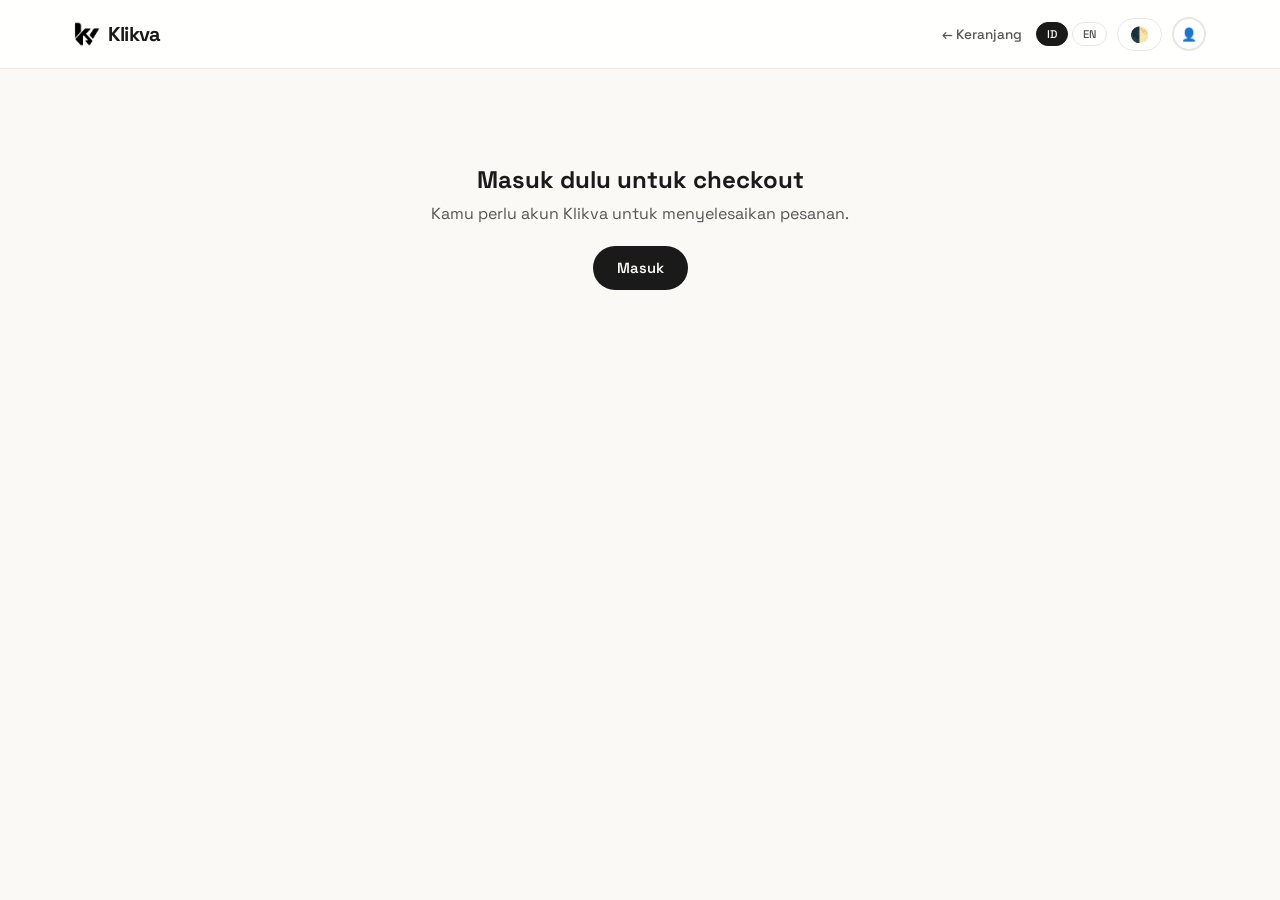
<file: cart.html>
<!DOCTYPE html>
<html lang="id">
<head>
<meta charset="UTF-8">
<meta name="viewport" content="width=device-width, initial-scale=1.0">
<title>Checkout — Klikva</title>
<link rel="icon" type="image/png" href="favicon-klikva.png">
<link href="https://fonts.googleapis.com/css2?family=Space+Grotesk:wght@300;400;500;600;700&display=swap" rel="stylesheet">
<style>
*{margin:0;padding:0;box-sizing:border-box}
:root{--bg:#FAF9F6;--bg-card:#fff;--text:#1A1A1A;--text-secondary:#555;--muted:#6B6B6B;--border:#E8E6E1;--shadow-hover:0 12px 40px rgba(0,0,0,.08);--radius:20px;--font:'Space Grotesk',sans-serif;--nav-bg:rgba(255,255,255,.88);--ok:#059669;--warn:#B45309;--bad:#DC2626}
[data-theme="dark"]{--bg:#121212;--bg-card:#1E1E1E;--text:#EDEDED;--text-secondary:#AAA;--muted:#A0A0A0;--border:#2A2A2A;--shadow-hover:0 12px 40px rgba(0,0,0,.3);--nav-bg:rgba(18,18,18,.92);--ok:#34D399;--warn:#FBBF24;--bad:#F87171}
body{font-family:var(--font);background:var(--bg);color:var(--text);transition:background .3s,color .3s;-webkit-font-smoothing:antialiased;min-height:100vh}
a{text-decoration:none;color:inherit}
button{font-family:inherit;cursor:pointer;border:none;background:none;color:inherit}
input,textarea,select{font-family:inherit}
:focus-visible{outline:2px solid var(--text);outline-offset:2px}
[hidden]{display:none!important}
.sr-only{position:absolute;width:1px;height:1px;overflow:hidden;clip:rect(0 0 0 0);white-space:nowrap}

/* NAV */
.nav{position:sticky;top:0;z-index:50;background:var(--nav-bg);backdrop-filter:blur(20px);-webkit-backdrop-filter:blur(20px);box-shadow:0 1px 0 var(--border)}
.nav-inner{max-width:1180px;margin:0 auto;padding:0 24px;height:68px;display:flex;align-items:center;justify-content:space-between;gap:12px}
.nav-logo{display:flex;align-items:center;gap:8px;font-size:1.25rem;font-weight:800;letter-spacing:-.04em}
.nav-logo-img{width:26px;height:26px;object-fit:contain;filter:invert(1);transition:filter .3s}
[data-theme="dark"] .nav-logo-img{filter:none}
.nav-right{display:flex;align-items:center;gap:10px}
.back-link{font-size:.85rem;font-weight:500;color:var(--text-secondary);padding:8px 4px}
.back-link:hover{color:var(--text)}
.lang-switcher{display:flex;gap:4px}
.lang-btn{border:1px solid var(--border);border-radius:20px;padding:4px 10px;font-size:.7rem;font-weight:500;color:var(--text-secondary)}
.lang-btn.active{background:var(--text);border-color:var(--text);color:var(--bg)}
.theme-btn{border:1.5px solid var(--border);border-radius:50px;padding:6px 12px;font-size:.95rem}
.theme-btn:hover{border-color:var(--text)}
.avatar{width:34px;height:34px;border-radius:50%;border:2px solid var(--border);display:grid;place-items:center;font-size:.8rem;font-weight:700;background:var(--bg-card)}

/* LAYOUT */
.wrap{max-width:1180px;margin:0 auto;padding:36px 24px 72px}
.page-head{margin-bottom:24px}
.page-head h1{font-size:clamp(1.6rem,3vw,2.1rem);font-weight:700;letter-spacing:-.02em}
.page-head p{color:var(--text-secondary);margin-top:6px;font-size:.95rem}
.grid{display:grid;grid-template-columns:minmax(0,1fr) 400px;gap:28px;align-items:start}
.stack{display:flex;flex-direction:column;gap:20px}
.card{background:var(--bg-card);border:1px solid var(--border);border-radius:var(--radius);padding:28px}
.card-head{display:flex;align-items:center;gap:12px;margin-bottom:20px}
.step-n{width:28px;height:28px;border-radius:50%;border:1.5px solid var(--text);display:grid;place-items:center;font-size:.75rem;font-weight:700;flex-shrink:0}
.card-head h2{font-size:1.05rem;font-weight:700;letter-spacing:-.01em}

/* FORM */
.row{display:grid;grid-template-columns:1fr 1fr;gap:14px}
.field{margin-bottom:14px}
.field:last-child{margin-bottom:0}
.field label{display:block;font-size:.78rem;font-weight:600;color:var(--text-secondary);margin-bottom:6px}
.field input,.field textarea{width:100%;padding:12px 14px;background:var(--bg-card);color:var(--text);border:1.5px solid var(--border);border-radius:14px;font-size:.92rem;transition:border-color .2s,box-shadow .2s}
.field textarea{resize:vertical;min-height:84px}
.field input::placeholder,.field textarea::placeholder{color:var(--muted);opacity:.7}
.field input:focus,.field textarea:focus{outline:none;border-color:var(--text);box-shadow:0 0 0 3px color-mix(in srgb,var(--text) 12%,transparent)}
.field input[aria-invalid="true"],.field textarea[aria-invalid="true"]{border-color:var(--bad)}
.err{color:var(--bad);font-size:.75rem;margin-top:5px;font-weight:500}

/* OPTION CARDS */
fieldset{border:0;min-width:0}
.opts{display:flex;flex-direction:column;gap:10px}
.opt{display:flex;align-items:center;gap:14px;padding:14px 16px;border:1.5px solid var(--border);border-radius:16px;cursor:pointer;transition:border-color .2s,background .2s}
.opt:hover{border-color:var(--text)}
.opt.selected{border-color:var(--text);background:var(--bg)}
.opt input{width:18px;height:18px;accent-color:var(--text);flex-shrink:0}
.opt-main{flex:1;min-width:0}
.opt-main b{display:block;font-size:.92rem}
.opt-main small{display:block;font-size:.76rem;color:var(--muted);margin-top:2px}
.opt-price{font-weight:700;font-size:.9rem;white-space:nowrap}
.seg{display:inline-flex;padding:4px;border:1.5px solid var(--border);border-radius:999px;margin-bottom:14px;gap:2px}
.seg label{position:relative;cursor:pointer}
.seg input{position:absolute;opacity:0;inset:0;cursor:pointer}
.seg span{display:block;padding:7px 16px;border-radius:999px;font-size:.82rem;font-weight:600;color:var(--text-secondary);transition:background .2s,color .2s}
.seg input:checked+span{background:var(--text);color:var(--bg)}
.seg input:focus-visible+span{outline:2px solid var(--text);outline-offset:2px}
.sub-label{font-size:.78rem;font-weight:600;color:var(--text-secondary);margin-bottom:8px;display:block}

/* PAYMENT PANEL */
.pay-panel{margin-top:14px;padding:16px;border-radius:16px;background:var(--bg);border:1px solid var(--border);font-size:.88rem}
.pay-panel p{color:var(--text-secondary);line-height:1.55}
.acct{display:flex;align-items:center;justify-content:space-between;gap:12px;padding:10px 0;border-bottom:1px solid var(--border)}
.acct:last-of-type{border-bottom:0}
.acct b{font-size:.85rem}
.acct .num{font-size:1.05rem;font-weight:700;letter-spacing:.06em;font-variant-numeric:tabular-nums}
.acct small{display:block;color:var(--muted);font-size:.74rem}
.copy-btn{border:1.5px solid var(--border);border-radius:999px;padding:5px 12px;font-size:.74rem;font-weight:600;flex-shrink:0}
.copy-btn:hover{border-color:var(--text)}
.qris-img{display:block;width:200px;max-width:100%;border-radius:14px;margin:0 auto 10px;border:1px solid var(--border);background:#fff}

/* SUMMARY */
.summary{position:sticky;top:92px}
.summary h2{font-size:1.05rem;font-weight:700;margin-bottom:16px}
.items{max-height:320px;overflow-y:auto;margin:0 -6px 14px;padding:0 6px}
.line{display:grid;grid-template-columns:56px 1fr auto;gap:12px;padding:12px 0;border-bottom:1px solid var(--border);align-items:start}
.line:last-child{border-bottom:0}
.thumb{width:56px;height:56px;border-radius:14px;background:var(--bg);display:grid;place-items:center;font-size:1.7rem;overflow:hidden}
.thumb img{width:100%;height:100%;object-fit:contain}
.line-name{font-size:.86rem;font-weight:600;line-height:1.3;display:-webkit-box;-webkit-line-clamp:2;-webkit-box-orient:vertical;overflow:hidden}
.line-meta{font-size:.76rem;color:var(--muted);margin-top:3px}
.line-price{font-size:.86rem;font-weight:700;white-space:nowrap}
.tag{display:inline-block;margin-top:5px;font-size:.7rem;font-weight:700;padding:2px 8px;border-radius:999px}
.tag.bad{color:var(--bad);background:color-mix(in srgb,var(--bad) 12%,transparent)}
.tag.warn{color:var(--warn);background:color-mix(in srgb,var(--warn) 14%,transparent)}
.tag-btn{margin-left:6px;font-size:.72rem;font-weight:600;text-decoration:underline;color:var(--text-secondary)}
.line.is-bad .thumb{opacity:.55}
.promo{display:flex;gap:8px;margin-bottom:6px}
.promo input{flex:1;min-width:0;padding:10px 14px;border:1.5px solid var(--border);border-radius:999px;background:var(--bg-card);color:var(--text);font-size:.85rem;text-transform:uppercase}
.promo input::placeholder{text-transform:none;color:var(--muted);opacity:.7}
.promo input:focus{outline:none;border-color:var(--text)}
.promo-msg{font-size:.76rem;min-height:1.1rem;margin:2px 0 12px 4px;font-weight:500}
.promo-msg.ok{color:var(--ok)}.promo-msg.bad{color:var(--bad)}
.totals{border-top:1px solid var(--border);padding-top:14px}
.t-row{display:flex;justify-content:space-between;font-size:.88rem;margin-bottom:10px;color:var(--text-secondary)}
.t-row.disc span:last-child{color:var(--ok);font-weight:600}
.t-row.total{font-size:1.15rem;font-weight:700;color:var(--text);border-top:1px solid var(--border);padding-top:14px;margin:14px 0 0}
.hint{font-size:.78rem;color:var(--bad);text-align:center;margin-top:10px;min-height:1.1rem;font-weight:500}
.edit-cart{display:block;text-align:center;margin-top:10px;font-size:.82rem;color:var(--text-secondary);text-decoration:underline}

/* BUTTONS */
.btn-solid{display:inline-flex;align-items:center;justify-content:center;gap:8px;font-size:.92rem;font-weight:600;color:var(--bg);padding:13px 24px;border-radius:50px;background:var(--text);transition:opacity .2s,transform .2s}
.btn-solid:hover:not(:disabled){opacity:.85;transform:scale(1.02)}
.btn-solid:disabled{opacity:.4;cursor:not-allowed}
.btn-solid.block{width:100%}
.btn-ghost{display:inline-flex;align-items:center;justify-content:center;font-size:.9rem;font-weight:500;padding:12px 22px;border-radius:50px;border:1.5px solid var(--border);transition:border-color .2s}
.btn-ghost:hover{border-color:var(--text)}
.spin{width:14px;height:14px;border:2px solid color-mix(in srgb,var(--bg) 35%,transparent);border-top-color:var(--bg);border-radius:50%;animation:spin .7s linear infinite}
@keyframes spin{to{transform:rotate(360deg)}}

/* BANNERS */
.banner{display:flex;gap:12px;padding:14px 16px;border-radius:16px;border:1px solid;margin-bottom:20px;font-size:.86rem;line-height:1.5}
.banner.bad{border-color:color-mix(in srgb,var(--bad) 40%,transparent);background:color-mix(in srgb,var(--bad) 8%,var(--bg-card))}
.banner.warn{border-color:color-mix(in srgb,var(--warn) 40%,transparent);background:color-mix(in srgb,var(--warn) 8%,var(--bg-card))}
.banner b{display:block;margin-bottom:4px}
.banner.bad b{color:var(--bad)}.banner.warn b{color:var(--warn)}
.banner ul{padding-left:18px}
.banner a{display:inline-block;margin-top:8px;font-weight:600;text-decoration:underline}

/* STATES */
.state{max-width:520px;margin:60px auto;text-align:center}
.state h2{font-size:1.5rem;font-weight:700;margin-bottom:8px}
.state p{color:var(--text-secondary);margin-bottom:22px}
.sk{display:block;height:14px;border-radius:8px;background:linear-gradient(90deg,var(--border),color-mix(in srgb,var(--border) 45%,transparent),var(--border));background-size:200% 100%;animation:sk 1.2s linear infinite}
@keyframes sk{to{background-position:-200% 0}}
.sk-line{display:grid;grid-template-columns:56px 1fr;gap:12px;padding:12px 0}
.sk-line .sk:first-child{height:56px;border-radius:14px}

/* SUCCESS */
.ok-wrap{max-width:680px;margin:0 auto}
.ok-head{text-align:center;margin-bottom:26px}
.ok-icon{width:64px;height:64px;border-radius:50%;background:color-mix(in srgb,var(--ok) 14%,transparent);color:var(--ok);display:grid;place-items:center;margin:0 auto 16px}
.ok-head h1{font-size:1.7rem;font-weight:700;letter-spacing:-.02em}
.ok-head p{color:var(--text-secondary);margin-top:8px;font-size:.95rem}
.kv{display:flex;justify-content:space-between;gap:16px;padding:11px 0;border-bottom:1px solid var(--border);font-size:.9rem}
.kv:last-child{border-bottom:0}
.kv span:first-child{color:var(--text-secondary)}
.kv b{font-weight:700;text-align:right}
.chip{display:inline-block;padding:3px 12px;border-radius:999px;font-size:.76rem;font-weight:700;color:var(--warn);background:color-mix(in srgb,var(--warn) 14%,transparent)}
.chip.ok{color:var(--ok);background:color-mix(in srgb,var(--ok) 14%,transparent)}
.upload{border:2px dashed var(--border);border-radius:16px;padding:18px;text-align:center;margin-top:12px}
.upload img{max-width:100%;max-height:200px;border-radius:12px;margin:10px auto 0;display:block}
.actions{display:flex;gap:10px;flex-wrap:wrap;justify-content:center;margin-top:22px}
.wa{background:#25D366;color:#fff}
.wa:hover{opacity:.9}

/* MOBILE BAR + TOAST */
.mbar{display:none;position:fixed;left:0;right:0;bottom:0;z-index:60;background:var(--nav-bg);backdrop-filter:blur(20px);-webkit-backdrop-filter:blur(20px);border-top:1px solid var(--border);padding:12px 16px;align-items:center;justify-content:space-between;gap:14px}
.mbar small{display:block;font-size:.72rem;color:var(--muted)}
.mbar b{font-size:1.05rem}
.toast{position:fixed;bottom:30px;left:50%;transform:translateX(-50%) translateY(100px);background:#111;color:#fff;padding:13px 24px;border-radius:50px;font-size:.88rem;font-weight:500;z-index:9999;opacity:0;transition:all .45s cubic-bezier(.68,-.55,.265,1.55);pointer-events:none;box-shadow:0 8px 32px rgba(0,0,0,.2);max-width:calc(100vw - 32px);text-align:center}
.toast.show{opacity:1;transform:translateX(-50%)}
.toast.ok{background:#059669}.toast.warn{background:#B45309}.toast.bad{background:#DC2626}

@media(max-width:960px){
  .grid{grid-template-columns:1fr}
  .summary{position:static}
  .mbar{display:flex}
  .wrap{padding-bottom:110px}
  .btn-desktop{display:none}
  .toast{bottom:92px}
}
@media(max-width:560px){
  .row{grid-template-columns:1fr}
  .card{padding:22px 18px}
  .back-link{display:none}
  .nav-inner{padding:0 16px}
  .wrap{padding-left:16px;padding-right:16px}
}
@media(prefers-reduced-motion:reduce){*{animation-duration:.01ms!important;transition-duration:.01ms!important}}
</style>
</head>
<body>

<nav class="nav"><div class="nav-inner">
  <a href="index.html" class="nav-logo"><img src="logo-klikva.png" alt="" class="nav-logo-img">Klikva</a>
  <div class="nav-right">
    <a href="cart.html" class="back-link" data-i18n="back_cart">← Keranjang</a>
    <div class="lang-switcher"><button type="button" class="lang-btn active" data-lang="id">ID</button><button type="button" class="lang-btn" data-lang="en">EN</button></div>
    <button type="button" class="theme-btn" id="themeBtn" data-i18n-aria="theme" aria-label="Ganti tema">🌓</button>
    <div class="avatar" id="avatar" aria-hidden="true">👤</div>
  </div>
</div></nav>

<main class="wrap" id="app">

  <!-- STATE: belum login -->
  <section class="state" id="viewAuth" hidden>
    <h2 data-i18n="auth_title">Masuk dulu untuk checkout</h2>
    <p data-i18n="auth_sub">Kamu perlu akun Klikva untuk menyelesaikan pesanan.</p>
    <a class="btn-solid" href="login.html" data-i18n="auth_btn">Masuk</a>
  </section>

  <!-- STATE: keranjang kosong -->
  <section class="state" id="viewEmpty" hidden>
    <h2 data-i18n="empty_title">Keranjang kamu kosong</h2>
    <p data-i18n="empty_sub">Tambahkan produk dulu sebelum checkout.</p>
    <a class="btn-solid" href="shop.html" data-i18n="empty_btn">Belanja sekarang</a>
  </section>

  <!-- CHECKOUT -->
  <section id="viewCheckout" hidden>
    <div class="page-head">
      <h1 data-i18n="title">Checkout</h1>
      <p data-i18n="sub">Lengkapi data pengiriman dan pilih cara pembayaran.</p>
    </div>
    <div id="alerts"></div>

    <div class="grid">
      <form id="orderForm" class="stack" novalidate autocomplete="on">

        <div class="card">
          <div class="card-head"><span class="step-n">1</span><h2 data-i18n="s1">Pengiriman</h2></div>
          <div class="row">
            <div class="field"><label for="fName" data-i18n="f_name">Nama lengkap</label><input id="fName" type="text" autocomplete="name"><div class="err" id="err-fName" role="alert" hidden></div></div>
            <div class="field"><label for="fEmail" data-i18n="f_email">Email</label><input id="fEmail" type="email" autocomplete="email" inputmode="email"><div class="err" id="err-fEmail" role="alert" hidden></div></div>
          </div>
          <div class="field"><label for="fPhone" data-i18n="f_phone">No. WhatsApp</label><input id="fPhone" type="tel" autocomplete="tel" inputmode="tel" data-i18n-ph="ph_phone" placeholder="0812xxxxxxxx"><div class="err" id="err-fPhone" role="alert" hidden></div></div>
          <div class="field"><label for="fAddress" data-i18n="f_address">Alamat lengkap</label><textarea id="fAddress" autocomplete="street-address" data-i18n-ph="ph_address" placeholder="Nama jalan, nomor rumah, RT/RW..."></textarea><div class="err" id="err-fAddress" role="alert" hidden></div></div>
          <div class="row">
            <div class="field"><label for="fDistrict" data-i18n="f_district">Kecamatan</label><input id="fDistrict" type="text"><div class="err" id="err-fDistrict" role="alert" hidden></div></div>
            <div class="field"><label for="fCity" data-i18n="f_city">Kota</label><input id="fCity" type="text" autocomplete="address-level2"><div class="err" id="err-fCity" role="alert" hidden></div></div>
          </div>
          <div class="field" style="max-width:220px"><label for="fPostal" data-i18n="f_postal">Kode pos</label><input id="fPostal" type="text" inputmode="numeric" maxlength="5" autocomplete="postal-code"><div class="err" id="err-fPostal" role="alert" hidden></div></div>
        </div>

        <div class="card">
          <div class="card-head"><span class="step-n">2</span><h2 data-i18n="s2">Kurir</h2></div>
          <span class="sub-label" data-i18n="c_service">Layanan</span>
          <div class="seg" role="radiogroup" aria-label="Layanan">
            <label><input type="radio" name="ctype" value="reguler" checked><span data-i18n="c_reg">Reguler</span></label>
            <label><input type="radio" name="ctype" value="express"><span data-i18n="c_exp">Express</span></label>
          </div>
          <fieldset><legend class="sr-only" data-i18n="s2">Kurir</legend><div class="opts" id="courierList"></div></fieldset>
        </div>

        <div class="card">
          <div class="card-head"><span class="step-n">3</span><h2 data-i18n="s3">Pembayaran</h2></div>
          <fieldset><legend class="sr-only" data-i18n="s3">Pembayaran</legend><div class="opts" id="payList"></div></fieldset>
          <div class="pay-panel" id="payPanel"></div>
        </div>

        <div class="card">
          <div class="card-head"><span class="step-n">4</span><h2 data-i18n="s4">Catatan (opsional)</h2></div>
          <div class="field"><label for="fNotes" class="sr-only" data-i18n="s4">Catatan</label><textarea id="fNotes" maxlength="300" data-i18n-ph="ph_notes" placeholder="Catatan untuk penjual"></textarea></div>
        </div>
      </form>

      <aside class="card summary" aria-labelledby="sumTitle">
        <h2 id="sumTitle" data-i18n="sum_title">Ringkasan pesanan</h2>
        <div class="items" id="items"></div>

        <div class="promo">
          <input id="promoInput" type="text" autocomplete="off" aria-label="Kode promo" data-i18n-ph="promo_ph" placeholder="WELCOME10 / FREESHIP">
          <button type="button" class="btn-ghost" id="promoBtn" style="padding:9px 18px" data-i18n="promo_apply">Pakai</button>
        </div>
        <div class="promo-msg" id="promoMsg" aria-live="polite"></div>

        <div class="totals" id="totals"></div>
        <button type="button" class="btn-solid block btn-desktop" id="placeBtn" style="margin-top:18px"></button>
        <div class="hint" id="hint" aria-live="polite"></div>
        <a href="cart.html" class="edit-cart" data-i18n="edit_cart">Ubah keranjang</a>
      </aside>
    </div>

    <div class="mbar" id="mbar">
      <div><small data-i18n="sum_total">Total</small><b id="mbTotal">Rp 0</b></div>
      <button type="button" class="btn-solid" id="mbBtn"></button>
    </div>
  </section>

  <!-- SUKSES -->
  <section id="viewSuccess" hidden></section>
</main>

<div class="toast" id="toast" role="status" aria-live="polite"></div>

<script>
/* =====================================================================
   KONFIGURASI  — sesuaikan bagian ini
===================================================================== */
const CONFIG = {
  // Apps Script yang sama dengan shop.html (getProducts) + orders-api.gs
  API_URL: 'https://script.google.com/macros/s/AKfycbxmwYJCnVjqFKD_dMhYsEkxKP4kR4gWyHXUcYXwpMwo990-L2bzgKzGQa5BCBCbd0Tk2w/exec',
  ADMIN_WHATSAPP: '6285335627469',

  // GANTI dengan rekening asli sebelum dipakai pelanggan
  BANK_ACCOUNTS: [
    { bank: 'BCA',     number: '123 456 7890', holder: 'Klikva Indonesia' },
    { bank: 'Mandiri', number: '987 654 3210', holder: 'Klikva Indonesia' },
    { bank: 'BNI',     number: '456 789 0123', holder: 'Klikva Indonesia' }
  ],

  // URL gambar QRIS asli milik toko. Kosong = opsi QRIS disembunyikan.
  QRIS_IMAGE_URL: '',

  // Harus sama dengan OC.COURIERS & OC.PROMOS di orders-api.gs (server yang menentukan total akhir)
  COURIERS: {
    jne:     { name: 'JNE',         regular: 15000, express: 25000, estDays: '2-3' },
    jnt:     { name: 'J&T Express', regular: 12000, express: 22000, estDays: '2-3' },
    sicepat: { name: 'SiCepat',     regular: 10000, express: 20000, estDays: '1-2' }
  },
  PROMOS: {
    WELCOME10: { type: 'percent', value: 10 },
    FREESHIP:  { type: 'free_shipping' }
  }
};

/* =====================================================================
   TERJEMAHAN
===================================================================== */
const I18N = {
  id: {
    theme:'Ganti tema', back_cart:'← Keranjang',
    auth_title:'Masuk dulu untuk checkout', auth_sub:'Kamu perlu akun Klikva untuk menyelesaikan pesanan.', auth_btn:'Masuk',
    empty_title:'Keranjang kamu kosong', empty_sub:'Tambahkan produk dulu sebelum checkout.', empty_btn:'Belanja sekarang',
    title:'Checkout', sub:'Lengkapi data pengiriman dan pilih cara pembayaran.',
    s1:'Pengiriman', s2:'Kurir', s3:'Pembayaran', s4:'Catatan (opsional)',
    f_name:'Nama lengkap', f_email:'Email', f_phone:'No. WhatsApp', f_address:'Alamat lengkap', f_district:'Kecamatan', f_city:'Kota', f_postal:'Kode pos',
    ph_phone:'0812xxxxxxxx', ph_address:'Nama jalan, nomor rumah, RT/RW...', ph_notes:'Catatan untuk penjual, misalnya jam pengiriman',
    e_required:'Wajib diisi', e_email:'Format email tidak valid', e_phone:'Gunakan format 08xxxxxxxxxx', e_postal:'Kode pos terdiri dari 5 angka',
    c_service:'Layanan', c_reg:'Reguler', c_exp:'Express', c_est:'Estimasi {d} hari', c_faster:'Lebih cepat dari reguler',
    p_bank:'Transfer bank', p_bank_sub:'Bukti transfer diunggah setelah pesanan dibuat', p_qris:'QRIS', p_qris_sub:'Scan dengan aplikasi bank atau e-wallet', p_cod:'Bayar di tempat (COD)', p_cod_sub:'Bayar tunai saat paket tiba',
    pay_bank_note:'Transfer ke salah satu rekening di bawah setelah pesanan dibuat.', pay_qris_note:'Kode QRIS ditampilkan setelah pesanan dibuat.', pay_cod_note:'Tidak perlu membayar sekarang. Siapkan uang tunai saat paket tiba.',
    sum_title:'Ringkasan pesanan', sum_subtotal:'Subtotal', sum_shipping:'Ongkir ({c})', sum_discount:'Diskon', sum_total:'Total', qty:'Jml {n}',
    promo_ph:'WELCOME10 / FREESHIP', promo_apply:'Pakai', promo_remove:'Hapus kode', promo_ok:'Kode {code} dipakai', promo_bad:'Kode tidak valid',
    edit_cart:'Ubah keranjang', btn_place:'Buat pesanan', btn_placing:'Memproses...', btn_loading:'Memuat produk...', btn_error:'Produk belum termuat',
    h_blocked:'Perbaiki produk bermasalah untuk melanjutkan',
    st_out:'Stok habis', st_insufficient:'Stok tidak cukup (sisa {n})', st_low:'Stok menipis, sisa {n}', st_missing:'Produk tidak tersedia lagi', rm:'Hapus',
    a_block:'Ada produk yang tidak bisa dipesan', a_low:'Stok hampir habis, segera selesaikan pesanan', a_cart:'Kembali ke keranjang',
    err_products:'Gagal memuat data produk', retry:'Coba lagi',
    t_copied:'Disalin', t_net:'Koneksi bermasalah. Coba lagi.', t_fail:'Gagal membuat pesanan', t_fix:'Lengkapi data yang ditandai', t_proof_ok:'Bukti transfer terkirim', t_proof_big:'Gambar terlalu besar (maks 8 MB)', t_proof_type:'Pilih file gambar', t_stock:'Stok berubah, periksa keranjang',
    ok_title:'Pesanan berhasil dibuat', ok_sub:'Terima kasih sudah berbelanja di Klikva. Konfirmasi dikirim ke {email}.',
    ok_id:'Nomor pesanan', ok_status:'Status', ok_method:'Pembayaran', ok_total:'Total', ok_to_pay:'Total yang harus dibayar',
    ok_bank_hint:'Transfer sesuai total, lalu unggah bukti di bawah.', ok_qris_hint:'Scan QRIS, lalu unggah bukti pembayaran di bawah.', ok_qris_missing:'Kode QRIS belum tersedia. Hubungi kami lewat WhatsApp untuk cara pembayaran.', ok_cod:'Siapkan uang tunai saat paket tiba.',
    ok_proof_title:'Unggah bukti pembayaran', ok_proof_choose:'Pilih gambar', ok_proof_send:'Kirim bukti', ok_proof_sent:'Bukti pembayaran sudah terkirim',
    ok_wa:'Hubungi via WhatsApp', ok_continue:'Lanjut belanja', ok_account:'Lihat akun', copy:'Salin',
    m_bank_transfer:'Transfer bank', m_qris:'QRIS', m_cod:'COD',
    status_waiting_payment:'Menunggu pembayaran', status_waiting_confirm:'Menunggu konfirmasi', status_waiting_verify:'Menunggu verifikasi',
    wa_pay:'Halo Klikva, saya sudah membayar pesanan {id}.\nNama: {name}\nTotal: {total}\nMohon dikonfirmasi.', wa_cod:'Halo Klikva, saya baru membuat pesanan COD {id}.\nNama: {name}\nTotal: {total}'
  },
  en: {
    theme:'Toggle theme', back_cart:'← Cart',
    auth_title:'Sign in to check out', auth_sub:'You need a Klikva account to complete your order.', auth_btn:'Sign in',
    empty_title:'Your cart is empty', empty_sub:'Add some products before checking out.', empty_btn:'Shop now',
    title:'Checkout', sub:'Complete your shipping details and choose how to pay.',
    s1:'Shipping', s2:'Courier', s3:'Payment', s4:'Notes (optional)',
    f_name:'Full name', f_email:'Email', f_phone:'WhatsApp number', f_address:'Full address', f_district:'District', f_city:'City', f_postal:'Postal code',
    ph_phone:'0812xxxxxxxx', ph_address:'Street, house number, neighborhood...', ph_notes:'Note for the seller, e.g. preferred delivery time',
    e_required:'Required', e_email:'Invalid email format', e_phone:'Use the format 08xxxxxxxxxx', e_postal:'Postal code has 5 digits',
    c_service:'Service', c_reg:'Regular', c_exp:'Express', c_est:'Estimated {d} days', c_faster:'Faster than regular',
    p_bank:'Bank transfer', p_bank_sub:'Upload proof after placing the order', p_qris:'QRIS', p_qris_sub:'Scan with your bank or e-wallet app', p_cod:'Cash on delivery (COD)', p_cod_sub:'Pay in cash when the parcel arrives',
    pay_bank_note:'Transfer to one of the accounts below after placing the order.', pay_qris_note:'The QRIS code is shown after you place the order.', pay_cod_note:'No payment needed now. Have cash ready when the parcel arrives.',
    sum_title:'Order summary', sum_subtotal:'Subtotal', sum_shipping:'Shipping ({c})', sum_discount:'Discount', sum_total:'Total', qty:'Qty {n}',
    promo_ph:'WELCOME10 / FREESHIP', promo_apply:'Apply', promo_remove:'Remove code', promo_ok:'Code {code} applied', promo_bad:'Invalid code',
    edit_cart:'Edit cart', btn_place:'Place order', btn_placing:'Processing...', btn_loading:'Loading products...', btn_error:'Products not loaded',
    h_blocked:'Fix the problem items to continue',
    st_out:'Out of stock', st_insufficient:'Not enough stock ({n} left)', st_low:'Low stock, {n} left', st_missing:'No longer available', rm:'Remove',
    a_block:"Some items can't be ordered", a_low:'Stock is running low, complete your order soon', a_cart:'Back to cart',
    err_products:"Couldn't load product data", retry:'Try again',
    t_copied:'Copied', t_net:'Connection problem. Please try again.', t_fail:"Couldn't place the order", t_fix:'Please fix the highlighted fields', t_proof_ok:'Proof of payment sent', t_proof_big:'Image too large (max 8 MB)', t_proof_type:'Choose an image file', t_stock:'Stock changed, please check your cart',
    ok_title:'Order placed', ok_sub:'Thanks for shopping at Klikva. A confirmation was sent to {email}.',
    ok_id:'Order number', ok_status:'Status', ok_method:'Payment', ok_total:'Total', ok_to_pay:'Amount to pay',
    ok_bank_hint:'Transfer the exact total, then upload proof below.', ok_qris_hint:'Scan the QRIS code, then upload proof of payment below.', ok_qris_missing:'The QRIS code is not available yet. Contact us on WhatsApp for payment instructions.', ok_cod:'Have cash ready when the parcel arrives.',
    ok_proof_title:'Upload proof of payment', ok_proof_choose:'Choose image', ok_proof_send:'Send proof', ok_proof_sent:'Proof of payment sent',
    ok_wa:'Contact via WhatsApp', ok_continue:'Continue shopping', ok_account:'My account', copy:'Copy',
    m_bank_transfer:'Bank transfer', m_qris:'QRIS', m_cod:'COD',
    status_waiting_payment:'Awaiting payment', status_waiting_confirm:'Awaiting confirmation', status_waiting_verify:'Awaiting verification',
    wa_pay:'Hello Klikva, I have paid for order {id}.\nName: {name}\nTotal: {total}\nPlease confirm.', wa_cod:'Hello Klikva, I just placed a COD order {id}.\nName: {name}\nTotal: {total}'
  }
};
const STATUS_KEYS = { 'Menunggu Pembayaran':'status_waiting_payment', 'Menunggu Konfirmasi':'status_waiting_confirm', 'Menunggu Verifikasi':'status_waiting_verify' };

/* =====================================================================
   STATE & HELPERS
===================================================================== */
const S = { lang: localStorage.getItem('klikva_lang') === 'en' ? 'en' : 'id', cart: [], products: [], loading: true, productsError: false,
  courier: 'jne', ctype: 'reguler', payment: 'bank_transfer', promo: null, submitting: false, requestId: '', lastOrder: null };

const $  = (s, r = document) => r.querySelector(s);
const $$ = (s, r = document) => Array.from(r.querySelectorAll(s));
const esc = s => String(s == null ? '' : s).replace(/[&<>"']/g, c => ({ '&':'&amp;', '<':'&lt;', '>':'&gt;', '"':'&quot;', "'":'&#39;' }[c]));
const rp  = n => 'Rp ' + (Number(n) || 0).toLocaleString('id-ID');
const t   = (k, v = {}) => { let s = (I18N[S.lang][k] ?? I18N.id[k] ?? k); Object.keys(v).forEach(x => { s = s.split('{' + x + '}').join(v[x]); }); return s; };
const readJSON = (k, fb) => { try { const v = JSON.parse(localStorage.getItem(k)); return v == null ? fb : v; } catch (e) { return fb; } };
const newId = () => (window.crypto && crypto.randomUUID) ? crypto.randomUUID() : 'r' + Date.now() + Math.random().toString(36).slice(2, 10);

let toastTimer;
function toast(msg, type = '') {
  const el = $('#toast'); el.textContent = msg; el.className = 'toast show ' + type;
  clearTimeout(toastTimer); toastTimer = setTimeout(() => { el.className = 'toast'; }, 3200);
}

function applyStaticI18n() {
  document.documentElement.lang = S.lang;
  $$('[data-i18n]').forEach(el => { el.textContent = t(el.dataset.i18n); });
  $$('[data-i18n-ph]').forEach(el => { el.placeholder = t(el.dataset.i18nPh); });
  $$('[data-i18n-aria]').forEach(el => { el.setAttribute('aria-label', t(el.dataset.i18nAria)); });
  $$('.lang-btn').forEach(b => b.classList.toggle('active', b.dataset.lang === S.lang));
}

/* ---------- Produk, keranjang, stok ---------- */
const saveCart = () => localStorage.setItem('klikva_cart', JSON.stringify(S.cart));
const findProduct = id => S.products.find(p => String(p.id) === String(id));

function stockStatus(p, qty) {
  const raw = p.stock;
  if (raw === null || raw === undefined || raw === '') return { status: 'ok' };
  const n = Number(raw);
  if (isNaN(n)) return { status: 'ok' };
  if (n <= 0) return { status: 'out', left: 0 };
  if (qty > n) return { status: 'insufficient', left: n };
  if (n <= 3) return { status: 'low', left: n };
  return { status: 'ok', left: n };
}
function lines() {
  return S.cart.map(it => {
    const p = findProduct(it.id);
    return { it, p, st: p ? stockStatus(p, it.quantity) : { status: 'missing' } };
  });
}
const BAD = ['missing', 'out', 'insufficient'];
const blocking = () => S.loading && !S.products.length ? [] : lines().filter(l => BAD.includes(l.st.status));

function totals() {
  let sub = 0;
  lines().forEach(l => { if (l.p) sub += (Number(l.p.price) || 0) * l.it.quantity; });
  const c = CONFIG.COURIERS[S.courier];
  const ship = sub > 0 ? (S.ctype === 'express' ? c.express : c.regular) : 0;
  let disc = 0;
  if (S.promo) {
    const r = CONFIG.PROMOS[S.promo];
    if (r.type === 'percent') disc = Math.floor(sub * r.value / 100);
    else if (r.type === 'free_shipping') disc = ship;
  }
  disc = Math.min(disc, sub + ship);
  return { sub, ship, disc, total: sub + ship - disc };
}

function reasonText(l) {
  if (l.st.status === 'missing') return t('st_missing');
  if (l.st.status === 'out') return t('st_out');
  if (l.st.status === 'insufficient') return t('st_insufficient', { n: l.st.left });
  return t('st_low', { n: l.st.left });
}
function thumb(p) {
  const img = String((p && p.image) || '');
  return /^(data:|https?:)/.test(img) ? `<img src="${esc(img)}" alt="">` : `<span aria-hidden="true">${esc(img || '📦')}</span>`;
}

/* =====================================================================
   RENDER
===================================================================== */
function renderAlerts() {
  const bad = blocking();
  const low = lines().filter(l => l.st.status === 'low');
  let html = '';
  if (bad.length) {
    html += `<div class="banner bad" role="alert"><div><b>${t('a_block')}</b><ul>${bad.map(l => `<li>${esc(l.p ? l.p.name : '#' + l.it.id)} — ${reasonText(l)}</li>`).join('')}</ul><a href="cart.html">${t('a_cart')}</a></div></div>`;
  } else if (low.length) {
    html += `<div class="banner warn"><div><b>${t('a_low')}</b><ul>${low.map(l => `<li>${esc(l.p.name)} — ${reasonText(l)}</li>`).join('')}</ul></div></div>`;
  }
  $('#alerts').innerHTML = html;
}

function renderCourierList() {
  $('#courierList').innerHTML = Object.entries(CONFIG.COURIERS).map(([k, c]) => {
    const price = S.ctype === 'express' ? c.express : c.regular;
    const sub = S.ctype === 'express' ? t('c_faster') : t('c_est', { d: c.estDays });
    return `<label class="opt${S.courier === k ? ' selected' : ''}"><input type="radio" name="courier" value="${k}"${S.courier === k ? ' checked' : ''}><span class="opt-main"><b>${esc(c.name)}</b><small>${sub}</small></span><span class="opt-price">${rp(price)}</span></label>`;
  }).join('');
}

function paymentOptions() {
  const o = [{ k: 'bank_transfer', n: t('p_bank'), s: t('p_bank_sub') }];
  if (CONFIG.QRIS_IMAGE_URL) o.push({ k: 'qris', n: t('p_qris'), s: t('p_qris_sub') });
  o.push({ k: 'cod', n: t('p_cod'), s: t('p_cod_sub') });
  return o;
}
function renderPayList() {
  const opts = paymentOptions();
  if (!opts.some(o => o.k === S.payment)) S.payment = 'bank_transfer';
  $('#payList').innerHTML = opts.map(o => `<label class="opt${S.payment === o.k ? ' selected' : ''}"><input type="radio" name="payment" value="${o.k}"${S.payment === o.k ? ' checked' : ''}><span class="opt-main"><b>${o.n}</b><small>${o.s}</small></span></label>`).join('');
}

function accountsHtml() {
  return CONFIG.BANK_ACCOUNTS.map(a => `<div class="acct"><div><b>${esc(a.bank)}</b><span class="num">${esc(a.number)}</span><small>a.n. ${esc(a.holder)}</small></div><button type="button" class="copy-btn" data-copy="${esc(a.number.replace(/\s/g, ''))}">${t('copy')}</button></div>`).join('');
}
function renderPayPanel() {
  const el = $('#payPanel');
  if (S.payment === 'bank_transfer') el.innerHTML = `<p>${t('pay_bank_note')}</p>${accountsHtml()}`;
  else if (S.payment === 'qris') el.innerHTML = `<p>${t('pay_qris_note')}</p>`;
  else el.innerHTML = `<p>${t('pay_cod_note')}</p>`;
}

function renderItems() {
  const box = $('#items');
  if (S.productsError) { box.innerHTML = `<div style="text-align:center;padding:18px 0"><p style="color:var(--bad);font-size:.88rem;margin-bottom:12px">${t('err_products')}</p><button type="button" class="btn-ghost" data-act="retry">${t('retry')}</button></div>`; return; }
  if (S.loading && !S.products.length) { box.innerHTML = [1, 2].map(() => `<div class="sk-line"><span class="sk"></span><span><span class="sk" style="width:80%;margin-bottom:10px"></span><span class="sk" style="width:45%"></span></span></div>`).join(''); return; }
  box.innerHTML = lines().map(l => {
    const bad = BAD.includes(l.st.status), low = l.st.status === 'low';
    const name = l.p ? l.p.name : '#' + l.it.id;
    const price = l.p ? rp((Number(l.p.price) || 0) * l.it.quantity) : '—';
    const tag = bad ? `<span class="tag bad">${reasonText(l)}</span>${l.st.status === 'missing' ? `<button type="button" class="tag-btn" data-rm="${esc(l.it.id)}">${t('rm')}</button>` : ''}` : low ? `<span class="tag warn">${reasonText(l)}</span>` : '';
    return `<div class="line${bad ? ' is-bad' : ''}"><div class="thumb">${thumb(l.p)}</div><div><div class="line-name">${esc(name)}</div><div class="line-meta">${t('qty', { n: l.it.quantity })}${l.p ? ' · ' + rp(l.p.price) : ''}</div>${tag}</div><div class="line-price">${price}</div></div>`;
  }).join('');
}

function renderTotals() {
  const x = totals(), c = CONFIG.COURIERS[S.courier];
  const svc = S.ctype === 'express' ? t('c_exp') : t('c_reg');
  $('#totals').innerHTML =
    `<div class="t-row"><span>${t('sum_subtotal')}</span><span>${rp(x.sub)}</span></div>` +
    `<div class="t-row"><span>${t('sum_shipping', { c: esc(c.name) + ' ' + svc })}</span><span>${rp(x.ship)}</span></div>` +
    (x.disc > 0 ? `<div class="t-row disc"><span>${t('sum_discount')}</span><span>-${rp(x.disc)}</span></div>` : '') +
    `<div class="t-row total"><span>${t('sum_total')}</span><span>${rp(x.total)}</span></div>`;
  $('#mbTotal').textContent = rp(x.total);
}

function updateOrderButtons() {
  let label = t('btn_place'), disabled = false, hint = '';
  if (S.submitting) { label = t('btn_placing'); disabled = true; }
  else if (S.productsError) { label = t('btn_error'); disabled = true; }
  else if (S.loading && !S.products.length) { label = t('btn_loading'); disabled = true; }
  else if (blocking().length) { disabled = true; hint = t('h_blocked'); }
  const inner = (S.submitting ? '<span class="spin" aria-hidden="true"></span>' : '') + esc(label);
  ['#placeBtn', '#mbBtn'].forEach(sel => { const b = $(sel); b.innerHTML = inner; b.disabled = disabled; });
  $('#hint').textContent = hint;
}

function renderAll() {
  renderAlerts(); renderCourierList(); renderPayList(); renderPayPanel();
  renderItems(); renderTotals(); updateOrderButtons();
  const pm = $('#promoMsg');
  if (S.promo) { pm.className = 'promo-msg ok'; pm.innerHTML = `${esc(t('promo_ok', { code: S.promo }))} · <button type="button" class="tag-btn" data-act="promo-remove">${t('promo_remove')}</button>`; }
}

/* =====================================================================
   DATA PRODUK
===================================================================== */
async function refreshProducts() {
  const res = await fetch(CONFIG.API_URL + '?action=getProducts');
  const json = await res.json();
  if (!json || !json.success || !Array.isArray(json.data)) throw new Error('bad response');
  S.products = json.data;
  localStorage.setItem('kv_products_cache', JSON.stringify(json.data));   // cache yang sama dengan shop.html
}
async function loadProducts() {
  const cached = readJSON('kv_products_cache', null);
  if (Array.isArray(cached) && cached.length) { S.products = cached; S.loading = false; }
  S.productsError = false;
  renderAll();
  try { await refreshProducts(); } catch (e) { if (!S.products.length) S.productsError = true; }
  S.loading = false;
  renderAll();
}

/* =====================================================================
   FORM & VALIDASI
===================================================================== */
const EMAIL_RE = /^[^\s@]+@[^\s@]+\.[^\s@]{2,}$/;
function normalizePhone(raw) {
  let d = String(raw || '').replace(/[^\d+]/g, '').replace(/^\+/, '');
  if (d.startsWith('62')) d = '0' + d.slice(2);
  else if (d.startsWith('8')) d = '0' + d;
  return /^08\d{8,12}$/.test(d) ? d : '';
}
function setErr(id, key) {
  const el = $('#' + id), box = $('#err-' + id);
  if (key) { el.setAttribute('aria-invalid', 'true'); el.setAttribute('aria-describedby', 'err-' + id); box.textContent = t(key); box.hidden = false; }
  else { el.removeAttribute('aria-invalid'); el.removeAttribute('aria-describedby'); box.textContent = ''; box.hidden = true; }
}
function validateForm() {
  const v = id => ($('#' + id).value || '').trim();
  let first = null;
  const fail = (id, key) => { setErr(id, key); if (!first) first = id; };
  ['fName', 'fEmail', 'fPhone', 'fAddress', 'fDistrict', 'fCity', 'fPostal'].forEach(id => setErr(id, null));
  if (v('fName').length < 2) fail('fName', 'e_required');
  if (!v('fEmail')) fail('fEmail', 'e_required'); else if (!EMAIL_RE.test(v('fEmail'))) fail('fEmail', 'e_email');
  const phone = normalizePhone(v('fPhone'));
  if (!v('fPhone')) fail('fPhone', 'e_required'); else if (!phone) fail('fPhone', 'e_phone');
  if (!v('fAddress')) fail('fAddress', 'e_required');
  if (!v('fDistrict')) fail('fDistrict', 'e_required');
  if (!v('fCity')) fail('fCity', 'e_required');
  if (!v('fPostal')) fail('fPostal', 'e_required'); else if (!/^\d{5}$/.test(v('fPostal'))) fail('fPostal', 'e_postal');
  if (first) { $('#' + first).focus(); return null; }
  return { name: v('fName'), email: v('fEmail').toLowerCase(), phone, address: v('fAddress'), district: v('fDistrict'), city: v('fCity'), postalCode: v('fPostal') };
}
function prefill() {
  const u = readJSON('klikva_user', {}) || {}, p = readJSON('klikva_profile', {}) || {};
  const set = (id, val) => { if (val && !$('#' + id).value) $('#' + id).value = val; };
  set('fName', u.namaLengkap); set('fEmail', u.email); set('fPhone', p.whatsapp || u.whatsapp);
  set('fAddress', p.alamat || u.alamat); set('fDistrict', p.kecamatan || u.kecamatan);
  set('fCity', p.kota || u.kota); set('fPostal', p.kodePos || u.kodePos);
}

/* ---------- Promo ---------- */
function applyPromo() {
  const code = ($('#promoInput').value || '').trim().toUpperCase(), pm = $('#promoMsg');
  if (!code) { S.promo = null; pm.className = 'promo-msg'; pm.textContent = ''; renderTotals(); return; }
  if (!CONFIG.PROMOS[code]) { S.promo = null; pm.className = 'promo-msg bad'; pm.textContent = t('promo_bad'); renderTotals(); return; }
  S.promo = code; $('#promoInput').value = '';
  renderAll();
}

/* =====================================================================
   KIRIM PESANAN
===================================================================== */
async function api(payload) {
  const ctrl = new AbortController(), to = setTimeout(() => ctrl.abort(), 30000);
  try {
    const r = await fetch(CONFIG.API_URL, { method: 'POST', headers: { 'Content-Type': 'text/plain;charset=utf-8' }, body: JSON.stringify(payload), signal: ctrl.signal });
    return await r.json();
  } finally { clearTimeout(to); }
}

async function placeOrder() {
  if (S.submitting || S.loading || S.productsError) return;
  if (blocking().length) { updateOrderButtons(); return; }
  const cust = validateForm();
  if (!cust) { toast(t('t_fix'), 'warn'); return; }
  S.submitting = true; updateOrderButtons();
  const payload = {
    action: 'createOrder', requestId: S.requestId, customer: { ...cust, email: (readJSON('klikva_user', {}) || {}).email || cust.email },
    shipping: { courier: S.courier, type: S.ctype }, payment: S.payment, promo: S.promo,
    notes: ($('#fNotes').value || '').trim(), items: S.cart.map(i => ({ id: i.id, quantity: i.quantity })), lang: S.lang
  };
  try {
    const res = await api(payload);
    if (res && res.success) { onOrderSuccess(res.order, cust); return; }
    S.requestId = newId();                       // gagal definitif: boleh dicoba lagi sebagai permintaan baru
    if (res && res.code === 'STOCK_ISSUE') {
      toast(t('t_stock'), 'warn');
      try { await refreshProducts(); } catch (e) {}
      S.submitting = false; renderAll(); return;
    }
    toast((res && res.message) || t('t_fail'), 'bad');
  } catch (e) {
    toast(t('t_net'), 'bad');                    // requestId dipertahankan agar kirim ulang tidak dobel
  }
  S.submitting = false; updateOrderButtons();
}

function onOrderSuccess(order, cust) {
  // sinkronkan cache stok lokal (dipakai shop.html)
  const cache = readJSON('kv_products_cache', null);
  if (Array.isArray(cache)) {
    S.cart.forEach(i => { const p = cache.find(x => String(x.id) === String(i.id)); if (p && p.stock != null && p.stock !== '') p.stock = Math.max(0, Number(p.stock) - i.quantity); });
    localStorage.setItem('kv_products_cache', JSON.stringify(cache));
  }
  S.cart = []; saveCart();
  S.lastOrder = { order, customer: { name: cust.name, email: cust.email }, proofSent: false };
  sessionStorage.setItem('klikva_last_order', JSON.stringify(S.lastOrder));
  S.submitting = false;
  showView('success'); window.scrollTo({ top: 0, behavior: 'smooth' });
}

/* =====================================================================
   HALAMAN SUKSES
===================================================================== */
function statusLabel(s) { return STATUS_KEYS[s] ? t(STATUS_KEYS[s]) : esc(s); }

function renderSuccess() {
  const { order: o, customer: c, proofSent } = S.lastOrder;
  const needsProof = o.paymentMethod !== 'cod';
  let payBlock = '';
  if (o.paymentMethod === 'bank_transfer') payBlock = `<p style="color:var(--text-secondary);font-size:.88rem;margin-bottom:6px">${t('ok_bank_hint')}</p>${accountsHtml()}`;
  else if (o.paymentMethod === 'qris') payBlock = CONFIG.QRIS_IMAGE_URL ? `<p style="color:var(--text-secondary);font-size:.88rem;margin-bottom:12px">${t('ok_qris_hint')}</p><img class="qris-img" src="${esc(CONFIG.QRIS_IMAGE_URL)}" alt="QRIS">` : `<p style="color:var(--text-secondary);font-size:.88rem">${t('ok_qris_missing')}</p>`;
  else payBlock = `<p style="color:var(--text-secondary);font-size:.88rem">${t('ok_cod')}</p>`;

  const proof = needsProof ? `<div class="card" style="margin-top:20px"><div class="card-head"><h2>${t('ok_proof_title')}</h2></div>${proofSent
    ? `<span class="chip ok">${t('ok_proof_sent')}</span>`
    : `<div class="upload"><input type="file" id="proofFile" accept="image/jpeg,image/png,image/webp" class="sr-only"><label for="proofFile" class="btn-ghost" style="cursor:pointer">${t('ok_proof_choose')}</label><img id="proofPreview" alt="" hidden><div style="margin-top:12px"><button type="button" class="btn-solid" id="proofSend" data-act="proof-send" disabled>${t('ok_proof_send')}</button></div></div>`}</div>` : '';

  const wa = t(o.paymentMethod === 'cod' ? 'wa_cod' : 'wa_pay', { id: o.orderId, name: c.name, total: rp(o.total) });
  $('#viewSuccess').innerHTML = `<div class="ok-wrap">
    <div class="ok-head"><div class="ok-icon" aria-hidden="true"><svg width="30" height="30" viewBox="0 0 24 24" fill="none" stroke="currentColor" stroke-width="2.4" stroke-linecap="round" stroke-linejoin="round"><path d="M5 12.5l4.5 4.5L19 7.5"/></svg></div>
      <h1 tabindex="-1" id="okTitle">${t('ok_title')}</h1><p>${t('ok_sub', { email: esc(c.email) })}</p></div>
    <div class="card">
      <div class="kv"><span>${t('ok_id')}</span><b>${esc(o.orderId)} <button type="button" class="copy-btn" data-copy="${esc(o.orderId)}" style="margin-left:6px">${t('copy')}</button></b></div>
      <div class="kv"><span>${t('ok_status')}</span><b><span class="chip">${statusLabel(o.status)}</span></b></div>
      <div class="kv"><span>${t('ok_method')}</span><b>${t('m_' + o.paymentMethod)}</b></div>
      <div class="kv"><span>${t('sum_subtotal')}</span><b>${rp(o.subtotal)}</b></div>
      <div class="kv"><span>${t('sum_shipping', { c: esc(o.courier) + ' ' + (o.courierType === 'Express' ? t('c_exp') : t('c_reg')) })}</span><b>${rp(o.shipping)}</b></div>
      ${o.discount > 0 ? `<div class="kv"><span>${t('sum_discount')}</span><b style="color:var(--ok)">-${rp(o.discount)}</b></div>` : ''}
      <div class="kv"><span>${o.paymentMethod === 'cod' ? t('ok_total') : t('ok_to_pay')}</span><b style="font-size:1.15rem">${rp(o.total)}</b></div>
    </div>
    <div class="card" style="margin-top:20px">${payBlock}</div>
    ${proof}
    <div class="actions">
      <a class="btn-solid wa" target="_blank" rel="noopener" href="https://wa.me/${CONFIG.ADMIN_WHATSAPP}?text=${encodeURIComponent(wa)}">${t('ok_wa')}</a>
      <a class="btn-ghost" href="shop.html">${t('ok_continue')}</a>
      <a class="btn-ghost" href="dashboard.html">${t('ok_account')}</a>
    </div></div>`;
}

/* ---------- Upload bukti ---------- */
function compressImage(file, maxSide = 1400, quality = 0.8) {
  return new Promise((resolve, reject) => {
    const reader = new FileReader();
    reader.onerror = reject;
    reader.onload = e => {
      const img = new Image();
      img.onerror = reject;
      img.onload = () => {
        let w = img.width, h = img.height;
        const k = Math.min(1, maxSide / Math.max(w, h)); w = Math.round(w * k); h = Math.round(h * k);
        const cv = document.createElement('canvas'); cv.width = w; cv.height = h;
        cv.getContext('2d').drawImage(img, 0, 0, w, h);
        resolve(cv.toDataURL('image/jpeg', quality));
      };
      img.src = e.target.result;
    };
    reader.readAsDataURL(file);
  });
}
let proofData = null;
async function onProofChosen(input) {
  const f = input.files && input.files[0];
  if (!f) return;
  if (!/^image\//.test(f.type)) { toast(t('t_proof_type'), 'warn'); return; }
  if (f.size > 8 * 1024 * 1024) { toast(t('t_proof_big'), 'warn'); return; }
  try {
    proofData = await compressImage(f);
    const pv = $('#proofPreview'); pv.src = proofData; pv.hidden = false;
    $('#proofSend').disabled = false;
  } catch (e) { toast(t('t_proof_type'), 'warn'); }
}
async function sendProof() {
  if (!proofData || !S.lastOrder) return;
  const btn = $('#proofSend'); btn.disabled = true;
  try {
    const res = await api({ action: 'uploadProof', orderId: S.lastOrder.order.orderId, email: S.lastOrder.customer.email, mime: 'image/jpeg', data: proofData.split(',')[1] });
    if (res && res.success) {
      S.lastOrder.proofSent = true; S.lastOrder.order.status = res.status || S.lastOrder.order.status;
      sessionStorage.setItem('klikva_last_order', JSON.stringify(S.lastOrder));
      renderSuccess(); toast(t('t_proof_ok'), 'ok');
    } else { toast((res && res.message) || t('t_fail'), 'bad'); btn.disabled = false; }
  } catch (e) { toast(t('t_net'), 'bad'); btn.disabled = false; }
}

/* =====================================================================
   TAMPILAN, EVENT, INIT
===================================================================== */
function showView(name) {
  ['Auth', 'Empty', 'Checkout', 'Success'].forEach(n => { $('#view' + n).hidden = n.toLowerCase() !== name; });
  if (name === 'success') { renderSuccess(); const h = $('#okTitle'); if (h) h.focus({ preventScroll: true }); }
}

async function copyText(txt) {
  try { await navigator.clipboard.writeText(txt); toast(t('t_copied'), 'ok'); }
  catch (e) {
    const ta = document.createElement('textarea'); ta.value = txt; document.body.appendChild(ta); ta.select();
    try { document.execCommand('copy'); toast(t('t_copied'), 'ok'); } catch (_) {}
    ta.remove();
  }
}

function setLang(l) {
  S.lang = l === 'en' ? 'en' : 'id';
  localStorage.setItem('klikva_lang', S.lang);
  applyStaticI18n();
  ['fName', 'fEmail', 'fPhone', 'fAddress', 'fDistrict', 'fCity', 'fPostal'].forEach(id => setErr(id, null));
  if (!$('#viewCheckout').hidden) renderAll();
  if (!$('#viewSuccess').hidden && S.lastOrder) renderSuccess();
}

function bindEvents() {
  $$('.lang-btn').forEach(b => b.addEventListener('click', () => setLang(b.dataset.lang)));

  if (localStorage.getItem('klikva_theme') === 'dark') document.documentElement.setAttribute('data-theme', 'dark');
  $('#themeBtn').addEventListener('click', () => {
    const dark = document.documentElement.getAttribute('data-theme') === 'dark';
    if (dark) document.documentElement.removeAttribute('data-theme'); else document.documentElement.setAttribute('data-theme', 'dark');
    localStorage.setItem('klikva_theme', dark ? 'light' : 'dark');
  });

  $('#courierList').addEventListener('change', e => {
    if (e.target.name !== 'courier') return;
    S.courier = e.target.value;
    $$('#courierList .opt').forEach(l => l.classList.toggle('selected', l.querySelector('input').checked));
    renderAll();
  });
  $$('input[name="ctype"]').forEach(r => r.addEventListener('change', () => { S.ctype = r.value; renderAll(); }));
  $('#payList').addEventListener('change', e => {
    if (e.target.name !== 'payment') return;
    S.payment = e.target.value;
    $$('#payList .opt').forEach(l => l.classList.toggle('selected', l.querySelector('input').checked));
    renderPayPanel();
  });

  $('#orderForm').addEventListener('input', e => { if (e.target.getAttribute('aria-invalid')) setErr(e.target.id, null); });
  $('#orderForm').addEventListener('submit', e => { e.preventDefault(); placeOrder(); });
  $('#placeBtn').addEventListener('click', placeOrder);
  $('#mbBtn').addEventListener('click', placeOrder);
  $('#promoBtn').addEventListener('click', applyPromo);
  $('#promoInput').addEventListener('keydown', e => { if (e.key === 'Enter') { e.preventDefault(); applyPromo(); } });

  document.addEventListener('click', e => {
    const cp = e.target.closest('[data-copy]'); if (cp) { copyText(cp.dataset.copy); return; }
    const rm = e.target.closest('[data-rm]');
    if (rm) {
      S.cart = S.cart.filter(i => String(i.id) !== rm.dataset.rm); saveCart();
      if (!S.cart.length) showView('empty'); else renderAll();
      return;
    }
    const act = e.target.closest('[data-act]'); if (!act) return;
    if (act.dataset.act === 'retry') { S.loading = true; loadProducts(); }
    if (act.dataset.act === 'promo-remove') { S.promo = null; $('#promoMsg').className = 'promo-msg'; $('#promoMsg').textContent = ''; renderTotals(); }
    if (act.dataset.act === 'proof-send') sendProof();
  });
  document.addEventListener('change', e => { if (e.target.id === 'proofFile') onProofChosen(e.target); });
}

function init() {
  bindEvents();
  applyStaticI18n();

  const user = readJSON('klikva_user', null);
  if (!user || !user.email) { showView('auth'); return; }
  $('#avatar').textContent = (user.namaLengkap || 'M').trim().charAt(0).toUpperCase();

  S.cart = (readJSON('klikva_cart', []) || []).map(i => ({ id: i.id, quantity: parseInt(i.quantity, 10) || 0 })).filter(i => i.quantity > 0);
  const last = readJSON('klikva_last_order', null) || (() => { try { return JSON.parse(sessionStorage.getItem('klikva_last_order')); } catch (e) { return null; } })();

  if (!S.cart.length) {
    if (last && last.order) { S.lastOrder = last; showView('success'); } else showView('empty');
    return;
  }
  S.requestId = newId();
  showView('checkout');
  prefill();
  loadProducts();
}
init();
</script>
</body>
</html>
</file>
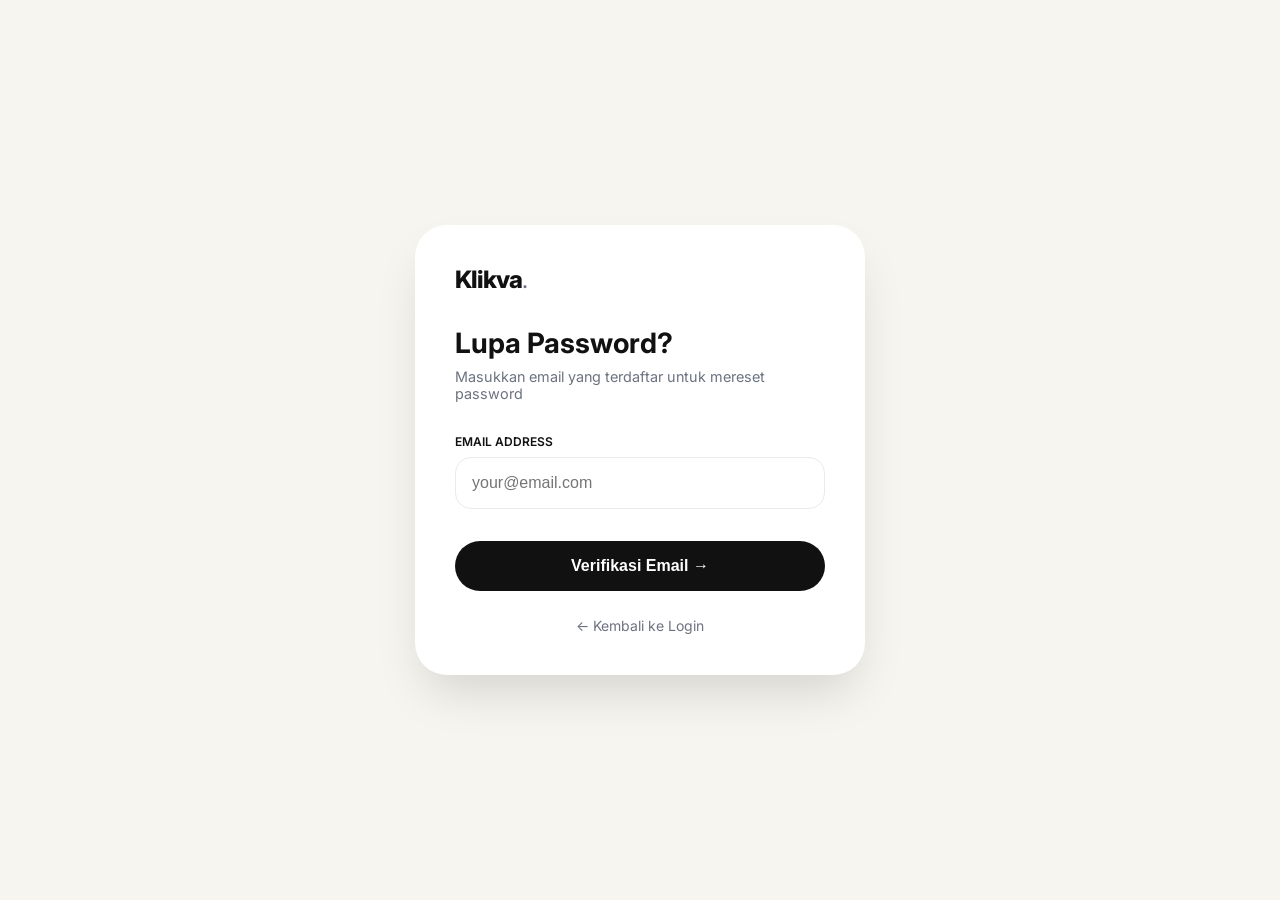
<file: forgot-password.html>
<!DOCTYPE html>
<html lang="id">
<head>
  <meta charset="UTF-8">
  <meta name="viewport" content="width=device-width, initial-scale=1.0">
  <title>Lupa Password — Klikva</title>
  <link href="https://fonts.googleapis.com/css2?family=Inter:opsz,wght@14..32,300;400;500;600;700;800&display=swap" rel="stylesheet">
  <style>
    * { margin: 0; padding: 0; box-sizing: border-box; }
    body {
      background: #F7F5EF;
      font-family: 'Inter', sans-serif;
      color: #111111;
      min-height: 100vh;
      display: flex;
      align-items: center;
      justify-content: center;
      padding: 2rem;
    }
    .forgot-container {
      max-width: 450px;
      width: 100%;
      background: white;
      border-radius: 2rem;
      padding: 2.5rem;
      box-shadow: 0 25px 50px -12px rgba(0,0,0,0.15);
    }
    .logo {
      font-size: 1.5rem;
      font-weight: 800;
      letter-spacing: -0.04em;
      margin-bottom: 2rem;
      display: inline-block;
      color: #111;
      text-decoration: none;
    }
    .logo span { font-weight: 400; color: #6B7280; }
    h1 {
      font-size: 1.75rem;
      margin-bottom: 0.5rem;
    }
    .subtitle {
      color: #6B7280;
      margin-bottom: 2rem;
      font-size: 0.9rem;
    }
    .form-group {
      margin-bottom: 1.5rem;
    }
    .form-group label {
      display: block;
      font-size: 0.75rem;
      font-weight: 600;
      text-transform: uppercase;
      margin-bottom: 0.5rem;
      color: #111;
    }
    .form-group input {
      width: 100%;
      padding: 1rem;
      border: 1.5px solid #EAEAEA;
      border-radius: 1rem;
      font-size: 1rem;
      outline: none;
      transition: all 0.2s;
    }
    .form-group input:focus {
      border-color: #111;
    }
    .btn-primary {
      width: 100%;
      background: #111;
      color: white;
      padding: 1rem;
      border-radius: 2rem;
      font-weight: 700;
      font-size: 1rem;
      border: none;
      cursor: pointer;
      transition: all 0.2s;
      margin-top: 0.5rem;
    }
    .btn-primary:hover {
      opacity: 0.85;
      transform: scale(1.02);
    }
    .btn-primary:disabled {
      opacity: 0.5;
      cursor: not-allowed;
    }
    .back-link {
      text-align: center;
      margin-top: 1.5rem;
    }
    .back-link a {
      color: #6B7280;
      text-decoration: none;
      font-size: 0.875rem;
    }
    .back-link a:hover {
      color: #111;
    }
    .message {
      padding: 0.75rem;
      border-radius: 0.75rem;
      margin-bottom: 1rem;
      font-size: 0.875rem;
      display: none;
    }
    .message.success {
      display: block;
      background: #DCFCE7;
      color: #166534;
    }
    .message.error {
      display: block;
      background: #FEE2E2;
      color: #DC2626;
    }
    .loading-spinner {
      display: inline-block;
      width: 16px;
      height: 16px;
      border: 2px solid rgba(255,255,255,0.3);
      border-radius: 50%;
      border-top-color: white;
      animation: spin 0.6s linear infinite;
      margin-right: 8px;
    }
    @keyframes spin {
      to { transform: rotate(360deg); }
    }
  </style>
</head>
<body>
<div class="forgot-container">
  <a href="index.html" class="logo">Klikva<span>.</span></a>
  <h1>Lupa Password?</h1>
  <p class="subtitle">Masukkan email yang terdaftar untuk mereset password</p>
  
  <div id="message" class="message"></div>
  
  <div class="form-group">
    <label>Email Address</label>
    <input type="email" id="email" placeholder="your@email.com">
  </div>
  
  <button class="btn-primary" id="sendBtn">Verifikasi Email →</button>
  
  <div class="back-link">
    <a href="login.html">← Kembali ke Login</a>
  </div>
</div>

<script>
  function showMessage(msg, type) {
    const msgDiv = document.getElementById('message');
    msgDiv.textContent = msg;
    msgDiv.className = `message ${type}`;
    msgDiv.style.display = 'block';
    setTimeout(() => {
      msgDiv.style.display = 'none';
    }, 5000);
  }
  
  // Data member sementara (karena API sering error)
  // Ini adalah data dari register.html sebelumnya
  const DEFAULT_MEMBERS = [
    { email: "brillian.wicaksono23@gmail.com", namaLengkap: "Brillian Wicaksono", memberId: "KLV-20260609-319" },
    { email: "brillian.wicaksono04@gmail.com", namaLengkap: "Brillian Wicaksono", memberId: "KLV-20260609-1855" },
    { email: "test@klikva.com", namaLengkap: "Test User", memberId: "KLV-20260609-1234" }
  ];
  
  function sendResetLink() {
    const email = document.getElementById('email').value.trim();
    const btn = document.getElementById('sendBtn');
    const originalText = btn.innerHTML;
    
    if (!email) {
      showMessage('Masukkan email Anda', 'error');
      return;
    }
    
    btn.disabled = true;
    btn.innerHTML = '<span class="loading-spinner"></span> Memverifikasi...';
    
    // Cek dari localStorage (data member yang login)
    let memberFound = null;
    
    // 1. Cek dari klikva_user (user yang sedang login)
    const currentUser = localStorage.getItem('klikva_user');
    if (currentUser) {
      const user = JSON.parse(currentUser);
      if (user.email && user.email.toLowerCase() === email.toLowerCase()) {
        memberFound = user;
      }
    }
    
    // 2. Cek dari klikva_all_members (semua member)
    if (!memberFound) {
      const allMembers = localStorage.getItem('klikva_all_members');
      if (allMembers) {
        const members = JSON.parse(allMembers);
        memberFound = members.find(m => m.email && m.email.toLowerCase() === email.toLowerCase());
      }
    }
    
    // 3. Cek dari DEFAULT_MEMBERS (fallback)
    if (!memberFound) {
      memberFound = DEFAULT_MEMBERS.find(m => m.email.toLowerCase() === email.toLowerCase());
    }
    
    if (!memberFound) {
      showMessage('❌ Email tidak terdaftar. Pastikan email yang Anda masukkan sudah terdaftar.', 'error');
      btn.disabled = false;
      btn.innerHTML = originalText;
      return;
    }
    
    // Buat token reset
    const resetToken = btoa(`${email}_${Date.now()}_reset`);
    
    // Simpan token ke localStorage
    const resetData = {
      email: email,
      token: resetToken,
      expired: Date.now() + 3600000
    };
    localStorage.setItem('klikva_reset_token', JSON.stringify(resetData));
    
    showMessage('✅ Email terverifikasi! Mengarahkan ke halaman reset password...', 'success');
    
    setTimeout(() => {
      window.location.href = `reset-password.html?token=${encodeURIComponent(resetToken)}`;
    }, 1500);
  }
  
  document.getElementById('sendBtn').addEventListener('click', sendResetLink);
  document.getElementById('email').addEventListener('keypress', (e) => {
    if (e.key === 'Enter') sendResetLink();
  });
</script>
</body>
</html>
</file>
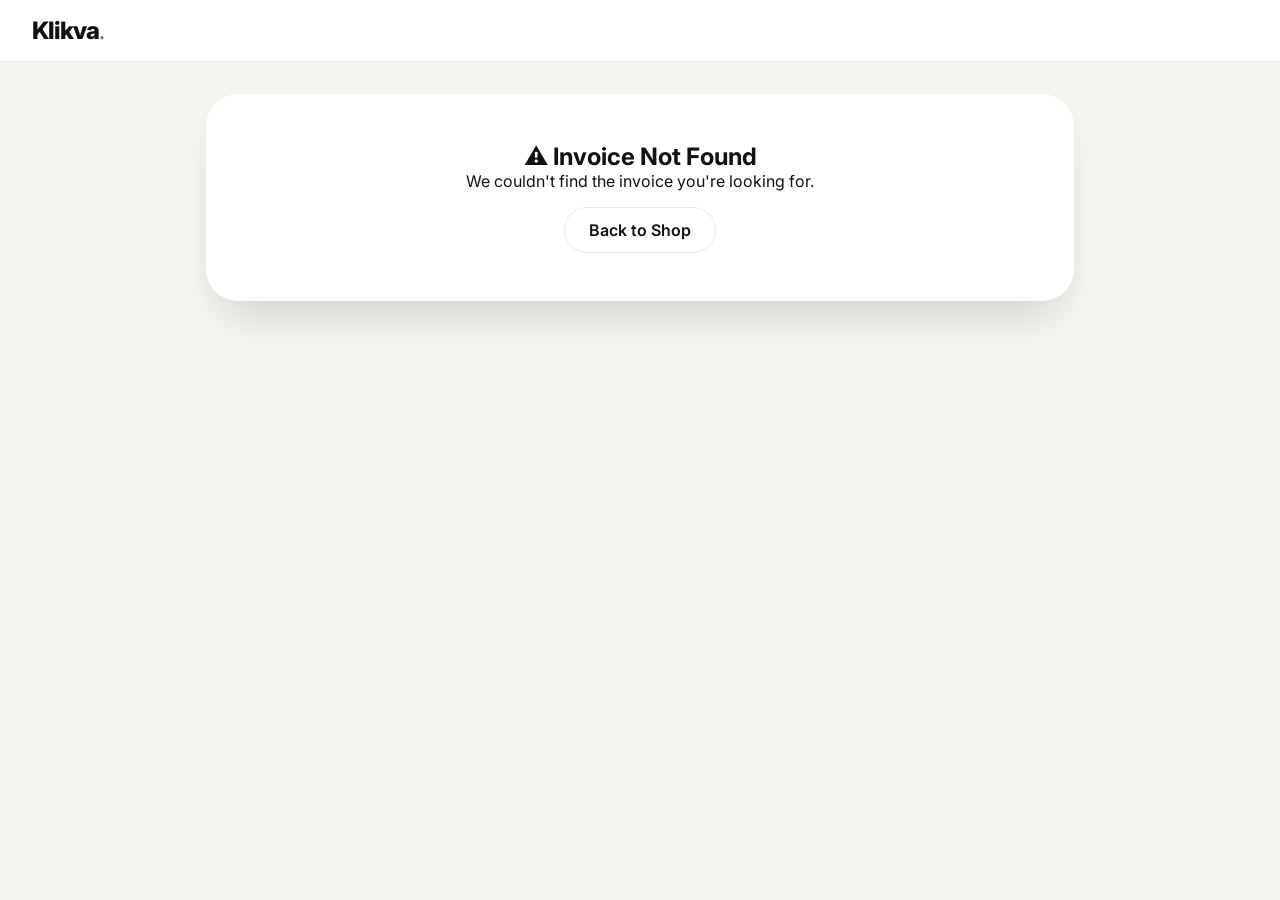
<file: invoice.html>
<!DOCTYPE html>
<html lang="id">
<head>
  <meta charset="UTF-8">
  <meta name="viewport" content="width=device-width, initial-scale=1.0">
  <title>Invoice — Klikva</title>
  <link href="https://fonts.googleapis.com/css2?family=Inter:opsz,wght@14..32,300;400;500;600;700;800&display=swap" rel="stylesheet">
  <style>
    * { margin: 0; padding: 0; box-sizing: border-box; }
    body {
      background: #F7F5EF;
      font-family: 'Inter', sans-serif;
      color: #111111;
    }

    .navbar {
      background: white;
      padding: 1rem 2rem;
      display: flex;
      justify-content: space-between;
      align-items: center;
      border-bottom: 1px solid #EAEAEA;
      flex-wrap: wrap;
      gap: 1rem;
    }
    .logo {
      font-size: 1.5rem;
      font-weight: 800;
      letter-spacing: -0.04em;
      color: #111;
      text-decoration: none;
    }
    .logo span { font-weight: 400; color: #6B7280; }

    .invoice-container {
      max-width: 900px;
      margin: 2rem auto;
      padding: 0 1rem;
    }
    .invoice-card {
      background: white;
      border-radius: 2rem;
      padding: 2rem;
      box-shadow: 0 25px 50px -12px rgba(0,0,0,0.15);
    }
    .invoice-header {
      display: flex;
      justify-content: space-between;
      align-items: center;
      margin-bottom: 2rem;
      padding-bottom: 1rem;
      border-bottom: 2px solid #EAEAEA;
      flex-wrap: wrap;
      gap: 1rem;
    }
    .invoice-title h2 {
      font-size: 1.5rem;
      font-weight: 800;
    }
    .invoice-title p {
      color: #6B7280;
      font-size: 0.8rem;
    }
    .status-badge {
      display: inline-block;
      padding: 0.5rem 1rem;
      border-radius: 2rem;
      font-size: 0.8rem;
      font-weight: 600;
    }
    .status-pending { background: #FEF3C7; color: #D97706; }
    .status-process { background: #DBEAFE; color: #2563EB; }
    .status-shipped { background: #D1FAE5; color: #059669; }
    .status-completed { background: #DCFCE7; color: #166534; }

    .info-grid {
      display: grid;
      grid-template-columns: repeat(2, 1fr);
      gap: 1.5rem;
      margin-bottom: 2rem;
      padding-bottom: 1rem;
      border-bottom: 1px solid #EAEAEA;
    }
    .info-box h4 {
      font-size: 0.7rem;
      text-transform: uppercase;
      color: #6B7280;
      margin-bottom: 0.5rem;
    }
    .info-box p {
      font-weight: 600;
    }

    table {
      width: 100%;
      border-collapse: collapse;
      margin-bottom: 1.5rem;
    }
    th, td {
      padding: 1rem;
      text-align: left;
      border-bottom: 1px solid #EAEAEA;
    }
    th {
      background: #F7F5EF;
      font-weight: 700;
      font-size: 0.8rem;
    }
    .total-row {
      display: flex;
      justify-content: flex-end;
      margin-top: 1rem;
      padding-top: 1rem;
      border-top: 1px solid #EAEAEA;
    }
    .total-box {
      width: 300px;
    }
    .total-line {
      display: flex;
      justify-content: space-between;
      margin-bottom: 0.5rem;
    }
    .grand-total {
      font-weight: 800;
      font-size: 1.2rem;
      border-top: 1px solid #EAEAEA;
      padding-top: 0.5rem;
      margin-top: 0.5rem;
    }
    .payment-info {
      background: #F7F5EF;
      border-radius: 1rem;
      padding: 1rem;
      margin-top: 1.5rem;
    }
    .btn-group {
      display: flex;
      gap: 1rem;
      margin-top: 2rem;
      justify-content: center;
    }
    .print-btn, .back-btn {
      padding: 0.75rem 1.5rem;
      border-radius: 2rem;
      font-weight: 600;
      cursor: pointer;
      text-decoration: none;
      display: inline-block;
      text-align: center;
    }
    .print-btn {
      background: #111;
      color: white;
      border: none;
    }
    .back-btn {
      background: white;
      color: #111;
      border: 1px solid #EAEAEA;
    }
    .back-btn:hover {
      border-color: #111;
    }

    @media (max-width: 640px) {
      .info-grid { grid-template-columns: 1fr; }
      .invoice-card { padding: 1.5rem; }
      th, td { padding: 0.5rem; font-size: 0.75rem; }
    }
  </style>
</head>
<body>

<nav class="navbar">
  <a href="index.html" class="logo">Klikva<span>.</span></a>
</nav>

<div class="invoice-container" id="invoiceContainer">
  <div class="invoice-card">
    <div class="invoice-header">
      <div class="invoice-title">
        <h2>INVOICE</h2>
        <p id="orderIdDisplay">Order ID: -</p>
      </div>
      <div id="statusBadge"></div>
    </div>

    <div class="info-grid">
      <div class="info-box">
        <h4>BILL TO</h4>
        <p id="customerName">-</p>
        <p id="customerEmail">-</p>
        <p id="customerPhone">-</p>
        <p id="customerAddress">-</p>
      </div>
      <div class="info-box">
        <h4>ORDER DETAILS</h4>
        <p><strong>Order Date:</strong> <span id="orderDate">-</span></p>
        <p><strong>Payment Method:</strong> <span id="paymentMethod">-</span></p>
        <p><strong>Courier:</strong> <span id="courierInfo">-</span></p>
        <p><strong>Shipping:</strong> <span id="shippingInfo">-</span></p>
      </div>
    </div>

    <table id="itemsTable">
      <thead>
        <tr><th>Product</th><th>Price</th><th>Qty</th><th>Subtotal</th></tr>
      </thead>
      <tbody id="itemsBody"></tbody>
    </table>

    <div class="total-row">
      <div class="total-box">
        <div class="total-line"><span>Subtotal</span><span id="subtotal">Rp 0</span></div>
        <div class="total-line"><span>Shipping</span><span id="shippingCost">Rp 0</span></div>
        <div class="total-line" id="discountRow" style="display:none;"><span>Discount</span><span id="discountAmount">Rp 0</span></div>
        <div class="total-line grand-total"><span>Total</span><span id="totalAmount">Rp 0</span></div>
      </div>
    </div>

    <div class="payment-info" id="paymentInfo">
      <!-- Payment instruction will be inserted here -->
    </div>

    <div class="btn-group">
      <button class="print-btn" onclick="window.print()">🖨️ Print Invoice</button>
      <a href="shop.html" class="back-btn">← Continue Shopping</a>
    </div>
  </div>
</div>

<script>
  // Get order data from URL parameter
  function getOrderData() {
    const urlParams = new URLSearchParams(window.location.search);
    const orderDataStr = urlParams.get('data');
    if (orderDataStr) {
      try {
        return JSON.parse(decodeURIComponent(orderDataStr));
      } catch (e) {
        return null;
      }
    }
    return null;
  }

  function formatRupiah(angka) {
    return 'Rp ' + (angka || 0).toLocaleString('id-ID');
  }

  function renderInvoice() {
    const order = getOrderData();
    
    if (!order) {
      document.getElementById('invoiceContainer').innerHTML = `
        <div class="invoice-card" style="text-align:center; padding:3rem;">
          <h2>⚠️ Invoice Not Found</h2>
          <p>We couldn't find the invoice you're looking for.</p>
          <a href="shop.html" class="back-btn" style="display:inline-block; margin-top:1rem;">Back to Shop</a>
        </div>
      `;
      return;
    }

    // Set order details
    document.getElementById('orderIdDisplay').innerHTML = `Order ID: ${order.orderId || '-'}`;
    document.getElementById('customerName').innerHTML = order.customerName || '-';
    document.getElementById('customerEmail').innerHTML = order.customerEmail || '-';
    document.getElementById('customerPhone').innerHTML = order.customerPhone || '-';
    document.getElementById('customerAddress').innerHTML = `${order.shippingAddress || '-'}, ${order.shippingCity || '-'} ${order.postalCode || ''}`;
    document.getElementById('orderDate').innerHTML = order.timestamp || '-';
    document.getElementById('paymentMethod').innerHTML = order.paymentMethod || '-';
    document.getElementById('courierInfo').innerHTML = `${order.courier || '-'} (${order.courierType || 'Reguler'})`;
    document.getElementById('shippingInfo').innerHTML = formatRupiah(order.shippingCost);
    document.getElementById('subtotal').innerHTML = formatRupiah(order.subtotal);
    document.getElementById('shippingCost').innerHTML = formatRupiah(order.shippingCost);
    document.getElementById('totalAmount').innerHTML = formatRupiah(order.totalAmount);
    
    if (order.discount && order.discount > 0) {
      document.getElementById('discountRow').style.display = 'flex';
      document.getElementById('discountAmount').innerHTML = formatRupiah(order.discount);
    }
    
    // Status badge
    const statusClass = {
      'Menunggu Pembayaran': 'status-pending',
      'Diproses': 'status-process',
      'Dikirim': 'status-shipped',
      'Selesai': 'status-completed'
    };
    const status = order.status || 'Menunggu Pembayaran';
    document.getElementById('statusBadge').innerHTML = `<span class="status-badge ${statusClass[status] || 'status-pending'}">${status}</span>`;
    
    // Render items
    let items = [];
    try {
      items = typeof order.items === 'string' ? JSON.parse(order.items) : (order.items || []);
    } catch (e) {
      items = [];
    }
    
    const itemsBody = document.getElementById('itemsBody');
    itemsBody.innerHTML = items.map(item => `
      <tr>
        <td>${item.name || 'Product'}</td>
        <td>${formatRupiah(item.price)}</td>
        <td>${item.quantity || 1}</td>
        <td>${formatRupiah((item.price || 0) * (item.quantity || 1))}</td>
      </tr>
    `).join('');
    
    // Payment instruction
    let paymentHtml = '';
    if (order.paymentMethod === 'Bank Transfer') {
      paymentHtml = `
        <h4>💳 Payment Instruction</h4>
        <p>Please transfer to one of the following accounts:</p>
        <p><strong>BCA:</strong> 123 456 7890 a.n. Klikva Indonesia<br>
        <strong>Mandiri:</strong> 987 654 3210 a.n. Klikva Indonesia<br>
        <strong>BNI:</strong> 456 789 0123 a.n. Klikva Indonesia</p>
        <p style="font-size:0.8rem; margin-top:0.5rem;">*Upload payment proof to confirm your order</p>
      `;
    } else if (order.paymentMethod === 'QRIS') {
      paymentHtml = `
        <h4>📱 QRIS Payment</h4>
        <p>Scan QRIS code using any banking app to complete payment</p>
        <div style="width:150px; height:150px; background:#fff; border-radius:1rem; display:flex; align-items:center; justify-content:center; margin-top:0.5rem;">📱 QRIS CODE</div>
      `;
    } else {
      paymentHtml = `
        <h4>🚚 Cash on Delivery</h4>
        <p>Pay in cash when the package arrives at your address</p>
      `;
    }
    document.getElementById('paymentInfo').innerHTML = paymentHtml;
  }

  renderInvoice();
</script>
</body>
</html>
</file>
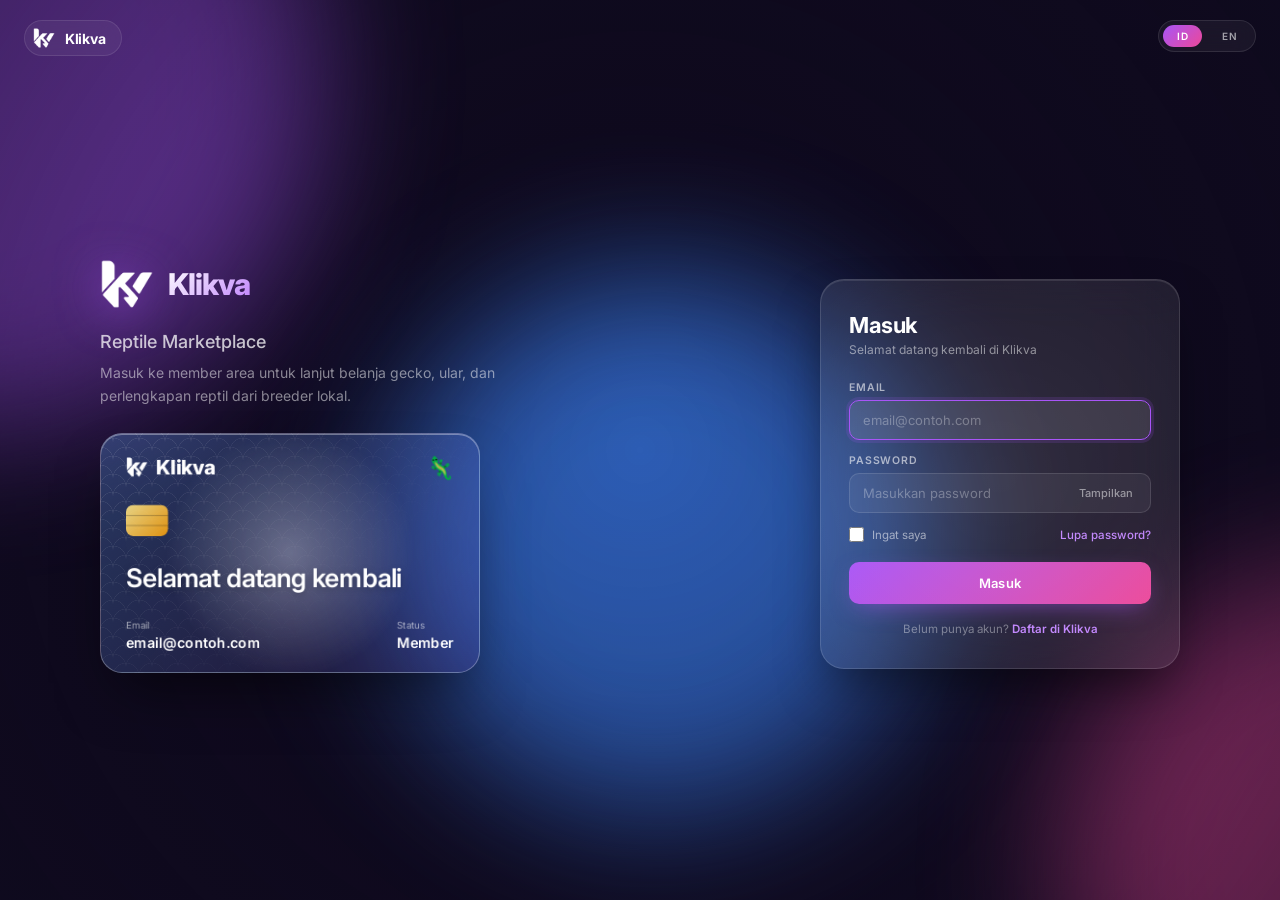
<file: login.html>
<!DOCTYPE html>
<html lang="id">
<head>
  <meta charset="UTF-8">
  <meta name="viewport" content="width=device-width, initial-scale=1.0">
  <title>Masuk — Klikva</title>
  <link rel="icon" type="image/png" href="[data-uri]">
  <link href="https://fonts.googleapis.com/css2?family=Inter:wght@300;400;500;600;700;800;900&display=swap" rel="stylesheet">
  <style>
    * { margin: 0; padding: 0; box-sizing: border-box; }

    body {
      font-family: 'Inter', sans-serif;
      background: #0f0a1e;
      min-height: 100vh;
      display: flex;
      padding: 24px;
      position: relative;
      overflow-x: hidden;
      overflow-y: auto;
    }

    /* ═══════════════════════════════════════════
       ANIMATED LIQUID BACKGROUND
    ═══════════════════════════════════════════ */
    .liquid-bg {
      position: fixed;
      inset: 0;
      z-index: 0;
      overflow: hidden;
      pointer-events: none;
    }

    .blob-wrap {
      position: absolute;
      inset: -50%;
      animation: rotate-bg 40s linear infinite;
    }

    .blob {
      position: absolute;
      border-radius: 50%;
      filter: blur(70px);
      opacity: 0.7;
      will-change: transform;
      animation: drift 16s ease-in-out infinite alternate;
    }

    .blob-1 { width: 700px; height: 700px; background: #a855f7; top: 10%; left: 10%; }
    .blob-2 { width: 600px; height: 600px; background: #ec4899; bottom: 10%; right: 10%; animation-duration: 20s; animation-delay: -6s; }
    .blob-3 { width: 550px; height: 550px; background: #3b82f6; top: 40%; left: 40%; animation-duration: 24s; animation-delay: -12s; }

    @keyframes rotate-bg {
      from { transform: rotate(0deg); }
      to   { transform: rotate(360deg); }
    }

    @keyframes drift {
      from { transform: translate(-60px, -40px) scale(1); }
      to   { transform: translate(60px, 50px) scale(1.12); }
    }

    .liquid-bg::after {
      content: '';
      position: absolute;
      inset: 0;
      background: radial-gradient(circle at 50% 50%, transparent 0%, rgba(15, 10, 30, 0.5) 100%);
    }

    /* ═══════════════════════════════════════════
       TOP LOGO PILL
    ═══════════════════════════════════════════ */
    .top-logo {
      position: fixed; top: 20px; left: 24px;
      z-index: 10;
      display: flex; align-items: center; gap: 10px;
      padding: 6px 16px 6px 8px;
      border-radius: 20px;
      background: rgba(255, 255, 255, 0.05);
      border: 1px solid rgba(255, 255, 255, 0.1);
      backdrop-filter: blur(10px);
      -webkit-backdrop-filter: blur(10px);
      color: #fff;
      text-decoration: none;
      font-size: 14px; font-weight: 700; letter-spacing: -0.02em;
    }
    .top-logo-mark { width: 22px; height: 22px; object-fit: contain; display: block; }

    /* ═══════════════════════════════════════════
       PAGE WRAPPER
    ═══════════════════════════════════════════ */
    .page-wrapper {
      width: 100%;
      max-width: 1080px;
      margin: auto;
      padding-top: 48px;
      display: flex;
      justify-content: space-between;
      align-items: center;
      gap: 56px;
      position: relative;
      z-index: 1;
    }

    .left-side { flex: 1; min-width: 0; max-width: 520px; }
    .right-side { display: flex; justify-content: flex-end; flex-shrink: 0; width: 100%; max-width: 360px; }

    /* ═══════════════════════════════════════════
       BRAND PANEL (kiri)
    ═══════════════════════════════════════════ */
    .brand-logo { display: flex; align-items: center; gap: 14px; margin-bottom: 20px; }
    .brand-icon {
      width: 54px; height: 54px; object-fit: contain; flex-shrink: 0; display: block;
      filter: drop-shadow(0 6px 22px rgba(168, 85, 247, 0.6));
    }
    .brand-title {
      font-size: 30px; font-weight: 800; letter-spacing: -0.03em;
      background: linear-gradient(135deg, #fff 0%, #c084fc 100%);
      -webkit-background-clip: text; background-clip: text;
      -webkit-text-fill-color: transparent; color: transparent;
    }
    .brand-tagline { font-size: 18px; font-weight: 500; color: rgba(255,255,255,0.75); margin-bottom: 10px; }
    .brand-desc { font-size: 14px; line-height: 1.6; color: rgba(255,255,255,0.5); max-width: 400px; }

    .brand-features {
      display: grid; grid-template-columns: 1fr 1fr; gap: 10px;
      width: 380px; max-width: 100%;
    }
    .brand-feature {
      display: flex; align-items: center; gap: 10px;
      padding: 10px 12px;
      background: rgba(255,255,255,0.05);
      border: 1px solid rgba(255,255,255,0.1);
      border-radius: 10px;
      backdrop-filter: blur(10px); -webkit-backdrop-filter: blur(10px);
    }
    .brand-feature i { color: #c084fc; font-size: 14px; width: 18px; text-align: center; }
    .brand-feature span { font-size: 12px; font-weight: 500; color: rgba(255,255,255,0.7); }

    /* ═══════════════════════════════════════════
       3D MEMBER CARD
    ═══════════════════════════════════════════ */
    .card-stage {
      margin: 26px 0 18px;
      perspective: 1100px;
      width: 380px;
      max-width: 100%;
      animation: float 6s ease-in-out infinite;
    }

    @keyframes float {
      0%, 100% { translate: 0 0; }
      50%      { translate: 0 -10px; }
    }

    .member-card {
      --gx: 50%;
      --gy: 50%;
      position: relative;
      width: 100%;
      aspect-ratio: 1.586 / 1;
      border-radius: 22px;
      transform-style: preserve-3d;
      transform: rotateX(0deg) rotateY(0deg);
      will-change: transform;
      box-shadow: 0 30px 60px -20px rgba(0, 0, 0, 0.6);
    }

    .mc-glass {
      position: absolute; inset: 0;
      border-radius: inherit;
      background: linear-gradient(135deg, rgba(255,255,255,0.22) 0%, rgba(255,255,255,0.06) 100%);
      border: 1px solid rgba(255, 255, 255, 0.28);
      backdrop-filter: blur(22px);
      -webkit-backdrop-filter: blur(22px);
      box-shadow: inset 0 1px 0 rgba(255,255,255,0.35);
    }

    .mc-scales {
      position: absolute; inset: 0;
      border-radius: inherit;
      background-image:
        radial-gradient(circle at 50% 100%, transparent 56%, rgba(255,255,255,0.13) 58%, transparent 61%),
        radial-gradient(circle at 50% 100%, transparent 56%, rgba(255,255,255,0.13) 58%, transparent 61%);
      background-size: 26px 18px;
      background-position: 0 0, 13px 9px;
      -webkit-mask-image: linear-gradient(135deg, #000 0%, transparent 70%);
      mask-image: linear-gradient(135deg, #000 0%, transparent 70%);
      pointer-events: none;
    }

    .mc-glare {
      position: absolute; inset: 0;
      border-radius: inherit;
      background: radial-gradient(circle at var(--gx) var(--gy), rgba(255,255,255,0.35) 0%, transparent 55%);
      mix-blend-mode: soft-light;
      pointer-events: none;
    }

    .mc-content {
      position: absolute; inset: 0;
      padding: 22px 26px;
      display: flex; flex-direction: column; justify-content: space-between;
      transform: translateZ(40px);
      color: #fff;
    }

    .mc-top { display: flex; align-items: center; justify-content: space-between; }
    .mc-logo { font-size: 20px; font-weight: 800; letter-spacing: -0.03em; }
    .mc-emoji { font-size: 22px; line-height: 1; }

    .mc-chip {
      width: 42px; height: 31px; border-radius: 7px;
      background: linear-gradient(135deg, #fde68a 0%, #f59e0b 100%);
      position: relative;
      opacity: 0.9;
    }
    .mc-chip::before, .mc-chip::after {
      content: ''; position: absolute; left: 0; right: 0;
      height: 1px; background: rgba(0, 0, 0, 0.25);
    }
    .mc-chip::before { top: 10px; }
    .mc-chip::after  { top: 20px; }


    .mc-bottom { display: flex; justify-content: space-between; align-items: flex-end; gap: 16px; }
    .mc-bottom > div { min-width: 0; }
    .mc-label { font-size: 9.5px; color: rgba(255, 255, 255, 0.6); margin-bottom: 3px; }
    .mc-name {
      font-size: 14px; font-weight: 600; letter-spacing: 0.06em;
      text-transform: uppercase;
      white-space: nowrap; overflow: hidden; text-overflow: ellipsis;
    }
    .mc-email {
      font-size: 11px; color: rgba(255, 255, 255, 0.65);
      white-space: nowrap; overflow: hidden; text-overflow: ellipsis;
      margin-top: 2px;
    }
    .mc-val { font-size: 14px; font-weight: 600; font-variant-numeric: tabular-nums; }

    /* ═══════════════════════════════════════════
       GLASSMORPHISM CARD (FORM)
    ═══════════════════════════════════════════ */
    .auth-card {
      width: 100%;
      max-width: 360px;
      background: rgba(255, 255, 255, 0.07);
      backdrop-filter: blur(24px);
      -webkit-backdrop-filter: blur(24px);
      border-radius: 24px;
      border: 1px solid rgba(255, 255, 255, 0.15);
      padding: 32px 28px;
      position: relative;
      overflow: hidden;
      box-shadow:
        0 25px 50px -12px rgba(0, 0, 0, 0.5),
        inset 0 1px 0 rgba(255, 255, 255, 0.1);
    }

    .auth-card::before {
      content: '';
      position: absolute;
      top: -50%;
      right: -50%;
      width: 200%;
      height: 200%;
      background: radial-gradient(circle, rgba(255,255,255,0.08) 0%, transparent 60%);
      pointer-events: none;
    }

    /* ═══════════════════════════════════════════
       TYPOGRAPHY
    ═══════════════════════════════════════════ */
    .card-title { font-size: 22px; font-weight: 700; color: #fff; letter-spacing: -0.5px; margin-bottom: 4px; position: relative; }
    .card-sub   { font-size: 12px; color: rgba(255, 255, 255, 0.5); margin-bottom: 24px; position: relative; }

    /* ═══════════════════════════════════════════
       FORM
    ═══════════════════════════════════════════ */
    .form-group { margin-bottom: 14px; position: relative; }

    .form-group label {
      display: block;
      font-size: 10.5px;
      font-weight: 600;
      color: rgba(255, 255, 255, 0.6);
      letter-spacing: 0.08em;
      text-transform: uppercase;
      margin-bottom: 6px;
    }

    .form-group input {
      width: 100%;
      padding: 11px 13px;
      font-family: 'Inter', sans-serif;
      font-size: 13px;
      color: #fff;
      background: rgba(255, 255, 255, 0.06);
      border: 1px solid rgba(255, 255, 255, 0.12);
      border-radius: 10px;
      outline: none;
      transition: border-color 0.2s, background 0.2s, box-shadow 0.2s;
    }

    .form-group input:focus {
      border-color: #a855f7;
      background: rgba(255, 255, 255, 0.1);
      box-shadow: 0 0 0 3px rgba(168, 85, 247, 0.15);
    }
    .form-group input.error { border-color: #ef4444; background: rgba(239, 68, 68, 0.08); }
    .form-group input::placeholder { color: rgba(255, 255, 255, 0.3); }

    /* ═══════════════════════════════════════════
       PASSWORD TOGGLE
    ═══════════════════════════════════════════ */
    .pw-wrap { position: relative; }
    .pw-wrap input { padding-right: 72px; }

    .pw-toggle {
      position: absolute; right: 10px; top: 50%; transform: translateY(-50%);
      background: none; border: none;
      color: rgba(255, 255, 255, 0.5); font-size: 11px; font-weight: 500;
      font-family: 'Inter', sans-serif; cursor: pointer;
      padding: 4px 8px; border-radius: 6px;
      transition: color 0.15s, background 0.15s;
    }
    .pw-toggle:hover { color: #fff; background: rgba(255, 255, 255, 0.1); }

    /* ═══════════════════════════════════════════
       BUTTONS
    ═══════════════════════════════════════════ */
    .btn-submit {
      width: 100%; padding: 13px;
      background: linear-gradient(135deg, #a855f7 0%, #ec4899 100%);
      color: #fff;
      border: none; border-radius: 10px;
      font-family: 'Inter', sans-serif;
      font-size: 13px; font-weight: 600;
      cursor: pointer;
      transition: transform 0.15s, box-shadow 0.15s, opacity 0.15s;
      letter-spacing: 0.02em;
      box-shadow: 0 8px 24px -8px rgba(168, 85, 247, 0.6);
    }
    .btn-submit:hover { transform: translateY(-1px); box-shadow: 0 12px 28px -8px rgba(168, 85, 247, 0.8); }
    .btn-submit:active { transform: translateY(0); }
    .btn-submit:disabled { opacity: 0.6; cursor: not-allowed; transform: none; }

    /* ═══════════════════════════════════════════
       SIGN IN ROW
    ═══════════════════════════════════════════ */
    .signin-row { text-align: center; margin-top: 18px; font-size: 11.5px; color: rgba(255, 255, 255, 0.4); }
    .signin-row a { color: #c084fc; font-weight: 600; text-decoration: none; transition: color 0.15s; }
    .signin-row a:hover { color: #fff; }

    /* ═══════════════════════════════════════════
       FORM MESSAGE
    ═══════════════════════════════════════════ */
    .form-msg {
      display: none;
      padding: 11px 14px;
      border-radius: 10px;
      font-size: 11.5px;
      margin-top: 14px;
      font-weight: 500;
      text-align: center;
      line-height: 1.4;
    }
    .form-msg.ok  { display: block; background: rgba(34, 197, 94, 0.15); color: #86efac; border: 1px solid rgba(34, 197, 94, 0.3); }
    .form-msg.err { display: block; background: rgba(239, 68, 68, 0.15); color: #fca5a5; border: 1px solid rgba(239, 68, 68, 0.3); }

    /* ═══════════════════════════════════════════
       LANG SWITCHER
    ═══════════════════════════════════════════ */
    .lang-switcher {
      position: fixed; top: 20px; right: 24px;
      display: flex; gap: 6px; z-index: 10;
      background: rgba(255, 255, 255, 0.05);
      padding: 4px;
      border-radius: 20px;
      border: 1px solid rgba(255, 255, 255, 0.1);
      backdrop-filter: blur(10px);
      -webkit-backdrop-filter: blur(10px);
    }
    .lang-btn {
      background: none; border: none;
      border-radius: 20px; padding: 5px 14px;
      font-size: 10px; font-weight: 600;
      cursor: pointer; transition: all 0.15s;
      color: rgba(255, 255, 255, 0.6);
      font-family: 'Inter', sans-serif;
      letter-spacing: 0.04em;
    }
    .lang-btn.active { background: linear-gradient(135deg, #a855f7 0%, #ec4899 100%); color: #fff; }
    .lang-btn:hover:not(.active) { color: #fff; }

    /* ═══════════════════════════════════════════
       KEYBOARD FOCUS
    ═══════════════════════════════════════════ */
    .btn-submit:focus-visible, .pw-toggle:focus-visible, .lang-btn:focus-visible,
    .top-logo:focus-visible, .signin-row a:focus-visible {
      outline: 2px solid #c084fc;
      outline-offset: 2px;
    }

    /* ═══════════════════════════════════════════
       SPINNER
    ═══════════════════════════════════════════ */
    .spinner {
      display: inline-block;
      width: 12px; height: 12px;
      border: 2px solid rgba(255,255,255,0.3);
      border-top-color: #fff;
      border-radius: 50%;
      animation: spin 0.7s linear infinite;
      vertical-align: middle;
      margin-right: 6px;
    }
    @keyframes spin { to { transform: rotate(360deg); } }

    /* ═══════════════════════════════════════════
       RESPONSIVE
    ═══════════════════════════════════════════ */
    @media (max-width: 960px) {
      .left-side { display: none; }
      .page-wrapper { max-width: 380px; justify-content: center; }
      .right-side { justify-content: center; max-width: none; }
    }

    @media (max-width: 900px) {
      .blob-1, .blob-2, .blob-3 { filter: blur(60px); opacity: 0.6; }
    }

    @media (max-width: 680px) {
      .auth-card { max-width: 100%; padding: 28px 22px; }
      .lang-switcher { top: 16px; right: 16px; }
      .top-logo      { top: 16px; left: 16px; }
      .page-wrapper  { padding-top: 56px; }
    }

    @media (prefers-reduced-motion: reduce) {
      .blob-wrap, .blob, .card-stage { animation: none; }
    }

    /* ═══════════════════════════════════════════
       LOGIN-SPECIFIC
    ═══════════════════════════════════════════ */
    .form-msg.warn { display: block; background: rgba(245, 158, 11, 0.15); color: #fcd34d; border: 1px solid rgba(245, 158, 11, 0.3); }

    .row-between { display: flex; align-items: center; justify-content: space-between; margin: 4px 0 20px; gap: 12px; }
    .remember-me { display: flex; align-items: center; gap: 8px; font-size: 11.5px; color: rgba(255,255,255,0.55); cursor: pointer; user-select: none; }
    .remember-me input { width: 15px; height: 15px; accent-color: #a855f7; cursor: pointer; }
    .forgot-link { font-size: 11.5px; font-weight: 500; color: #c084fc; text-decoration: none; transition: color 0.15s; }
    .forgot-link:hover { color: #fff; }
    .forgot-link:focus-visible, .remember-me input:focus-visible { outline: 2px solid #c084fc; outline-offset: 2px; }

    .mc-login .mc-glass {
      background: linear-gradient(135deg, rgba(96,165,250,0.30) 0%, rgba(168,85,247,0.10) 100%);
    }
    .mc-brand { display: flex; align-items: center; gap: 8px; }
    .mc-brand img { width: 22px; height: 22px; object-fit: contain; display: block; }
    .mc-welcome {
      font-size: clamp(20px, 2.6vw, 26px);
      font-weight: 600; line-height: 1.2; letter-spacing: -0.02em;
      text-shadow: 0 2px 8px rgba(0,0,0,0.25);
    }
    .mc-login .mc-email { font-size: 14px; font-weight: 600; color: #fff; margin-top: 0; }
  </style>
</head>
<body>

  <!-- ANIMATED LIQUID BACKGROUND -->
  <div class="liquid-bg">
    <div class="blob-wrap">
      <div class="blob blob-1"></div>
      <div class="blob blob-2"></div>
      <div class="blob blob-3"></div>
    </div>
  </div>

  <a href="index.html" class="top-logo" aria-label="Klikva">
    <img class="top-logo-mark" src="[data-uri]" alt="">
    Klikva
  </a>

  <div class="lang-switcher">
    <button class="lang-btn active" data-lang="id">ID</button>
    <button class="lang-btn" data-lang="en">EN</button>
  </div>

  <div class="page-wrapper">

    <!-- LEFT: brand + member card -->
    <div class="left-side">
      <div class="brand-logo">
        <img class="brand-icon" src="[data-uri]" alt="Klikva">
        <span class="brand-title">Klikva</span>
      </div>
      <h2 class="brand-tagline" data-i18n="brand_tagline">Reptile Marketplace</h2>
      <p class="brand-desc" data-i18n="brand_desc">Masuk ke member area untuk lanjut belanja gecko, ular, dan perlengkapan reptil dari breeder lokal.</p>

      <div class="card-stage" aria-hidden="true">
        <div class="member-card mc-login" id="memberCard">
          <div class="mc-glass"></div>
          <div class="mc-scales"></div>
          <div class="mc-glare"></div>
          <div class="mc-content">
            <div class="mc-top">
              <span class="mc-brand"><img src="[data-uri]" alt=""><span class="mc-logo">Klikva</span></span>
              <span class="mc-emoji">🦎</span>
            </div>
            <div class="mc-chip"></div>
            <div class="mc-welcome" data-i18n="card_welcome">Selamat datang kembali</div>
            <div class="mc-bottom">
              <div>
                <div class="mc-label" data-i18n="card_email_label">Email</div>
                <div class="mc-email" id="mcEmail">email@contoh.com</div>
              </div>
              <div>
                <div class="mc-label" data-i18n="card_status_label">Status</div>
                <div class="mc-val" data-i18n="card_status_val">Member</div>
              </div>
            </div>
          </div>
        </div>
      </div>
    </div>

    <!-- RIGHT: form -->
    <div class="right-side">
      <div class="auth-card">

        <div class="card-title" data-i18n="form_title">Masuk</div>
        <div class="card-sub"   data-i18n="form_sub">Selamat datang kembali di Klikva</div>

        <div class="form-msg" id="errorMessage" role="alert"></div>

        <form id="loginForm" novalidate>
          <div class="form-group">
            <label for="email" data-i18n="email_label">Email</label>
            <input type="email" id="email" required placeholder="email@contoh.com" data-i18n="email_ph" autocomplete="email">
          </div>
          <div class="form-group">
            <label for="password" data-i18n="pw_label">Password</label>
            <div class="pw-wrap">
              <input type="password" id="password" required placeholder="Masukkan password" data-i18n="pw_ph" autocomplete="current-password">
              <button type="button" class="pw-toggle" id="pwToggle">Tampilkan</button>
            </div>
          </div>

          <div class="row-between">
            <label class="remember-me">
              <input type="checkbox" id="rememberMe">
              <span data-i18n="remember">Ingat saya</span>
            </label>
            <a href="forgot-password.html" class="forgot-link" data-i18n="forgot">Lupa password?</a>
          </div>

          <button type="submit" class="btn-submit" id="loginBtn" data-i18n="btn_login">Masuk</button>
        </form>

        <div class="signin-row">
          <span data-i18n="no_account">Belum punya akun?</span>
          <a href="registerd.html" data-i18n="register_link">Daftar di Klikva</a>
        </div>

      </div>
    </div>

  </div>

<script>
/* =================================================================
   KONFIGURASI
================================================================= */
const SCRIPT_URL = 'https://script.google.com/macros/s/AKfycbxeyzjupP-kTO6Bq3q8Sax7lYGk08vs3Wmmt4dlSGe5tjL5m_UmPTXEZq60jIuhnhePLA/exec';

/* =================================================================
   TERJEMAHAN
================================================================= */
const translations = {
  id: {
    page_title:        'Masuk — Klikva',
    brand_tagline:     'Reptile Marketplace',
    brand_desc:        'Masuk ke member area untuk lanjut belanja gecko, ular, dan perlengkapan reptil dari breeder lokal.',
    card_welcome:      'Selamat datang kembali',
    card_email_label:  'Email',
    card_email_ph:     'email@contoh.com',
    card_status_label: 'Status',
    card_status_val:   'Member',
    form_title:        'Masuk',
    form_sub:          'Selamat datang kembali di Klikva',
    email_label:       'Email',
    email_ph:          'email@contoh.com',
    pw_label:          'Password',
    pw_ph:             'Masukkan password',
    pw_show:           'Tampilkan',
    pw_hide:           'Sembunyikan',
    remember:          'Ingat saya',
    forgot:            'Lupa password?',
    btn_login:         'Masuk',
    btn_loading:       'Memproses...',
    no_account:        'Belum punya akun?',
    register_link:     'Daftar di Klikva',
    err_email_req:     'Email wajib diisi.',
    err_pw_req:        'Password wajib diisi.',
    err_email_invalid: 'Format email tidak valid.',
    err_network:       '❌ Gagal terhubung ke server. Periksa koneksi internet kamu.',
    err_default:       'Login gagal.',
    warn_unverified:   '⚠️ Email kamu belum diverifikasi. Cek inbox email untuk kode OTP.',
    err_not_registered:'❌ Email belum terdaftar. Silakan daftar terlebih dahulu.',
    ok_success:        '✅ Login berhasil! Mengalihkan...'
  },
  en: {
    page_title:        'Sign in — Klikva',
    brand_tagline:     'Reptile Marketplace',
    brand_desc:        'Sign in to your member area to keep shopping for geckos, snakes, and reptile gear from local breeders.',
    card_welcome:      'Welcome back',
    card_email_label:  'Email',
    card_email_ph:     'email@example.com',
    card_status_label: 'Status',
    card_status_val:   'Member',
    form_title:        'Sign in',
    form_sub:          'Welcome back to Klikva',
    email_label:       'Email',
    email_ph:          'email@example.com',
    pw_label:          'Password',
    pw_ph:             'Enter your password',
    pw_show:           'Show',
    pw_hide:           'Hide',
    remember:          'Remember me',
    forgot:            'Forgot password?',
    btn_login:         'Sign in',
    btn_loading:       'Signing in...',
    no_account:        "Don't have an account?",
    register_link:     'Sign up on Klikva',
    err_email_req:     'Email is required.',
    err_pw_req:        'Password is required.',
    err_email_invalid: 'Please enter a valid email address.',
    err_network:       '❌ Could not reach the server. Check your internet connection.',
    err_default:       'Sign in failed.',
    warn_unverified:   '⚠️ Your email is not verified yet. Check your inbox for the OTP code.',
    err_not_registered:'❌ This email is not registered. Please sign up first.',
    ok_success:        '✅ Signed in! Redirecting...'
  }
};

let currentLang = localStorage.getItem('klikva_lang') || 'id';

function t(key) {
  return (translations[currentLang] || translations.id)[key] || key;
}

function translatePage() {
  document.title = t('page_title');
  document.documentElement.lang = currentLang;

  document.querySelectorAll('[data-i18n]').forEach(el => {
    const key = el.getAttribute('data-i18n');
    if (el.tagName === 'INPUT') { el.placeholder = t(key); return; }
    if (el === document.getElementById('loginBtn') && el.disabled) return;
    el.textContent = t(key);
  });

  const pw = document.getElementById('password');
  document.getElementById('pwToggle').textContent = pw.type === 'password' ? t('pw_show') : t('pw_hide');

  document.querySelectorAll('.lang-btn').forEach(btn => {
    btn.classList.toggle('active', btn.dataset.lang === currentLang);
  });

  updateMemberCard();
}

function setLanguage(lang) {
  if (!translations[lang]) return;
  currentLang = lang;
  localStorage.setItem('klikva_lang', lang);
  translatePage();
}

/* =================================================================
   MEMBER CARD (email live + 3D tilt)
================================================================= */
function updateMemberCard() {
  const email = document.getElementById('email').value.trim();
  document.getElementById('mcEmail').textContent = email || t('card_email_ph');
}

function setupCardTilt() {
  const card = document.getElementById('memberCard');
  if (!card) return;
  if (window.matchMedia('(prefers-reduced-motion: reduce)').matches) return;

  const MAX = 28;
  let tx = 0, ty = 0, cx = 0, cy = 0, raf = null;

  function frame() {
    cx += (tx - cx) * 0.12;
    cy += (ty - cy) * 0.12;
    card.style.transform = 'rotateX(' + cy.toFixed(2) + 'deg) rotateY(' + cx.toFixed(2) + 'deg)';
    card.style.setProperty('--gx', (50 + cx * 2.5).toFixed(1) + '%');
    card.style.setProperty('--gy', (50 - cy * 2.5).toFixed(1) + '%');
    if (Math.abs(tx - cx) > 0.02 || Math.abs(ty - cy) > 0.02) {
      raf = requestAnimationFrame(frame);
    } else {
      raf = null;
    }
  }
  function kick() { if (!raf) raf = requestAnimationFrame(frame); }

  document.addEventListener('mousemove', function(e) {
    tx =  ((e.clientX / window.innerWidth)  - 0.5) * MAX;
    ty = -((e.clientY / window.innerHeight) - 0.5) * MAX;
    kick();
  });
  document.addEventListener('mouseleave', function() { tx = 0; ty = 0; kick(); });
}

/* =================================================================
   HELPER: JSONP CALL
================================================================= */
function jsonpCall(params, callback) {
  const cbName = 'klikva_cb_' + Date.now() + '_' + Math.random().toString(36).substr(2, 5);

  const cleanup = () => {
    delete window[cbName];
    const s = document.getElementById(cbName);
    if (s) document.body.removeChild(s);
  };

  window[cbName] = function(data) {
    cleanup();
    callback(null, data);
  };

  const url = new URL(SCRIPT_URL);
  Object.entries(params).forEach(([k, v]) => {
    if (v !== undefined && v !== null) url.searchParams.append(k, v);
  });
  url.searchParams.append('callback', cbName);

  const script = document.createElement('script');
  script.id    = cbName;
  script.src   = url.toString();

  const timeout = setTimeout(() => {
    cleanup();
    callback(new Error('Timeout'), null);
  }, 15000);

  script.onload  = () => clearTimeout(timeout);
  script.onerror = () => {
    clearTimeout(timeout);
    cleanup();
    callback(new Error('Network error'), null);
  };

  document.body.appendChild(script);
}

/* =================================================================
   UI HELPERS
================================================================= */
function showError(msg, type = 'error') {
  const el = document.getElementById('errorMessage');
  el.textContent = msg;
  el.className = 'form-msg ' + (type === 'warning' ? 'warn' : type === 'success' ? 'ok' : 'err');
  el.scrollIntoView({ behavior: 'smooth', block: 'nearest' });
}

function hideError() {
  document.getElementById('errorMessage').className = 'form-msg';
}

/* =================================================================
   LOGIN HANDLER
================================================================= */
function handleLogin(e) {
  e.preventDefault();
  hideError();

  const email    = document.getElementById('email').value.trim().toLowerCase();
  const password = document.getElementById('password').value;
  const remember = document.getElementById('rememberMe').checked;
  const btn      = document.getElementById('loginBtn');

  if (!email)    { showError(t('err_email_req')); return; }
  if (!password) { showError(t('err_pw_req')); return; }
  if (!/^[^\s@]+@[^\s@]+\.[^\s@]{2,}$/.test(email)) {
    showError(t('err_email_invalid'));
    return;
  }

  btn.disabled = true;
  btn.innerHTML = '<span class="spinner"></span>' + t('btn_loading');

  jsonpCall({
    action:   'login',
    email:    email,
    password: password
  }, function(err, result) {
    btn.disabled = false;
    btn.textContent = t('btn_login');

    if (err || !result) {
      showError(t('err_network'));
      return;
    }

    if (!result.success) {
      const msg = result.message || t('err_default');

      if (msg.toLowerCase().includes('verifikasi') || msg.toLowerCase().includes('verify')) {
        showError(t('warn_unverified'), 'warning');
        return;
      }

      if (msg.toLowerCase().includes('terdaftar') || msg.toLowerCase().includes('registered')) {
        showError(t('err_not_registered'), 'error');
        return;
      }

      showError('❌ ' + msg);
      return;
    }

    // ✅ Login sukses
    const user = result.user;

    const userData = {
      isLoggedIn:  true,
      email:       user.email,
      memberId:    user.memberId,
      namaLengkap: user.namaLengkap,
      whatsapp:    user.whatsapp  || '',
      kota:        user.kota      || '',
      alamat:      user.alamat    || '',
      kecamatan:   user.kecamatan || '',
      kodePos:     user.kodePos   || '',
      isVerified:  true,
      timestamp:   new Date().toLocaleString('id-ID'),
      remember:    remember
    };

    localStorage.setItem('klikva_user', JSON.stringify(userData));

    if (user.whatsapp && user.kota && user.alamat) {
      localStorage.setItem('klikva_profile', JSON.stringify({
        whatsapp:  user.whatsapp,
        kota:      user.kota,
        alamat:    user.alamat,
        kecamatan: user.kecamatan,
        kodePos:   user.kodePos
      }));
    }

    showError(t('ok_success'), 'success');

    setTimeout(() => {
      const pendingBuy = localStorage.getItem('klikva_pending_buy');
      if (pendingBuy) {
        localStorage.removeItem('klikva_pending_buy');
        window.location.href = 'shop.html';
      } else {
        window.location.href = 'index.html';
      }
    }, 800);
  });
}

/* =================================================================
   INIT
================================================================= */
document.addEventListener('DOMContentLoaded', function() {
  document.querySelectorAll('.lang-btn').forEach(btn => {
    btn.addEventListener('click', () => setLanguage(btn.dataset.lang));
  });

  document.getElementById('pwToggle').addEventListener('click', function() {
    const inp = document.getElementById('password');
    const hidden = inp.type === 'password';
    inp.type = hidden ? 'text' : 'password';
    this.textContent = hidden ? t('pw_hide') : t('pw_show');
  });

  document.getElementById('loginForm').addEventListener('submit', handleLogin);

  document.getElementById('password').addEventListener('keydown', function(e) {
    if (e.key === 'Enter') {
      e.preventDefault();
      document.getElementById('loginForm').requestSubmit();
    }
  });

  document.getElementById('email').addEventListener('input', function() {
    hideError();
    updateMemberCard();
  });
  document.getElementById('password').addEventListener('input', hideError);

  setupCardTilt();
  translatePage();

  const emailInput = document.getElementById('email');
  if (emailInput && !emailInput.value) {
    setTimeout(() => emailInput.focus(), 300);
  }
});
</script>
</body>
</html>
</file>
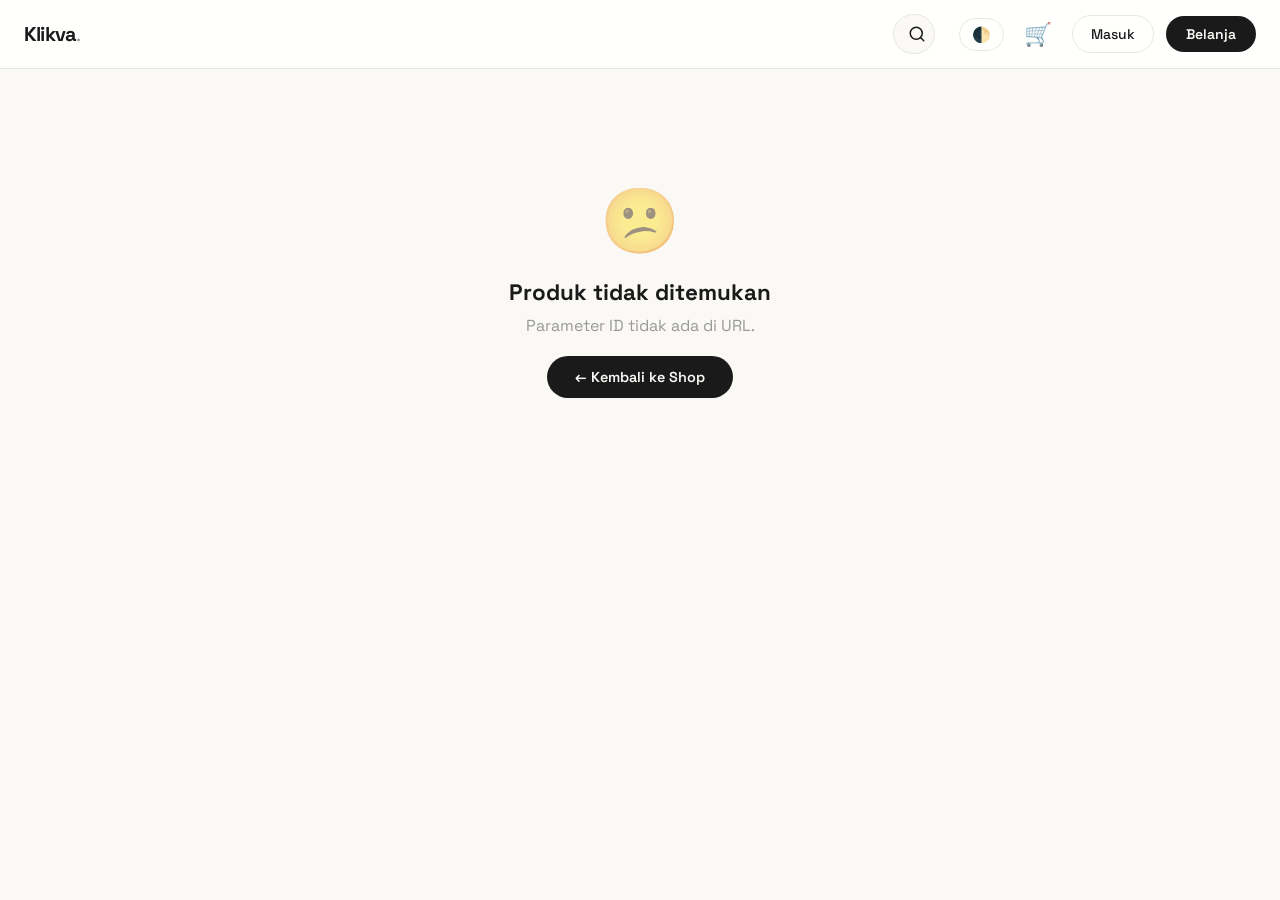
<file: product-detail.html>
<!DOCTYPE html>
<html lang="id">
<head>
<meta charset="UTF-8">
<meta name="viewport" content="width=device-width, initial-scale=1.0">
<title>Detail Produk — Klikva</title>
<link href="https://fonts.googleapis.com/css2?family=Space+Grotesk:wght@300;400;500;600;700&display=swap" rel="stylesheet">
<style>
*{margin:0;padding:0;box-sizing:border-box}
:root{--bg:#FAF9F6;--bg-card:#fff;--text:#1A1A1A;--text-secondary:#555;--text-light:#999;--border:#E8E6E1;--shadow-hover:0 12px 40px rgba(0,0,0,.08);--radius:20px;--font:'Space Grotesk',sans-serif;--nav-bg:rgba(255,255,255,.88)}
[data-theme="dark"]{--bg:#121212;--bg-card:#1E1E1E;--text:#EDEDED;--text-secondary:#AAA;--text-light:#777;--border:#2A2A2A;--shadow-hover:0 12px 40px rgba(0,0,0,.3);--nav-bg:rgba(18,18,18,.92)}
body{font-family:var(--font);background:var(--bg);color:var(--text);transition:background .3s,color .3s;overflow-x:hidden}
a{text-decoration:none;color:inherit}
button{font-family:var(--font);cursor:pointer;border:none;background:none;color:inherit}
ul{list-style:none}
.wrap{max-width:1400px;margin:0 auto;padding:0 24px}

/* NAVBAR */
#navbar{position:fixed;top:0;left:0;right:0;z-index:1000;padding:0 24px;background:var(--nav-bg);backdrop-filter:blur(20px);box-shadow:0 1px 0 var(--border)}
.nav-inner{max-width:1400px;margin:0 auto;display:flex;align-items:center;justify-content:space-between;height:68px}
.nav-logo{font-size:1.25rem;font-weight:800;letter-spacing:-.04em}.nav-logo span{color:var(--text-light);font-weight:400}
.nav-actions{display:flex;align-items:center;gap:12px}
.search-wrapper{display:flex;align-items:center;position:relative;height:40px;background:var(--bg);border:1.5px solid var(--border);border-radius:50px;padding:0 6px;transition:all .5s cubic-bezier(.25,.8,.25,1);width:42px;cursor:pointer;z-index:10}
.search-wrapper.active{width:clamp(300px,45vw,600px);background:var(--bg-card);border-color:var(--text);cursor:text;box-shadow:0 4px 12px rgba(0,0,0,.05)}
.search-icon-btn{background:transparent;border:none;color:var(--text);padding:8px;display:flex;align-items:center;justify-content:center;flex-shrink:0}
.search-input{width:0;opacity:0;border:none;background:transparent;color:var(--text);font-size:.85rem;outline:none;padding:0;transition:all .5s cubic-bezier(.25,.8,.25,1);font-family:var(--font);flex-grow:1}
.search-wrapper.active .search-input{width:100%;opacity:1;padding:0 8px}
.close-btn{background:transparent;border:none;color:var(--text-light);cursor:pointer;opacity:0;width:0;padding:0;transition:all .5s;flex-shrink:0;font-size:.9rem}
.search-wrapper.active .close-btn{opacity:1;width:auto;padding:8px}
.btn-ghost{font-size:.875rem;font-weight:500;padding:9px 18px;border-radius:50px;border:1.5px solid var(--border);transition:border-color .2s,background .2s}
.btn-ghost:hover{border-color:var(--text)}
.btn-solid{font-size:.875rem;font-weight:600;color:var(--bg);padding:9px 20px;border-radius:50px;background:var(--text);transition:opacity .2s,transform .2s}
.btn-solid:hover{opacity:.8;transform:scale(1.03)}
.theme-btn{border:1.5px solid var(--border);border-radius:50px;padding:6px 12px;font-size:.95rem}
.theme-btn:hover{border-color:var(--text)}
.cart-link{position:relative;padding:8px;font-size:1.4rem;transition:transform .2s}
.cart-link:hover{transform:scale(1.1)}
.cart-badge{position:absolute;top:0;right:0;background:#ef4444;color:#fff;font-size:.6rem;font-weight:700;padding:2px 6px;border-radius:50%;min-width:18px;text-align:center}
.cart-badge.bounce{animation:bb .5s ease}@keyframes bb{50%{transform:scale(1.5)}}
.avatar-nav{display:flex;align-items:center;gap:8px;cursor:pointer;padding:4px 8px 4px 4px;border-radius:50px}
.avatar-nav:hover{background:var(--bg)}
.avatar-nav-image{width:36px;height:36px;border-radius:50%;border:2px solid var(--border);display:flex;align-items:center;justify-content:center;background:var(--bg)}
.avatar-nav-name{font-size:.8rem;font-weight:500;max-width:80px;white-space:nowrap;overflow:hidden;text-overflow:ellipsis}
.hamburger{display:none;flex-direction:column;gap:5px;padding:8px}
.hamburger span{width:22px;height:1.5px;background:var(--text)}
.mobile-nav{position:fixed;inset:0;z-index:999;background:var(--bg);padding:80px 24px 40px;display:flex;flex-direction:column;gap:8px;transform:translateX(100%);transition:transform .35s}
.mobile-nav.open{transform:none}
.mobile-nav a{font-size:1.5rem;font-weight:700;padding:14px 0;border-bottom:1px solid var(--border)}
.mobile-nav .mobile-nav-btns{margin-top:24px;display:flex;flex-direction:column;gap:12px}
.mobile-nav .btn-solid,.mobile-nav .btn-ghost{text-align:center;padding:14px;border-radius:16px;font-size:1rem;border-bottom:0}

/* ─── MAIN LAYOUT ─── */
.product-page { padding-top: 100px; padding-bottom: 60px; }

/* Breadcrumb */
.breadcrumb { display: flex; align-items: center; gap: 8px; font-size: .8rem; color: var(--text-light); margin-bottom: 24px; flex-wrap: wrap; }
.breadcrumb a { color: var(--text-secondary); transition: color .2s; }
.breadcrumb a:hover { color: var(--text); }
.breadcrumb-sep { opacity: .5; }

/* Grid 2 kolom */
.product-grid { display: grid; grid-template-columns: minmax(0, 1fr) minmax(0, 1fr); gap: 56px; align-items: start; }

/* ─── KIRI: GAMBAR ─── */
.product-image-wrap { position: relative; border-radius: 28px; overflow: hidden; background: var(--bg-card); border: 1px solid var(--border); aspect-ratio: 1/1; display: flex; align-items: center; justify-content: center; box-shadow: var(--shadow-hover); }
.product-image-wrap img { width: 100%; height: 100%; object-fit: contain; padding: 32px; }
.product-image-emoji { font-size: 10rem; line-height: 1; filter: drop-shadow(0 20px 40px rgba(0,0,0,.15)); }
.sale-badge-lg { position: absolute; top: 20px; left: 20px; background: #DC2626; color: #fff; font-size: .75rem; font-weight: 700; padding: 6px 14px; border-radius: 20px; letter-spacing: .04em; text-transform: uppercase; }
.stock-badge-lg { position: absolute; top: 20px; right: 20px; font-size: .7rem; font-weight: 700; padding: 6px 14px; border-radius: 20px; border: 1px solid; }
.stock-badge-lg.ok    { background: #ECFDF5; color: #059669; border-color: #A7F3D0; }
.stock-badge-lg.low   { background: #FFFBEB; color: #D97706; border-color: #FDE68A; }
.stock-badge-lg.out   { background: #FEF2F2; color: #DC2626; border-color: #FECACA; }
[data-theme="dark"] .stock-badge-lg.ok  { background: rgba(5,150,105,.15); }
[data-theme="dark"] .stock-badge-lg.low { background: rgba(217,119,6,.15); }
[data-theme="dark"] .stock-badge-lg.out { background: rgba(220,38,38,.15); }

/* ─── KANAN: INFO ─── */
.product-category-tag { display: inline-block; font-size: .7rem; font-weight: 700; letter-spacing: .12em; text-transform: uppercase; color: var(--text-light); margin-bottom: 12px; }
.product-title-lg { font-size: clamp(1.6rem, 3vw, 2.2rem); font-weight: 700; letter-spacing: -0.02em; line-height: 1.15; margin-bottom: 18px; }
.product-price-row { display: flex; align-items: baseline; gap: 12px; margin-bottom: 24px; flex-wrap: wrap; }
.product-price-lg { font-size: 1.9rem; font-weight: 800; letter-spacing: -0.02em; }
.product-price-old { font-size: 1.1rem; font-weight: 500; color: var(--text-light); text-decoration: line-through; }
.product-discount-tag { font-size: .75rem; font-weight: 700; color: #DC2626; background: #FEF2F2; padding: 3px 10px; border-radius: 8px; }
[data-theme="dark"] .product-discount-tag { background: rgba(220,38,38,.15); }

.product-desc { font-size: .95rem; line-height: 1.7; color: var(--text-secondary); margin-bottom: 28px; padding-bottom: 28px; border-bottom: 1px solid var(--border); }

/* Quantity selector */
.qty-row { display: flex; align-items: center; gap: 16px; margin-bottom: 24px; }
.qty-label { font-size: .85rem; font-weight: 600; color: var(--text-secondary); }
.qty-selector { display: flex; align-items: center; background: var(--bg-card); border: 1.5px solid var(--border); border-radius: 50px; padding: 4px; }
.qty-btn { width: 36px; height: 36px; border-radius: 50%; display: flex; align-items: center; justify-content: center; font-size: 1.1rem; font-weight: 600; color: var(--text); transition: background .15s; }
.qty-btn:hover:not(:disabled) { background: var(--bg); }
.qty-btn:disabled { opacity: .3; cursor: not-allowed; }
.qty-value { min-width: 48px; text-align: center; font-weight: 700; font-size: 1rem; font-variant-numeric: tabular-nums; }

/* Benefits list */
.benefits { display: flex; flex-direction: column; gap: 12px; padding-top: 24px; border-top: 1px solid var(--border); margin-top: 24px; }
.benefit-item { display: flex; align-items: center; gap: 12px; font-size: .85rem; color: var(--text-secondary); }
.benefit-item i { font-style: normal; width: 32px; height: 32px; border-radius: 50%; background: var(--bg-card); border: 1px solid var(--border); display: flex; align-items: center; justify-content: center; font-size: .9rem; }

/* ─── PRODUK SERUPA ─── */
.related-section { margin-top: 80px; padding-top: 48px; border-top: 1px solid var(--border); }
.related-title { font-size: 1.4rem; font-weight: 700; letter-spacing: -0.02em; margin-bottom: 24px; }
.related-grid { display: grid; grid-template-columns: repeat(auto-fill, minmax(220px, 1fr)); gap: 20px; }
.related-card { background: var(--bg-card); border: 1px solid var(--border); border-radius: 16px; overflow: hidden; cursor: pointer; transition: transform .3s, box-shadow .3s; }
.related-card:hover { transform: translateY(-4px); box-shadow: var(--shadow-hover); }
.related-img { aspect-ratio: 1; background: var(--bg); display: flex; align-items: center; justify-content: center; font-size: 4rem; position: relative; }
.related-img img { width: 100%; height: 100%; object-fit: contain; padding: 16px; }
.related-body { padding: 14px; }
.related-name { font-size: .85rem; font-weight: 600; margin-bottom: 4px; white-space: nowrap; overflow: hidden; text-overflow: ellipsis; }
.related-price { font-size: .95rem; font-weight: 700; }

/* Loading & Error */
.loading-page, .error-page { text-align: center; padding: 80px 20px; }
.loading-spinner { display: inline-block; width: 48px; height: 48px; border: 4px solid var(--border); border-top-color: var(--text); border-radius: 50%; animation: spin 0.8s linear infinite; margin-bottom: 16px; }
@keyframes spin { to { transform: rotate(360deg); } }
.error-page .error-icon { font-size: 4rem; margin-bottom: 16px; opacity: .5; }
.error-page h2 { font-size: 1.4rem; margin-bottom: 8px; }
.error-page p { color: var(--text-light); margin-bottom: 20px; }
.back-btn { display: inline-block; padding: 12px 28px; background: var(--text); color: var(--bg); border-radius: 50px; font-weight: 600; font-size: .9rem; transition: opacity .2s; }
.back-btn:hover { opacity: .8; }

/* Toast */
.toast-avatar{position:fixed;bottom:30px;left:50%;transform:translateX(-50%) translateY(100px);background:#111;color:#fff;padding:14px 28px;border-radius:50px;font-size:.9rem;font-weight:500;z-index:9999;opacity:0;transition:all .5s cubic-bezier(.68,-.55,.265,1.55);pointer-events:none;box-shadow:0 8px 32px rgba(0,0,0,.15)}
.toast-avatar.show{opacity:1;transform:translateX(-50%)}

/* ═══════════════════════════════════════════
   ADD TO CART — ANIMASI (sama dengan shop.html)
═══════════════════════════════════════════ */
.add-to-cart{position:relative;width:100%;max-width:340px;height:54px;border:none;background:none;padding:0;cursor:pointer;font-family:var(--font);outline:none;-webkit-tap-highlight-color:transparent;overflow:visible;display:block;margin:0 0 24px}
.atc-pill{position:absolute;inset:0;border-radius:14px;background:#17171B;transition:background .4s ease}
[data-theme="dark"] .atc-pill{background:#2C2C30;box-shadow:inset 0 0 0 1px #3d3d42}
.atc-text{position:absolute;inset:0;display:flex;align-items:center;justify-content:center;font-size:14px;font-weight:600;color:#fff;z-index:3;pointer-events:none;white-space:nowrap;user-select:none;letter-spacing:0.02em}
.atc-cart{position:absolute;top:50%;transform:translateY(-50%);z-index:3;pointer-events:none}.atc-cart svg{width:28px;height:20px;display:block;overflow:visible}
.atc-cart path.shape{fill:none;stroke:#fff;stroke-width:2;stroke-linecap:round;stroke-linejoin:round}.atc-cart path.wheel{fill:none;stroke:#fff;stroke-width:1.5;stroke-linecap:round}
.atc-cart path.tick{fill:none;stroke:#fff;stroke-width:2;stroke-linecap:round;stroke-linejoin:round;stroke-dasharray:11px;stroke-dashoffset:11px}
.atc-item{position:absolute;left:50%;transform:translateX(-50%);font-size:18px;z-index:5;pointer-events:none;line-height:1;user-select:none}
.add-to-cart:not(.atc-busy):not(.atc-out):hover .atc-pill{background:#2d2d35}
[data-theme="dark"] .add-to-cart:not(.atc-busy):not(.atc-out):hover .atc-pill{background:#3a3a40}
.add-to-cart.atc-out{cursor:not-allowed;opacity:.75;pointer-events:none}
.add-to-cart.atc-out .atc-pill{background:#DC2626}

/* Modal Profil */
.modal-overlay{position:fixed;inset:0;z-index:2000;background:rgba(15,10,30,.75);backdrop-filter:blur(12px);-webkit-backdrop-filter:blur(12px);display:flex;align-items:center;justify-content:center;padding:20px;opacity:0;pointer-events:none;transition:opacity .3s ease}
.modal-overlay.show{opacity:1;pointer-events:auto}
.modal-card{width:100%;max-width:480px;max-height:90vh;overflow-y:auto;background:linear-gradient(135deg,#1a1030 0%,#2a1040 100%);border:1px solid rgba(168,85,247,.3);border-radius:24px;padding:32px;position:relative;box-shadow:0 25px 70px -12px rgba(0,0,0,.7);transform:translateY(20px) scale(.95);transition:transform .35s cubic-bezier(.34,1.56,.64,1)}
.modal-overlay.show .modal-card{transform:translateY(0) scale(1)}
.modal-card::before{content:'';position:absolute;top:-50%;right:-50%;width:200%;height:200%;background:radial-gradient(circle,rgba(168,85,247,.15) 0%,transparent 60%);pointer-events:none;border-radius:inherit}
.modal-close{position:absolute;top:16px;right:16px;width:32px;height:32px;border-radius:50%;background:rgba(255,255,255,.08);border:1px solid rgba(255,255,255,.1);color:rgba(255,255,255,.6);cursor:pointer;display:flex;align-items:center;justify-content:center;font-size:16px;transition:all .2s;z-index:2}
.modal-close:hover{background:rgba(255,255,255,.15);color:#fff}
.modal-header{text-align:center;margin-bottom:24px;position:relative;z-index:1}
.modal-icon{font-size:40px;margin-bottom:10px;filter:drop-shadow(0 0 20px rgba(168,85,247,.5))}
.modal-title{font-size:22px;font-weight:800;color:#fff;letter-spacing:-.02em;margin-bottom:6px}
.modal-sub{font-size:13px;color:rgba(255,255,255,.55);line-height:1.5}
.profile-form{position:relative;z-index:1}
.pf-group{margin-bottom:16px}
.pf-group label{display:block;font-size:10.5px;font-weight:700;color:rgba(255,255,255,.6);letter-spacing:.08em;text-transform:uppercase;margin-bottom:7px}
.pf-group label .req{color:#ec4899}
.pf-group input,.pf-group textarea{width:100%;padding:12px 14px;font-family:var(--font);font-size:13.5px;color:#fff;background:rgba(255,255,255,.06);border:1px solid rgba(255,255,255,.12);border-radius:10px;outline:none;transition:all .2s;resize:none}
.pf-group input:focus,.pf-group textarea:focus{border-color:#a855f7;background:rgba(255,255,255,.1);box-shadow:0 0 0 3px rgba(168,85,247,.15)}
.pf-group input.error,.pf-group textarea.error{border-color:#ef4444;background:rgba(239,68,68,.08)}
.pf-group input::placeholder,.pf-group textarea::placeholder{color:rgba(255,255,255,.3)}
.pf-row{display:grid;grid-template-columns:1fr 1fr;gap:12px}
.pf-submit{width:100%;padding:14px;background:linear-gradient(135deg,#a855f7 0%,#ec4899 100%);color:#fff;border:none;border-radius:12px;font-family:var(--font);font-size:14px;font-weight:700;cursor:pointer;letter-spacing:.02em;transition:all .2s;box-shadow:0 8px 24px -8px rgba(168,85,247,.6);margin-top:8px}
.pf-submit:hover:not(:disabled){transform:translateY(-1px);box-shadow:0 12px 28px -8px rgba(168,85,247,.85)}
.pf-submit:disabled{opacity:.6;cursor:not-allowed}
.pf-cancel{width:100%;padding:10px;background:transparent;color:rgba(255,255,255,.5);border:none;border-radius:10px;font-family:var(--font);font-size:12px;font-weight:500;cursor:pointer;margin-top:6px;transition:color .2s}
.pf-cancel:hover{color:#fff}

/* Responsive */
@media (max-width: 900px) {
  .product-grid { grid-template-columns: 1fr; gap: 32px; }
  .product-image-emoji { font-size: 7rem; }
  .related-grid { grid-template-columns: repeat(auto-fill, minmax(160px, 1fr)); gap: 14px; }
}
@media (max-width: 768px) {
  .nav-actions > *:not(.cart-link):not(#navAvatarContainer):not(.hamburger) { display: none; }
  .hamburger { display: flex; }
  .product-page { padding-top: 84px; }
}
@media (max-width: 520px) {
  .modal-card { padding: 26px 22px; }
  .modal-title { font-size: 19px; }
  .pf-row { grid-template-columns: 1fr; gap: 0; }
  .product-price-lg { font-size: 1.6rem; }
  .add-to-cart { max-width: 100%; }
}
@media (prefers-reduced-motion: reduce) {
  * { transition: none !important; animation: none !important; }
}
</style>
</head>
<body>

<nav id="navbar"><div class="nav-inner">
  <a href="index.html" class="nav-logo">Klikva<span>.</span></a>
  <div class="nav-actions">
    <div class="search-wrapper" id="searchWrapper">
      <button class="search-icon-btn" id="searchBtn" aria-label="Cari produk">
        <svg width="18" height="18" viewBox="0 0 24 24" fill="none" stroke="currentColor" stroke-width="2" stroke-linecap="round" stroke-linejoin="round"><circle cx="11" cy="11" r="8"></circle><line x1="21" y1="21" x2="16.65" y2="16.65"></line></svg>
      </button>
      <input type="text" class="search-input" id="searchInput" placeholder="Cari produk...">
      <button class="close-btn" id="closeBtn" aria-label="Tutup">
        <svg width="14" height="14" viewBox="0 0 24 24" fill="none" stroke="currentColor" stroke-width="2" stroke-linecap="round" stroke-linejoin="round"><line x1="18" y1="6" x2="6" y2="18"></line><line x1="6" y1="6" x2="18" y2="18"></line></svg>
      </button>
    </div>
    <div id="navAvatarContainer"></div>
    <button class="theme-btn" id="themeBtn" aria-label="Ganti tema">🌓</button>
    <a href="cart.html" class="cart-link">🛒<span class="cart-badge" id="cartBadge">0</span></a>
    <a href="registerd.html" class="btn-ghost" id="loginBtn">Masuk</a>
    <a href="shop.html" class="btn-solid">Belanja</a>
  </div>
  <button class="hamburger" id="hamburger"><span></span><span></span><span></span></button>
</div></nav>
<div class="mobile-nav" id="mobileNav">
  <a href="shop.html">Produk</a><a href="index.html#brand">Kenapa Klikva</a><a href="index.html#services">Layanan</a><a href="index.html#gallery">Ulasan</a>
  <div class="mobile-nav-btns" id="mobileNavBtns"><a href="registerd.html" class="btn-ghost">Masuk</a><a href="shop.html" class="btn-solid">Belanja Sekarang</a></div>
</div>

<main class="wrap product-page" id="productPage">
  <div class="loading-page">
    <div class="loading-spinner"></div>
    <p style="color: var(--text-light)">Memuat produk...</p>
  </div>
</main>

<!-- MODAL LENGKAPI PROFIL -->
<div class="modal-overlay" id="profileModal">
  <div class="modal-card">
    <button class="modal-close" onclick="closeProfileModal()" aria-label="Tutup">✕</button>
    <div class="modal-header">
      <div class="modal-icon">🛒</div>
      <h2 class="modal-title">Lengkapi Profil</h2>
      <p class="modal-sub">Isi data pengiriman untuk melanjutkan pembelian</p>
    </div>
    <form class="profile-form" id="profileForm" novalidate>
      <div class="pf-group">
        <label>WhatsApp <span class="req">*</span></label>
        <input type="tel" id="pfWhatsapp" placeholder="0812xxxxxxxxxx" inputmode="numeric" required>
      </div>
      <div class="pf-group">
        <label>Kota <span class="req">*</span></label>
        <input type="text" id="pfKota" placeholder="Contoh: Jakarta" required>
      </div>
      <div class="pf-group">
        <label>Alamat Lengkap <span class="req">*</span></label>
        <textarea id="pfAlamat" rows="3" placeholder="Jl. Merdeka No. 123, RT 01/RW 02..." required></textarea>
      </div>
      <div class="pf-row">
        <div class="pf-group">
          <label>Kecamatan <span class="req">*</span></label>
          <input type="text" id="pfKecamatan" placeholder="Menteng" required>
        </div>
        <div class="pf-group">
          <label>Kode Pos <span class="req">*</span></label>
          <input type="text" id="pfKodePos" placeholder="10310" inputmode="numeric" required>
        </div>
      </div>
      <button type="submit" class="pf-submit" id="pfSubmitBtn">Simpan & Lanjut Belanja →</button>
      <button type="button" class="pf-cancel" onclick="closeProfileModal()">Nanti saja</button>
    </form>
  </div>
</div>

<div class="toast-avatar" id="toastAvatar"></div>

<script>
/* =================================================================
   KONFIGURASI
================================================================= */
const API_URL  = 'https://script.google.com/macros/s/AKfycbzq6dz2VYtO1iWu_U6H02jZSWQBZ3Lvu9EKra8Z2QUMy7UtOG_UVM2WeUeT1nne1Kz_/exec';
const API_AUTH = 'https://script.google.com/macros/s/AKfycbxeyzjupP-kTO6Bq3q8Sax7lYGk08vs3Wmmt4dlSGe5tjL5m_UmPTXEZq60jIuhnhePLA/exec';

let currentProduct = null;
let relatedProducts = [];
let selectedQty = 1;
let allProducts = [];
let pendingProductId = null;
let pendingQty = 1;

/* =================================================================
   TEMA
================================================================= */
if (localStorage.getItem('klikva_theme') === 'dark') document.documentElement.setAttribute('data-theme', 'dark');
document.getElementById('themeBtn').addEventListener('click', () => {
  const dark = document.documentElement.getAttribute('data-theme') === 'dark';
  if (dark) document.documentElement.removeAttribute('data-theme'); else document.documentElement.setAttribute('data-theme', 'dark');
  localStorage.setItem('klikva_theme', dark ? 'light' : 'dark');
});

/* =================================================================
   SEARCH BAR
================================================================= */
const searchWrapper = document.getElementById('searchWrapper');
const searchBtn = document.getElementById('searchBtn');
const searchInput = document.getElementById('searchInput');
const closeBtn = document.getElementById('closeBtn');

searchBtn.addEventListener('click', (e) => { e.stopPropagation(); searchWrapper.classList.add('active'); searchInput.focus(); });
closeBtn.addEventListener('click', (e) => { e.stopPropagation(); searchWrapper.classList.remove('active'); searchInput.value = ''; });
searchInput.addEventListener('keydown', (e) => {
  if (e.key === 'Enter') {
    const q = searchInput.value.trim();
    if (q) window.location.href = 'shop.html?q=' + encodeURIComponent(q);
  }
});

/* =================================================================
   HELPER: JSONP
================================================================= */
function authCall(params, callback) {
  const cbName = 'klikva_auth_' + Date.now() + '_' + Math.random().toString(36).substr(2, 5);
  const cleanup = () => { delete window[cbName]; const s = document.getElementById(cbName); if (s) document.body.removeChild(s); };
  window[cbName] = (data) => { cleanup(); callback(null, data); };

  const url = new URL(API_AUTH);
  Object.entries(params).forEach(([k, v]) => { if (v !== undefined && v !== null) url.searchParams.append(k, v); });
  url.searchParams.append('callback', cbName);

  const script = document.createElement('script');
  script.id = cbName; script.src = url.toString();
  const timeout = setTimeout(() => { cleanup(); callback(new Error('Timeout'), null); }, 15000);
  script.onload = () => clearTimeout(timeout);
  script.onerror = () => { clearTimeout(timeout); cleanup(); callback(new Error('Network'), null); };
  document.body.appendChild(script);
}

/* =================================================================
   TOAST
================================================================= */
function showToast(message, type = 'info') {
  const el = document.getElementById('toastAvatar');
  el.textContent = message; el.className = 'toast-avatar show';
  el.style.background = {warning:'#D97706', error:'#DC2626', success:'#059669', info:'#111111'}[type] || '#111111';
  clearTimeout(el._t); el._t = setTimeout(() => { el.className = 'toast-avatar'; el.style.background = '#111111'; }, 2800);
}

/* =================================================================
   KERANJANG
================================================================= */
function getCart() { return JSON.parse(localStorage.getItem('klikva_cart') || '[]'); }
function saveCart(cart) { localStorage.setItem('klikva_cart', JSON.stringify(cart)); updateCartBadge(); }
function updateCartBadge() {
  const total = getCart().reduce((s, i) => s + i.quantity, 0), badge = document.getElementById('cartBadge');
  if (!badge) return;
  badge.textContent = total; badge.style.display = total > 0 ? 'block' : 'none';
  if (total > 0) { badge.classList.remove('bounce'); void badge.offsetWidth; badge.classList.add('bounce'); }
}
function checkStock(p, qty) {
  if (p.stock === null || p.stock === undefined) return {status:'ok'};
  if (p.stock === 0) return {status:'out', stock:0};
  if (qty > p.stock) return {status:'out', stock:p.stock};
  if (p.stock <= 3) return {status:'low', stock:p.stock};
  return {status:'ok', stock:p.stock};
}

/* =================================================================
   NAVBAR AVATAR
================================================================= */
function renderNavbarAvatar() {
  const container = document.getElementById('navAvatarContainer');
  const loginBtn = document.getElementById('loginBtn');
  const user = localStorage.getItem('klikva_user');
  if (user) {
    const u = JSON.parse(user);
    const initial = (u.namaLengkap || 'M').charAt(0).toUpperCase();
    const name = (u.namaLengkap || 'Member').split(' ')[0];
    container.innerHTML = `<div class="avatar-nav" onclick="window.location.href='dashboard.html'"><div class="avatar-nav-image"><span>${initial}</span></div><span class="avatar-nav-name">${name}</span></div>`;
    if (loginBtn) loginBtn.style.display = 'none';
  } else {
    container.innerHTML = '';
    if (loginBtn) loginBtn.style.display = '';
  }
}

/* =================================================================
   MOBILE NAV
================================================================= */
const hamburger = document.getElementById('hamburger'), mobileNav = document.getElementById('mobileNav'); let menuOpen = false;
hamburger.addEventListener('click', () => { menuOpen = !menuOpen; mobileNav.classList.toggle('open', menuOpen); document.body.style.overflow = menuOpen ? 'hidden' : ''; });
mobileNav.querySelectorAll('a').forEach(a => a.addEventListener('click', () => { menuOpen = false; mobileNav.classList.remove('open'); document.body.style.overflow = ''; }));

/* =================================================================
   LOAD PRODUK
================================================================= */
async function loadProductFromUrl() {
  const params = new URLSearchParams(window.location.search);
  const id = parseInt(params.get('id'), 10);

  if (!id) return showError('Produk tidak ditemukan', 'Parameter ID tidak ada di URL.');

  try {
    const cache = localStorage.getItem('kv_products_cache');
    let products = [];
    if (cache) {
      products = JSON.parse(cache);
    } else {
      const result = await (await fetch(`${API_URL}?action=getProducts`)).json();
      if (result.success && result.data) {
        products = result.data;
        localStorage.setItem('kv_products_cache', JSON.stringify(products));
      } else {
        return showError('Gagal memuat produk', result.message || 'Coba lagi nanti');
      }
    }

    allProducts = products;
    const product = products.find(p => p.id === id);
    if (!product) return showError('Produk tidak ditemukan', 'Produk dengan ID tersebut tidak ada.');

    currentProduct = product;
    relatedProducts = products.filter(p => p.category === product.category && p.id !== product.id).slice(0, 4);

    renderProduct();
  } catch (e) {
    showError('Gagal terhubung ke server', 'Periksa koneksi internet kamu.');
  }
}

/* =================================================================
   RENDER HALAMAN
================================================================= */
function renderProduct() {
  const p = currentProduct;
  const st = checkStock(p, 1);
  const isOut = st.status === 'out';
  const isLow = st.status === 'low';
  const discount = p.oldPrice && p.oldPrice > p.price
    ? Math.round((1 - p.price / p.oldPrice) * 100)
    : 0;

  const imgHtml = p.image && p.image.startsWith('data:')
    ? `<img src="${p.image}" alt="${p.name}">`
    : `<span class="product-image-emoji">${p.image || '📦'}</span>`;

  let stockBadge = '';
  if (isOut) stockBadge = '<span class="stock-badge-lg out">🚫 Stok Habis</span>';
  else if (isLow) stockBadge = `<span class="stock-badge-lg low">⚠️ Sisa ${p.stock}</span>`;
  else if (p.stock != null) stockBadge = `<span class="stock-badge-lg ok">✓ Stok ${p.stock}</span>`;

  const saleBadge = p.sale ? '<span class="sale-badge-lg">🔥 Sale</span>' : '';

  const oldPriceHtml = p.oldPrice && p.oldPrice > p.price
    ? `<span class="product-price-old">Rp ${p.oldPrice.toLocaleString('id-ID')}</span>`
    : '';
  const discountHtml = discount > 0 ? `<span class="product-discount-tag">-${discount}%</span>` : '';

  const relatedHtml = relatedProducts.length > 0 ? `
    <section class="related-section">
      <h2 class="related-title">Produk Serupa</h2>
      <div class="related-grid">
        ${relatedProducts.map(r => {
          const rImg = r.image && r.image.startsWith('data:')
            ? `<img src="${r.image}" alt="${r.name}">`
            : `${r.image || '📦'}`;
          return `
            <div class="related-card" onclick="window.location.href='product-detail.html?id=${r.id}'">
              <div class="related-img">${rImg}</div>
              <div class="related-body">
                <div class="related-name">${r.name}</div>
                <div class="related-price">Rp ${r.price.toLocaleString('id-ID')}</div>
              </div>
            </div>`;
        }).join('')}
      </div>
    </section>
  ` : '';

  const catName = p.category || 'Produk';

  document.getElementById('productPage').innerHTML = `
    <div class="breadcrumb">
      <a href="index.html">Home</a>
      <span class="breadcrumb-sep">/</span>
      <a href="shop.html">Shop</a>
      <span class="breadcrumb-sep">/</span>
      <a href="shop.html">${catName}</a>
      <span class="breadcrumb-sep">/</span>
      <span>${p.name.length > 30 ? p.name.substring(0, 30) + '...' : p.name}</span>
    </div>

    <div class="product-grid">
      <div>
        <div class="product-image-wrap">
          ${imgHtml}
          ${saleBadge}
          ${stockBadge}
        </div>
      </div>

      <div>
        <div class="product-category-tag">${p.category}</div>
        <h1 class="product-title-lg">${p.name}</h1>
        
        <div class="product-price-row">
          <span class="product-price-lg">Rp ${p.price.toLocaleString('id-ID')}</span>
          ${oldPriceHtml}
          ${discountHtml}
        </div>

        <p class="product-desc">
          ${p.description || 'Produk premium dari Klikva. Dijamin kualitas dan keasliannya. Dikirim dengan pengemasan aman dan suhu terkontrol untuk memastikan kondisi terbaik saat sampai di tangan kamu.'}
        </p>

        <div class="qty-row">
          <span class="qty-label">Jumlah:</span>
          <div class="qty-selector">
            <button class="qty-btn" id="qtyMinus" ${isOut ? 'disabled' : ''}>−</button>
            <span class="qty-value" id="qtyValue">1</span>
            <button class="qty-btn" id="qtyPlus" ${isOut ? 'disabled' : ''}>+</button>
          </div>
        </div>

        <button class="add-to-cart${isOut ? ' atc-out' : ''}" id="addToCartBtn" data-product-id="${p.id}">
          <div class="atc-pill"></div>
          <div class="atc-item" style="opacity:0;top:-38px;transform:translateX(-50%) scale(1);">📦</div>
          <div class="atc-cart" style="opacity:0;left:12px;">
            <svg viewBox="0 0 30 22">
              <path d="M1 2H5L8.5 16H21L24 6.5L6.5 6.5" class="shape"/>
              <path d="M10 20.5a1.5 1.5 0 100-3 1.5 1.5 0 000 3Z" class="wheel"/>
              <path d="M20.5 20.5a1.5 1.5 0 100-3 1.5 1.5 0 000 3Z" class="wheel"/>
              <path d="M12 11.5L14 13.5L18.5 9" class="tick atc-tick" style="stroke-dasharray:11px;stroke-dashoffset:11px;"/>
            </svg>
          </div>
          <div class="atc-text">${isOut ? 'Stok Habis' : 'Tambah ke Keranjang'}</div>
        </button>

        <div class="benefits">
          <div class="benefit-item"><i>🩺</i><span>Garansi kesehatan 30 hari</span></div>
          <div class="benefit-item"><i>📦</i><span>Pengiriman aman & suhu terkontrol</span></div>
          <div class="benefit-item"><i>✅</i><span>100% original dari breeder lokal</span></div>
          <div class="benefit-item"><i>💬</i><span>Konsultasi gratis via WhatsApp</span></div>
        </div>
      </div>
    </div>

    ${relatedHtml}
  `;

  // Setup qty buttons
  const maxQ = p.stock != null ? p.stock : 99;
  document.getElementById('qtyMinus').addEventListener('click', () => { if (selectedQty > 1) { selectedQty--; updateQty(); } });
  document.getElementById('qtyPlus').addEventListener('click', () => { if (selectedQty < maxQ) { selectedQty++; updateQty(); } });
  document.getElementById('addToCartBtn').addEventListener('click', function() {
    handleBeli(currentProduct.id, this, selectedQty);
  });

  updateCartBadge();
}

function updateQty() {
  document.getElementById('qtyValue').textContent = selectedQty;
  const p = currentProduct;
  const maxQ = p.stock != null ? p.stock : 99;
  document.getElementById('qtyMinus').disabled = selectedQty <= 1;
  document.getElementById('qtyPlus').disabled = selectedQty >= maxQ;
}

/* =================================================================
   ERROR PAGE
================================================================= */
function showError(title, msg) {
  document.getElementById('productPage').innerHTML = `
    <div class="error-page">
      <div class="error-icon">😕</div>
      <h2>${title}</h2>
      <p>${msg}</p>
      <a href="shop.html" class="back-btn">← Kembali ke Shop</a>
    </div>
  `;
}

/* =================================================================
   ADD TO CART — ANIMASI (sama dengan shop.html)
================================================================= */
function setS(el, props) { Object.assign(el.style, props); }
function animEl(el, from, to, duration, easing, delay) {
  return new Promise(resolve => { setTimeout(() => {
    setS(el, {transition:'none', ...from}); void el.offsetHeight;
    setS(el, {transition:`all ${duration}ms ${easing}`, ...to}); setTimeout(resolve, duration);
  }, delay || 0); });
}

async function addToCartAnimated(productId, btnEl, qty) {
  qty = qty || 1;
  const product = allProducts.find(p => p.id === productId);
  if (!product) return;
  const btn = btnEl || document.querySelector(`.add-to-cart[data-product-id="${productId}"]`);
  if (!btn || btn.classList.contains('atc-busy') || btn.classList.contains('atc-out')) return;

  const cart = getCart(), existing = cart.find(i => i.id === productId), currentQty = existing ? existing.quantity : 0;
  if (product.stock !== null && product.stock !== undefined && currentQty + qty > product.stock) {
    showToast(`⚠️ Stok hanya tersisa ${product.stock}`, 'warning');
    return;
  }

  btn.classList.add('atc-busy');
  const pill = btn.querySelector('.atc-pill'), txt = btn.querySelector('.atc-text'), cartEl = btn.querySelector('.atc-cart'), itemEl = btn.querySelector('.atc-item'), tickEl = btn.querySelector('.atc-tick');
  const categoryEmoji = {REPTILE:'🐍',CLOTHING:'👕',ACCESSORIES:'💎',SNEAKERS:'👟',ELECTRONICS:'📱',COSMETICS:'💄'};
  itemEl.textContent = categoryEmoji[product.category] || '📦';

  await animEl(txt, {opacity:'1', transform:'translateY(0)'}, {opacity:'0', transform:'translateY(4px)'}, 180, 'ease');
  setS(cartEl, {transition:'none', opacity:'1', left:'12px'}); void cartEl.offsetHeight;
  setS(cartEl, {transition:'left 0.45s cubic-bezier(0.34,1.5,0.64,1)', left:'calc(50% - 14px)'});
  await new Promise(r => setTimeout(r, 460));
  setS(itemEl, {transition:'none', opacity:'1', top:'-38px', transform:'translateX(-50%) scale(1) rotate(0deg)'}); void itemEl.offsetHeight;
  setS(itemEl, {transition:'top 0.38s cubic-bezier(0.55,0,1,0.55), transform 0.38s ease, opacity 0.1s ease 0.28s', top:'14px', transform:'translateX(-50%) scale(0.35) rotate(15deg)', opacity:'0'});
  await new Promise(r => setTimeout(r, 400));
  if (tickEl) { setS(tickEl, {transition:'stroke-dashoffset 0.32s ease'}); tickEl.style.strokeDashoffset = '0px'; }
  await new Promise(r => setTimeout(r, 360));

  if (existing) { existing.quantity += qty; showToast(`📦 ${product.name.substring(0, 28)}... +${qty} di keranjang`, 'success'); }
  else { cart.push({id:product.id, quantity:qty}); showToast(`🛒 ${product.name.substring(0, 28)}... ditambahkan!`, 'success'); }
  saveCart(cart);

  setS(pill, {transition:'background 0.35s ease', background:'#16a34a'});
  setS(cartEl, {transition:'opacity 0.2s ease', opacity:'0'});
  await new Promise(r => setTimeout(r, 220));
  txt.textContent = '✓ Ditambahkan!';
  await animEl(txt, {opacity:'0', transform:'translateY(-4px)'}, {opacity:'1', transform:'translateY(0)'}, 220, 'ease');
  await new Promise(r => setTimeout(r, 2200));
  setS(pill, {transition:'background 0.3s ease', background:''});
  txt.textContent = 'Tambah ke Keranjang';
  setS(cartEl, {transition:'none', opacity:'0', left:'12px'});
  setS(itemEl, {transition:'none', opacity:'0', top:'-38px', transform:'translateX(-50%) scale(1)'});
  if (tickEl) { setS(tickEl, {transition:'none'}); tickEl.style.strokeDashoffset = '11px'; }
  btn.classList.remove('atc-busy');
}

/* =================================================================
   HANDLE BELI
================================================================= */
async function handleBeli(productId, btnEl, qty) {
  qty = qty || 1;
  const userRaw = localStorage.getItem('klikva_user');
  if (!userRaw) {
    showToast('🔒 Silakan daftar/masuk dulu untuk belanja', 'warning');
    localStorage.setItem('klikva_pending_buy', String(productId));
    setTimeout(() => { window.location.href = 'registerd.html'; }, 1200);
    return;
  }

  let user;
  try { user = JSON.parse(userRaw); } catch (e) { user = null; }
  if (!user || !user.email) {
    showToast('🔒 Silakan daftar/masuk dulu', 'warning');
    setTimeout(() => { window.location.href = 'registerd.html'; }, 1200);
    return;
  }

  const profileRaw = localStorage.getItem('klikva_profile');
  if (profileRaw) {
    try {
      const profile = JSON.parse(profileRaw);
      if (profile.whatsapp && profile.kota && profile.alamat) {
        addToCartAnimated(productId, btnEl, qty);
        return;
      }
    } catch (e) {}
  }

  showToast('🔍 Memeriksa profil...', 'info');
  authCall({ action: 'getProfile', email: user.email }, function(err, result) {
    if (!err && result && result.success && result.isComplete) {
      const profileObj = {
        whatsapp: result.profile.whatsapp,
        kota: result.profile.kota,
        alamat: result.profile.alamatLengkap,
        kecamatan: result.profile.kecamatan,
        kodePos: result.profile.kodePos
      };
      localStorage.setItem('klikva_profile', JSON.stringify(profileObj));
      addToCartAnimated(productId, btnEl, qty);
      return;
    }
    openProfileModal(productId, qty);
  });
}

/* =================================================================
   MODAL PROFIL
================================================================= */
function openProfileModal(productId, qty) {
  pendingProductId = productId;
  pendingQty = qty || 1;
  const modal = document.getElementById('profileModal');
  modal.classList.add('show');
  document.body.style.overflow = 'hidden';

  const userRaw = localStorage.getItem('klikva_user');
  if (userRaw) {
    try {
      const u = JSON.parse(userRaw);
      if (u.whatsapp) document.getElementById('pfWhatsapp').value = u.whatsapp;
      if (u.kota)     document.getElementById('pfKota').value     = u.kota;
    } catch (e) {}
  }

  setTimeout(() => document.getElementById('pfWhatsapp').focus(), 350);
}

function closeProfileModal() {
  const modal = document.getElementById('profileModal');
  modal.classList.remove('show');
  document.body.style.overflow = '';
  pendingProductId = null;
  pendingQty = 1;
  document.querySelectorAll('.pf-group input, .pf-group textarea').forEach(el => el.classList.remove('error'));
  document.getElementById('profileForm').reset();
}

document.addEventListener('DOMContentLoaded', function() {
  const form = document.getElementById('profileForm');
  if (!form) return;

  form.addEventListener('submit', function(e) {
    e.preventDefault();

    const whatsapp = document.getElementById('pfWhatsapp').value.trim();
    const kota     = document.getElementById('pfKota').value.trim();
    const alamat   = document.getElementById('pfAlamat').value.trim();
    const kecamatan= document.getElementById('pfKecamatan').value.trim();
    const kodePos  = document.getElementById('pfKodePos').value.trim();
    const btn      = document.getElementById('pfSubmitBtn');

    const errors = [];
    document.querySelectorAll('.pf-group input, .pf-group textarea').forEach(el => el.classList.remove('error'));

    if (!whatsapp) { document.getElementById('pfWhatsapp').classList.add('error'); errors.push('WhatsApp'); }
    else if (!/^[0-9+\-\s]{9,15}$/.test(whatsapp.replace(/\s/g, ''))) {
      document.getElementById('pfWhatsapp').classList.add('error'); errors.push('WhatsApp (format salah)');
    }
    if (!kota)      { document.getElementById('pfKota').classList.add('error'); errors.push('Kota'); }
    if (!alamat)    { document.getElementById('pfAlamat').classList.add('error'); errors.push('Alamat'); }
    if (!kecamatan) { document.getElementById('pfKecamatan').classList.add('error'); errors.push('Kecamatan'); }
    if (!kodePos)   { document.getElementById('pfKodePos').classList.add('error'); errors.push('Kode Pos'); }

    if (errors.length > 0) {
      showToast('⚠️ Lengkapi: ' + errors.join(', '), 'warning');
      return;
    }

    const userRaw = localStorage.getItem('klikva_user');
    if (!userRaw) {
      showToast('🔒 Sesi login hilang. Silakan login ulang.', 'error');
      setTimeout(() => { window.location.href = 'registerd.html'; }, 1500);
      return;
    }
    const user = JSON.parse(userRaw);

    btn.disabled = true;
    btn.innerHTML = 'Menyimpan...';

    authCall({
      action: 'updateProfile',
      email: user.email,
      whatsapp: whatsapp,
      kota: kota,
      alamat: alamat,
      kecamatan: kecamatan,
      kode_pos: kodePos
    }, function(err, result) {
      btn.disabled = false;
      btn.innerHTML = 'Simpan & Lanjut Belanja →';

      if (err || !result || !result.success) {
        showToast('❌ Gagal menyimpan: ' + ((result && result.message) || 'Coba lagi'), 'error');
        return;
      }

      const profileData = { whatsapp, kota, alamat, kecamatan, kodePos };
      localStorage.setItem('klikva_profile', JSON.stringify(profileData));
      user.whatsapp = whatsapp;
      user.kota = kota;
      user.alamat = alamat;
      localStorage.setItem('klikva_user', JSON.stringify(user));

      showToast('✅ Profil tersimpan!', 'success');

      const pid = pendingProductId;
      const qty = pendingQty;
      closeProfileModal();
      if (pid) setTimeout(() => addToCartAnimated(pid, null, qty), 400);
    });
  });
});

document.addEventListener('click', (e) => {
  const modal = document.getElementById('profileModal');
  if (modal && modal.classList.contains('show') && e.target === modal) closeProfileModal();
});

document.addEventListener('keydown', (e) => {
  if (e.key === 'Escape') {
    const modal = document.getElementById('profileModal');
    if (modal && modal.classList.contains('show')) closeProfileModal();
  }
});

/* =================================================================
   INIT
================================================================= */
document.addEventListener('DOMContentLoaded', () => {
  renderNavbarAvatar();
  updateCartBadge();
  loadProductFromUrl();
});
</script>
</body>
</html>
</file>
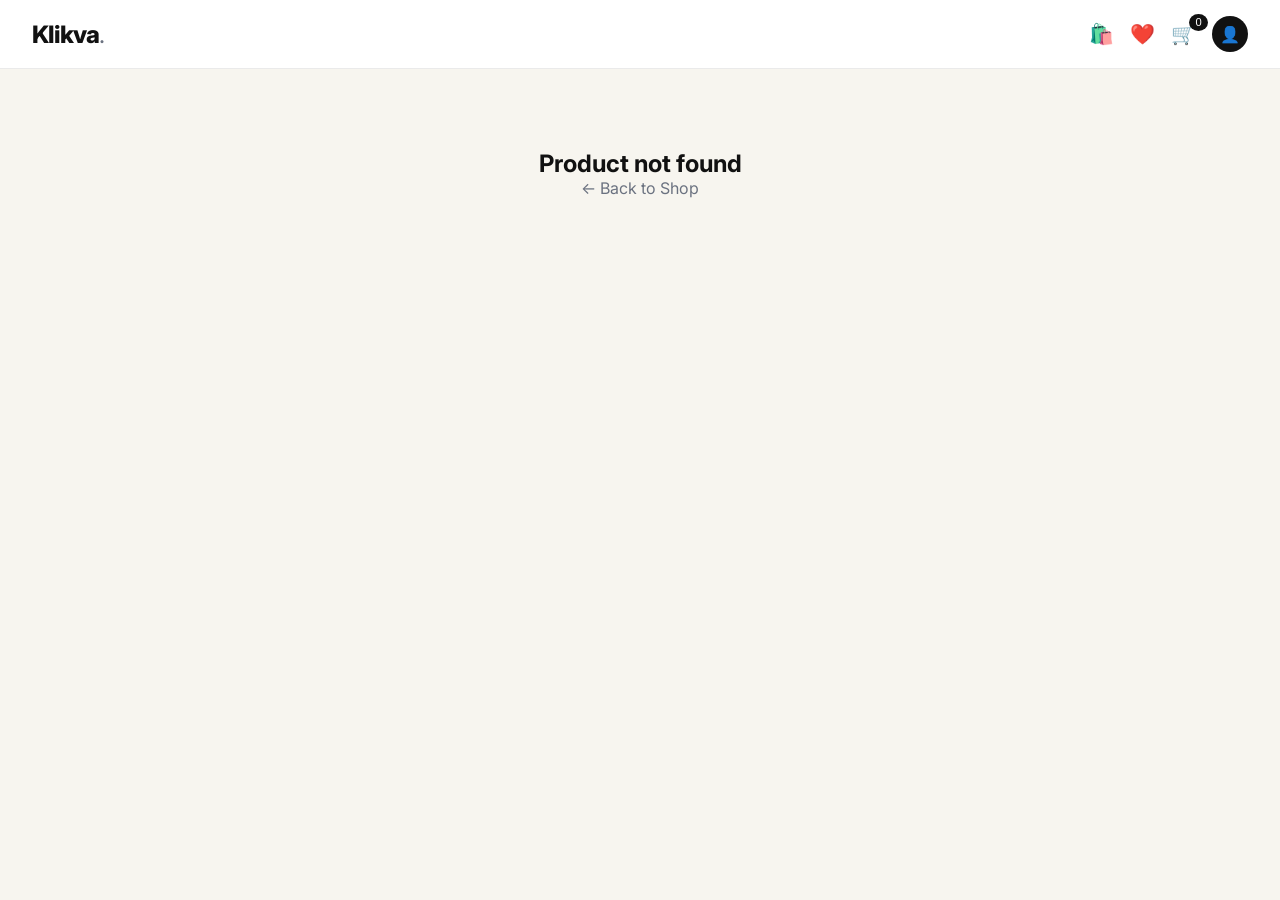
<file: product.html>
<!DOCTYPE html>
<html lang="id">
<head>
  <meta charset="UTF-8">
  <meta name="viewport" content="width=device-width, initial-scale=1.0">
  <title>Product Detail — Klikva Fashion</title>
  <link href="https://fonts.googleapis.com/css2?family=Inter:opsz,wght@14..32,300;400;500;600;700;800&display=swap" rel="stylesheet">
  <style>
    * { margin: 0; padding: 0; box-sizing: border-box; }
    body {
      background: #F7F5EF;
      font-family: 'Inter', sans-serif;
      color: #111111;
    }

    .navbar {
      background: white;
      padding: 1rem 2rem;
      display: flex;
      justify-content: space-between;
      align-items: center;
      border-bottom: 1px solid #EAEAEA;
      position: sticky;
      top: 0;
      z-index: 100;
      flex-wrap: wrap;
      gap: 1rem;
    }
    .logo {
      font-size: 1.5rem;
      font-weight: 800;
      letter-spacing: -0.04em;
      color: #111;
      text-decoration: none;
    }
    .logo span { font-weight: 400; color: #6B7280; }
    .nav-icons {
      display: flex;
      gap: 1rem;
      align-items: center;
    }
    .icon-btn {
      background: none;
      border: none;
      font-size: 1.25rem;
      cursor: pointer;
      position: relative;
    }
    .cart-count {
      position: absolute;
      top: -8px;
      right: -12px;
      background: #111;
      color: white;
      font-size: 0.7rem;
      padding: 0.15rem 0.4rem;
      border-radius: 50%;
    }
    .avatar {
      width: 36px;
      height: 36px;
      background: #111;
      border-radius: 50%;
      display: flex;
      align-items: center;
      justify-content: center;
      color: white;
      font-weight: 700;
      cursor: pointer;
    }

    .product-container {
      max-width: 1400px;
      margin: 0 auto;
      padding: 2rem;
    }
    .product-grid {
      display: grid;
      grid-template-columns: 1fr 1fr;
      gap: 3rem;
    }

    .product-gallery {
      position: relative;
    }
    .main-image {
      background: white;
      border-radius: 1.5rem;
      aspect-ratio: 1;
      display: flex;
      align-items: center;
      justify-content: center;
      font-size: 8rem;
      border: 1px solid #EAEAEA;
      margin-bottom: 1rem;
    }
    .thumbnail-grid {
      display: flex;
      gap: 0.5rem;
    }
    .thumbnail {
      width: 80px;
      height: 80px;
      background: white;
      border-radius: 1rem;
      display: flex;
      align-items: center;
      justify-content: center;
      font-size: 2rem;
      cursor: pointer;
      border: 2px solid transparent;
      transition: all 0.2s;
    }
    .thumbnail.active {
      border-color: #111;
    }
    .thumbnail:hover {
      border-color: #111;
    }

    .product-info {
      background: white;
      border-radius: 1.5rem;
      padding: 2rem;
      border: 1px solid #EAEAEA;
    }
    .product-category {
      font-size: 0.7rem;
      text-transform: uppercase;
      color: #6B7280;
      margin-bottom: 0.5rem;
    }
    .product-title {
      font-size: 1.75rem;
      font-weight: 700;
      margin-bottom: 0.5rem;
    }
    .product-rating {
      display: flex;
      align-items: center;
      gap: 0.5rem;
      margin-bottom: 1rem;
    }
    .stars {
      color: #FBBF24;
    }
    .reviews {
      font-size: 0.8rem;
      color: #6B7280;
    }
    .product-price {
      margin-bottom: 1rem;
    }
    .current-price {
      font-size: 1.75rem;
      font-weight: 800;
    }
    .old-price {
      font-size: 1rem;
      color: #9CA3AF;
      text-decoration: line-through;
      margin-left: 0.5rem;
    }
    .discount {
      background: #FEE2E2;
      color: #DC2626;
      padding: 0.2rem 0.5rem;
      border-radius: 0.5rem;
      font-size: 0.7rem;
      font-weight: 600;
      margin-left: 0.5rem;
    }
    
    .stock-info {
      display: flex;
      align-items: center;
      gap: 0.5rem;
      margin-bottom: 1.5rem;
      padding: 0.75rem;
      background: #F7F5EF;
      border-radius: 1rem;
    }
    .stock-badge {
      display: inline-block;
      padding: 0.25rem 0.75rem;
      border-radius: 2rem;
      font-size: 0.7rem;
      font-weight: 600;
    }
    .stock-high { background: #DCFCE7; color: #166534; }
    .stock-medium { background: #FEF3C7; color: #D97706; }
    .stock-low { background: #FEE2E2; color: #DC2626; }
    
    .size-section {
      margin-bottom: 1.5rem;
    }
    .size-title {
      font-size: 0.8rem;
      font-weight: 600;
      margin-bottom: 0.5rem;
    }
    .size-options {
      display: flex;
      gap: 0.5rem;
      flex-wrap: wrap;
    }
    .size-btn {
      background: white;
      border: 1.5px solid #EAEAEA;
      padding: 0.5rem 1rem;
      border-radius: 2rem;
      cursor: pointer;
      transition: all 0.2s;
    }
    .size-btn:hover, .size-btn.selected {
      background: #111;
      color: white;
      border-color: #111;
    }
    
    .quantity-section {
      margin-bottom: 1.5rem;
    }
    .quantity-selector {
      display: flex;
      align-items: center;
      gap: 1rem;
      margin-top: 0.5rem;
    }
    .qty-btn {
      width: 36px;
      height: 36px;
      border-radius: 50%;
      border: 1.5px solid #EAEAEA;
      background: white;
      cursor: pointer;
      font-size: 1.2rem;
    }
    .qty-value {
      font-size: 1.2rem;
      font-weight: 600;
      min-width: 40px;
      text-align: center;
    }
    
    .action-buttons {
      display: flex;
      flex-direction: column;
      gap: 0.75rem;
      margin-bottom: 1.5rem;
    }
    .add-to-cart-btn {
      background: #111;
      color: white;
      border: none;
      padding: 1rem;
      border-radius: 2rem;
      font-weight: 700;
      cursor: pointer;
      width: 100%;
    }
    .buy-now-btn {
      background: white;
      color: #111;
      border: 1.5px solid #111;
      padding: 1rem;
      border-radius: 2rem;
      font-weight: 700;
      cursor: pointer;
      width: 100%;
    }
    .wishlist-btn {
      background: white;
      border: 1px solid #EAEAEA;
      padding: 1rem;
      border-radius: 2rem;
      font-weight: 600;
      cursor: pointer;
      width: 100%;
      transition: all 0.2s;
    }
    .wishlist-btn:hover {
      background: #FEE2E2;
      border-color: #DC2626;
    }
    .wishlist-btn.active {
      background: #DC2626;
      border-color: #DC2626;
      color: white;
    }
    
    .product-description {
      margin-top: 2rem;
      padding-top: 1.5rem;
      border-top: 1px solid #EAEAEA;
    }
    .product-description h4 {
      margin-bottom: 0.5rem;
    }
    .product-description p {
      color: #6B7280;
      line-height: 1.6;
    }

    .review-section {
      margin-top: 2rem;
      padding-top: 1.5rem;
      border-top: 2px solid #EAEAEA;
    }
    .review-header {
      display: flex;
      justify-content: space-between;
      align-items: center;
      margin-bottom: 1.5rem;
      flex-wrap: wrap;
      gap: 1rem;
    }
    .average-rating {
      display: flex;
      align-items: center;
      gap: 1rem;
    }
    .avg-score {
      font-size: 2rem;
      font-weight: 800;
    }
    .avg-stars {
      font-size: 0.9rem;
      color: #FBBF24;
    }
    .total-reviews {
      font-size: 0.8rem;
      color: #6B7280;
    }
    .rating-stars {
      display: flex;
      gap: 0.5rem;
      margin-bottom: 0.5rem;
    }
    .star {
      font-size: 1.5rem;
      cursor: pointer;
      color: #EAEAEA;
      transition: color 0.2s;
    }
    .star.active, .star:hover {
      color: #FBBF24;
    }
    .review-form {
      background: #F7F5EF;
      border-radius: 1rem;
      padding: 1rem;
      margin-bottom: 1.5rem;
    }
    .review-form textarea {
      width: 100%;
      padding: 0.75rem;
      border: 1.5px solid #EAEAEA;
      border-radius: 1rem;
      font-family: 'Inter', sans-serif;
      resize: vertical;
      margin-top: 0.5rem;
      font-size: 0.9rem;
    }
    .review-form textarea:focus {
      outline: none;
      border-color: #111;
    }
    .submit-review-btn {
      background: #111;
      color: white;
      border: none;
      padding: 0.5rem 1.5rem;
      border-radius: 2rem;
      cursor: pointer;
      font-weight: 600;
      margin-top: 0.5rem;
      transition: all 0.2s;
    }
    .submit-review-btn:hover {
      opacity: 0.85;
      transform: scale(1.02);
    }
    .review-list {
      margin-top: 1rem;
    }
    .review-item {
      background: #F7F5EF;
      border-radius: 1rem;
      padding: 1rem;
      margin-bottom: 1rem;
    }
    .review-name {
      font-weight: 700;
      font-size: 0.8rem;
    }
    .review-rating {
      color: #FBBF24;
      font-size: 0.8rem;
    }
    .review-text {
      font-size: 0.85rem;
      color: #4B5563;
      line-height: 1.5;
      margin-bottom: 0.5rem;
    }
    .review-date {
      font-size: 0.7rem;
      color: #6B7280;
    }
    .no-reviews {
      text-align: center;
      padding: 2rem;
      color: #6B7280;
    }
    .login-to-review {
      text-align: center;
      padding: 1rem;
      background: #F7F5EF;
      border-radius: 1rem;
      margin-bottom: 1rem;
    }
    
    .back-link {
      display: inline-block;
      margin-bottom: 1.5rem;
      color: #6B7280;
      text-decoration: none;
    }
    .back-link:hover {
      color: #111;
    }
    
    .toast-msg {
      position: fixed;
      bottom: 2rem;
      left: 50%;
      transform: translateX(-50%);
      background: #111;
      color: white;
      padding: 0.75rem 1.5rem;
      border-radius: 2rem;
      font-size: 0.875rem;
      z-index: 9999;
      opacity: 0;
      transition: opacity 0.3s;
      pointer-events: none;
    }
    .toast-msg.show {
      opacity: 1;
    }

    @media (max-width: 900px) {
      .product-grid { grid-template-columns: 1fr; gap: 1.5rem; }
      .product-container { padding: 1rem; }
      .review-header { flex-direction: column; align-items: flex-start; }
    }
  </style>
</head>
<body>

<nav class="navbar">
  <a href="index.html" class="logo">Klikva<span>.</span></a>
  <div class="nav-icons">
    <button class="icon-btn" onclick="window.location.href='shop.html'">🛍️</button>
    <button class="icon-btn" onclick="window.location.href='wishlist.html'">❤️</button>
    <button class="icon-btn" onclick="window.location.href='cart.html'">
      🛒 <span class="cart-count" id="cartCount">0</span>
    </button>
    <div class="avatar" id="avatarDisplay" onclick="window.location.href='dashboard.html'">👤</div>
  </div>
</nav>

<div class="product-container" id="productContainer"></div>
<div class="toast-msg" id="toastMsg"></div>

<script>
  // ======================== STORAGE KEYS ========================
  const WISHLIST_STORAGE_KEY = 'klikva_wishlist_data';
  const REVIEWS_STORAGE_KEY = 'klikva_reviews_data';
  
  // ======================== DATA PRODUK ========================
  const products = [
    { id: 1, name: "Regular Boot Lunch Shirt - Sage Green", category: "CLOTHING", price: 795000, oldPrice: 1200000, discount: "34%", rating: 4.5, reviews: 1100, image: "👔", images: ["👔", "👕", "👔"], description: "Premium cotton shirt with regular fit. Perfect for casual and formal occasions. Made from high-quality materials.", sizes: ["S", "M", "L", "XL"], stock: 15, gender: "MEN" },
    { id: 5, name: "Premium Cotton Hoodie - Oversized", category: "CLOTHING", price: 299000, oldPrice: 499000, discount: "40%", rating: 4.7, reviews: 890, image: "🧥", images: ["🧥", "🧥", "🧥"], description: "Oversized hoodie made from premium cotton blend. Super comfortable and stylish.", sizes: ["S", "M", "L", "XL"], stock: 8, gender: "UNISEX" },
    { id: 13, name: "Plain White T-Shirt - 3 Pack", category: "CLOTHING", price: 149000, oldPrice: 249000, discount: "40%", rating: 4.6, reviews: 3200, image: "👕", images: ["👕", "👕", "👕"], description: "3-pack plain white t-shirts. 100% cotton, breathable, and comfortable for daily wear.", sizes: ["S", "M", "L", "XL"], stock: 45, gender: "MEN" },
    { id: 7, name: "Floral Summer Dress", category: "CLOTHING", price: 189000, oldPrice: 350000, discount: "46%", rating: 4.6, reviews: 2340, image: "👗", images: ["👗", "👗", "👗"], description: "Beautiful floral summer dress. Lightweight and perfect for sunny days.", sizes: ["S", "M", "L"], stock: 12, gender: "WOMEN" },
    { id: 8, name: "Minimalist Tote Bag", category: "ACCESSORIES", price: 159000, oldPrice: 299000, discount: "47%", rating: 4.5, reviews: 1200, image: "👜", images: ["👜", "👜", "👜"], description: "Minimalist tote bag made from recycled canvas. Spacious and eco-friendly.", sizes: ["One Size"], stock: 23, gender: "WOMEN" },
    { id: 6, name: "Leather Sneakers - Limited Edition", category: "SNEAKERS", price: 450000, oldPrice: 750000, discount: "40%", rating: 4.8, reviews: 560, image: "👟", images: ["👟", "👟", "👟"], description: "Limited edition leather sneakers. Premium quality with comfortable sole.", sizes: ["40", "41", "42", "43", "44"], stock: 5, gender: "MEN" }
  ];

  let currentProduct = null;
  let selectedSize = '';
  let quantity = 1;
  let selectedRating = 0;
  let currentUser = null;

  function showToast(msg) {
    const toast = document.getElementById('toastMsg');
    toast.textContent = msg;
    toast.classList.add('show');
    setTimeout(() => toast.classList.remove('show'), 2000);
  }

  function getProductIdFromUrl() {
    const params = new URLSearchParams(window.location.search);
    return parseInt(params.get('id'));
  }

  // Cart Functions
  function getCart() {
    return JSON.parse(localStorage.getItem('klikva_cart') || '[]');
  }

  function saveCart(cart) {
    localStorage.setItem('klikva_cart', JSON.stringify(cart));
    updateCartCount();
  }

  function updateCartCount() {
    const cart = getCart();
    const total = cart.reduce((sum, item) => sum + item.quantity, 0);
    const cartCountElem = document.getElementById('cartCount');
    if (cartCountElem) cartCountElem.innerText = total;
  }

  function addToCart(product, qty, size) {
    if (!currentUser) {
      if (confirm('Anda harus login terlebih dahulu. Buka halaman login?')) {
        window.location.href = 'login.html';
      }
      return false;
    }
    
    const cart = getCart();
    const existing = cart.find(item => item.id === product.id && item.size === size);
    
    if (existing) {
      existing.quantity += qty;
    } else {
      cart.push({
        id: product.id,
        name: product.name,
        price: product.price,
        image: product.image,
        quantity: qty,
        size: size
      });
    }
    
    saveCart(cart);
    return true;
  }

  function getStockClass(stock) {
    if (stock > 20) return 'stock-high';
    if (stock > 5) return 'stock-medium';
    return 'stock-low';
  }

  function getStockText(stock) {
    if (stock > 20) return 'Tersedia';
    if (stock > 5) return 'Stok terbatas';
    if (stock > 0) return 'Hampir habis!';
    return 'Stok habis';
  }

  // ======================== WISHLIST FUNCTIONS ========================
  function isInWishlist(productId) {
    if (!currentUser) return false;
    const allWishlist = JSON.parse(localStorage.getItem(WISHLIST_STORAGE_KEY) || '[]');
    return allWishlist.some(w => w.customerEmail === currentUser.email && w.productId === productId);
  }

  function toggleWishlist() {
    if (!currentUser) {
      if (confirm('Login dulu untuk menyimpan wishlist?')) {
        window.location.href = 'login.html';
      }
      return;
    }
    
    const allWishlist = JSON.parse(localStorage.getItem(WISHLIST_STORAGE_KEY) || '[]');
    const exists = allWishlist.find(w => w.customerEmail === currentUser.email && w.productId === currentProduct.id);
    const btn = document.getElementById('wishlistBtn');
    
    if (exists) {
      const newWishlist = allWishlist.filter(w => w.wishlistId !== exists.wishlistId);
      localStorage.setItem(WISHLIST_STORAGE_KEY, JSON.stringify(newWishlist));
      showToast('❤️ Dihapus dari wishlist');
      if (btn) {
        btn.classList.remove('active');
        btn.innerHTML = '❤️ Wishlist';
      }
    } else {
      const newItem = {
        wishlistId: `WL-${Date.now()}-${Math.random()}`,
        customerEmail: currentUser.email,
        customerName: currentUser.namaLengkap,
        productId: currentProduct.id,
        productName: currentProduct.name,
        productPrice: currentProduct.price,
        productImage: currentProduct.image,
        addedAt: new Date().toLocaleString('id-ID')
      };
      allWishlist.push(newItem);
      localStorage.setItem(WISHLIST_STORAGE_KEY, JSON.stringify(allWishlist));
      showToast('✅ Disimpan ke wishlist!');
      if (btn) {
        btn.classList.add('active');
        btn.innerHTML = '❤️ Saved';
      }
    }
  }

  // ======================== REVIEW FUNCTIONS ========================
  function loadReviews() {
    const allReviews = JSON.parse(localStorage.getItem(REVIEWS_STORAGE_KEY) || '[]');
    const productReviews = allReviews.filter(r => r.productId == currentProduct.id);
    
    const totalRating = productReviews.reduce((sum, r) => sum + parseInt(r.rating), 0);
    const avgRating = productReviews.length > 0 ? (totalRating / productReviews.length).toFixed(1) : 0;
    
    const avgScoreElem = document.getElementById('avgScore');
    const avgStarsElem = document.getElementById('avgStars');
    const totalReviewsElem = document.getElementById('totalReviews');
    
    if (avgScoreElem) avgScoreElem.innerHTML = avgRating;
    if (avgStarsElem) avgStarsElem.innerHTML = '★'.repeat(Math.floor(avgRating)) + '☆'.repeat(5 - Math.floor(avgRating));
    if (totalReviewsElem) totalReviewsElem.innerHTML = `${productReviews.length} ulasan`;
    
    const reviewList = document.getElementById('reviewList');
    if (!reviewList) return;
    
    if (productReviews.length === 0) {
      reviewList.innerHTML = '<div class="no-reviews">✨ Belum ada ulasan. Jadi yang pertama!</div>';
      return;
    }
    
    reviewList.innerHTML = productReviews.map(r => `
      <div class="review-item">
        <div class="review-name">${r.customerName}</div>
        <div class="review-rating">${'★'.repeat(r.rating)}${'☆'.repeat(5 - r.rating)}</div>
        <div class="review-text">${r.review}</div>
        <div class="review-date">📅 ${r.date || '-'}</div>
      </div>
    `).join('');
  }

  function renderStarRating() {
    const starsContainer = document.getElementById('ratingStars');
    if (!starsContainer) return;
    
    starsContainer.innerHTML = '';
    for (let i = 1; i <= 5; i++) {
      const star = document.createElement('span');
      star.className = `star ${selectedRating >= i ? 'active' : ''}`;
      star.innerHTML = '★';
      star.onclick = () => {
        selectedRating = i;
        renderStarRating();
      };
      starsContainer.appendChild(star);
    }
  }

  function submitReview() {
    if (!currentUser) {
      alert('Silakan login terlebih dahulu untuk memberikan review');
      window.location.href = 'login.html';
      return;
    }
    
    const reviewText = document.getElementById('reviewText')?.value.trim();
    
    if (selectedRating === 0) {
      alert('Pilih rating bintang terlebih dahulu');
      return;
    }
    
    if (!reviewText) {
      alert('Tulis review Anda terlebih dahulu');
      return;
    }
    
    const newReview = {
      reviewId: `R-${Date.now()}-${Math.random()}`,
      productId: currentProduct.id,
      productName: currentProduct.name,
      customerName: currentUser.namaLengkap,
      customerEmail: currentUser.email,
      rating: selectedRating,
      review: reviewText,
      date: new Date().toLocaleString('id-ID', { timeZone: 'Asia/Jakarta' })
    };
    
    const allReviews = JSON.parse(localStorage.getItem(REVIEWS_STORAGE_KEY) || '[]');
    allReviews.push(newReview);
    localStorage.setItem(REVIEWS_STORAGE_KEY, JSON.stringify(allReviews));
    
    alert('✅ Review terkirim! Terima kasih atas masukan Anda.');
    document.getElementById('reviewText').value = '';
    selectedRating = 0;
    renderStarRating();
    loadReviews();
  }

  function formatRupiah(angka) {
    return 'Rp ' + (angka || 0).toLocaleString('id-ID');
  }

  // ======================== RENDER PRODUCT ========================
  function renderProduct() {
    const productId = getProductIdFromUrl();
    currentProduct = products.find(p => p.id === productId);
    
    if (!currentProduct) {
      document.getElementById('productContainer').innerHTML = `
        <div style="text-align:center; padding:3rem;">
          <h2>Product not found</h2>
          <a href="shop.html" class="back-link">← Back to Shop</a>
        </div>
      `;
      return;
    }

    const stockClass = getStockClass(currentProduct.stock);
    const stockText = getStockText(currentProduct.stock);
    const isOutOfStock = currentProduct.stock === 0;
    const inWishlist = isInWishlist(currentProduct.id);

    const container = document.getElementById('productContainer');
    container.innerHTML = `
      <a href="shop.html" class="back-link">← Back to Shop</a>
      
      <div class="product-grid">
        <div class="product-gallery">
          <div class="main-image" id="mainImage">${currentProduct.image}</div>
          <div class="thumbnail-grid" id="thumbnailGrid">
            ${currentProduct.images.map((img, idx) => `
              <div class="thumbnail ${idx === 0 ? 'active' : ''}" onclick="changeMainImage(${idx})">${img}</div>
            `).join('')}
          </div>
        </div>
        
        <div class="product-info">
          <div class="product-category">${currentProduct.category} • ${currentProduct.gender}</div>
          <h1 class="product-title">${currentProduct.name}</h1>
          <div class="product-rating">
            <div class="stars">${'★'.repeat(Math.floor(currentProduct.rating))}${'☆'.repeat(5-Math.floor(currentProduct.rating))}</div>
            <div class="reviews">(${currentProduct.reviews} reviews)</div>
          </div>
          <div class="product-price">
            <span class="current-price">${formatRupiah(currentProduct.price)}</span>
            <span class="old-price">${formatRupiah(currentProduct.oldPrice)}</span>
            <span class="discount">${currentProduct.discount}</span>
          </div>
          
          <div class="stock-info">
            <span>📦 Stock:</span>
            <span class="stock-badge ${stockClass}">${stockText} (${currentProduct.stock} left)</span>
          </div>
          
          <div class="size-section">
            <div class="size-title">Select Size</div>
            <div class="size-options" id="sizeOptions">
              ${currentProduct.sizes.map(size => `
                <button class="size-btn" onclick="selectSize('${size}')">${size}</button>
              `).join('')}
            </div>
          </div>
          
          <div class="quantity-section">
            <div class="size-title">Quantity</div>
            <div class="quantity-selector">
              <button class="qty-btn" onclick="changeQuantity(-1)" ${isOutOfStock ? 'disabled' : ''}>-</button>
              <span class="qty-value" id="qtyValue">${quantity}</span>
              <button class="qty-btn" onclick="changeQuantity(1)" ${isOutOfStock ? 'disabled' : ''}>+</button>
            </div>
          </div>
          
          <div class="action-buttons">
            <button class="add-to-cart-btn" id="addToCartBtn" ${isOutOfStock ? 'disabled' : ''} onclick="handleAddToCart()">
              ${isOutOfStock ? 'Out of Stock' : 'Add to Cart'}
            </button>
            <button class="buy-now-btn" ${isOutOfStock ? 'disabled' : ''} onclick="handleBuyNow()">
              Buy Now
            </button>
            <button class="wishlist-btn ${inWishlist ? 'active' : ''}" id="wishlistBtn" onclick="toggleWishlist()">
              ${inWishlist ? '❤️ Saved' : '❤️ Wishlist'}
            </button>
          </div>
          
          <div class="product-description">
            <h4>Product Description</h4>
            <p>${currentProduct.description || 'High-quality product from Klikva. Designed with premium materials and attention to detail.'}</p>
          </div>
        </div>
      </div>
      
      <div class="review-section">
        <div class="review-header">
          <div class="average-rating">
            <span class="avg-score" id="avgScore">0</span>
            <div>
              <div class="avg-stars" id="avgStars">☆☆☆☆☆</div>
              <div class="total-reviews" id="totalReviews">0 ulasan</div>
            </div>
          </div>
        </div>
        
        ${currentUser ? `
          <div class="review-form">
            <div class="rating-stars" id="ratingStars"></div>
            <textarea id="reviewText" rows="3" placeholder="Tulis review Anda..."></textarea>
            <button class="submit-review-btn" onclick="submitReview()">Kirim Review</button>
          </div>
        ` : `
          <div class="login-to-review">
            🔐 <a href="login.html" style="color:#111; font-weight:600;">Login</a> untuk memberikan review
          </div>
        `}
        
        <div class="review-list" id="reviewList">
          <div class="no-reviews">⏳ Memuat ulasan...</div>
        </div>
      </div>
    `;
    
    if (selectedSize) {
      const sizeBtns = document.querySelectorAll('.size-btn');
      sizeBtns.forEach(btn => {
        if (btn.innerText === selectedSize) {
          btn.classList.add('selected');
        }
      });
    }
    
    renderStarRating();
    loadReviews();
  }

  function changeMainImage(index) {
    const mainImage = document.getElementById('mainImage');
    const thumbnails = document.querySelectorAll('.thumbnail');
    
    if (mainImage && currentProduct) {
      mainImage.innerHTML = currentProduct.images[index];
      thumbnails.forEach((thumb, i) => {
        if (i === index) {
          thumb.classList.add('active');
        } else {
          thumb.classList.remove('active');
        }
      });
    }
  }

  function selectSize(size) {
    selectedSize = size;
    const sizeBtns = document.querySelectorAll('.size-btn');
    sizeBtns.forEach(btn => {
      if (btn.innerText === size) {
        btn.classList.add('selected');
      } else {
        btn.classList.remove('selected');
      }
    });
  }

  function changeQuantity(delta) {
    const newQty = quantity + delta;
    if (newQty >= 1 && newQty <= currentProduct.stock) {
      quantity = newQty;
      document.getElementById('qtyValue').innerText = quantity;
    } else if (newQty > currentProduct.stock) {
      alert(`Sorry, only ${currentProduct.stock} items available in stock.`);
    }
  }

  function handleAddToCart() {
    if (!currentUser) {
      if (confirm('Anda harus login terlebih dahulu. Buka halaman login?')) {
        window.location.href = 'login.html';
      }
      return;
    }
    
    if (!selectedSize && currentProduct.sizes.length > 0 && currentProduct.sizes[0] !== 'One Size') {
      alert('Please select a size first');
      return;
    }
    
    const sizeToUse = selectedSize || (currentProduct.sizes[0] === 'One Size' ? 'One Size' : currentProduct.sizes[0]);
    addToCart(currentProduct, quantity, sizeToUse);
    
    const btn = document.getElementById('addToCartBtn');
    const originalText = btn.innerText;
    btn.innerText = '✓ Added to Cart!';
    btn.style.background = '#10B981';
    setTimeout(() => {
      btn.innerText = originalText;
      btn.style.background = '#111';
    }, 1500);
  }

  function handleBuyNow() {
    if (!currentUser) {
      if (confirm('Anda harus login terlebih dahulu. Buka halaman login?')) {
        window.location.href = 'login.html';
      }
      return;
    }
    
    if (!selectedSize && currentProduct.sizes.length > 0 && currentProduct.sizes[0] !== 'One Size') {
      alert('Please select a size first');
      return;
    }
    
    const sizeToUse = selectedSize || (currentProduct.sizes[0] === 'One Size' ? 'One Size' : currentProduct.sizes[0]);
    addToCart(currentProduct, quantity, sizeToUse);
    window.location.href = 'cart.html';
  }

  // Initialize
  const userData = localStorage.getItem('klikva_user');
  if (userData) {
    currentUser = JSON.parse(userData);
    const initial = (currentUser.namaLengkap || 'M').charAt(0).toUpperCase();
    document.getElementById('avatarDisplay').innerHTML = initial;
  }

  renderProduct();
  updateCartCount();
</script>
</body>
</html>
</file>
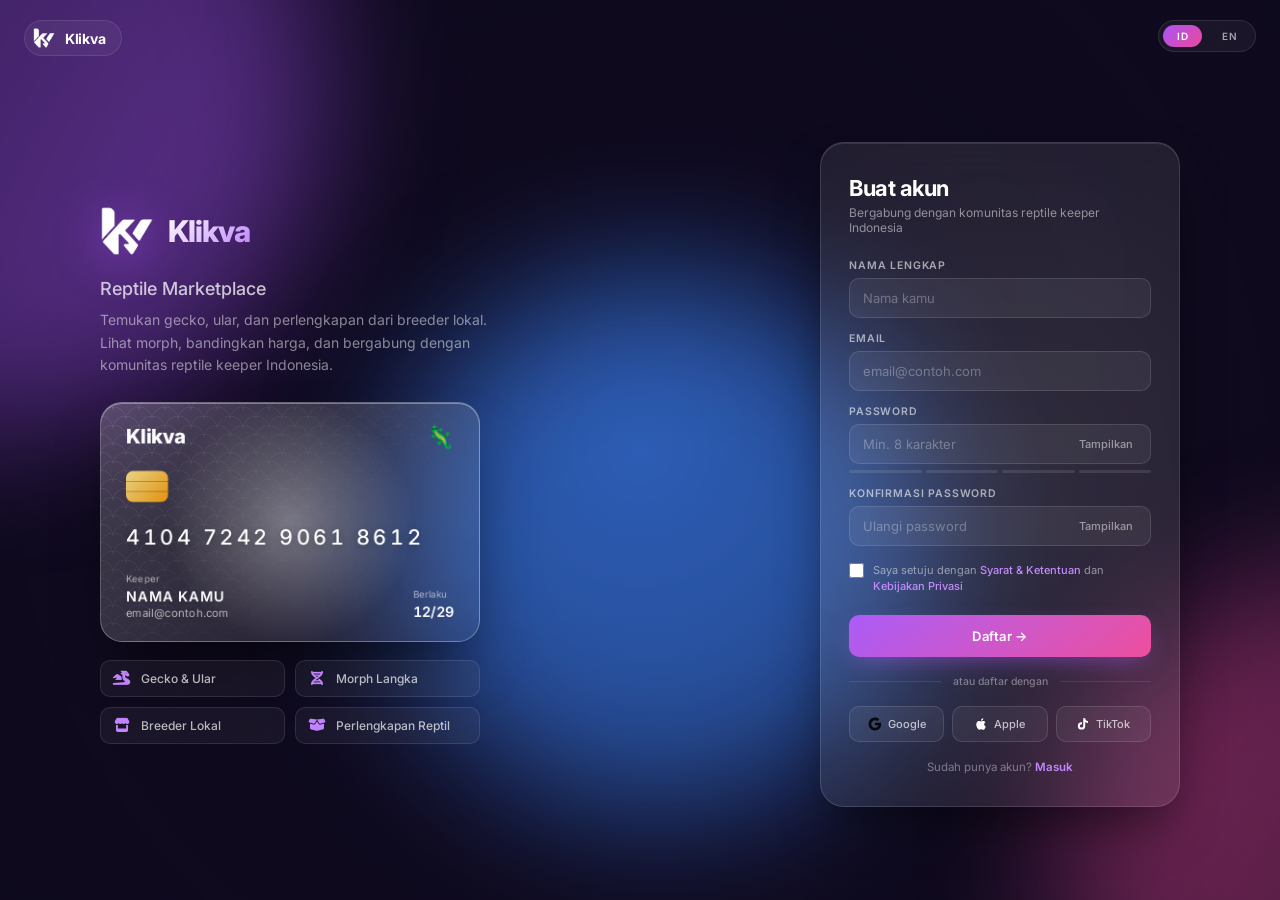
<file: registerd.html>
<!DOCTYPE html>
<html lang="id">
<head>
  <meta charset="UTF-8">
  <meta name="viewport" content="width=device-width, initial-scale=1.0">
  <title>Daftar Klikva</title>
  <link rel="icon" type="image/png" href="[data-uri]">
  <link href="https://fonts.googleapis.com/css2?family=Inter:wght@300;400;500;600;700;800;900&display=swap" rel="stylesheet">
  <style>
    * { margin: 0; padding: 0; box-sizing: border-box; }

    body {
      font-family: 'Inter', sans-serif;
      background: #0f0a1e;
      min-height: 100vh;
      display: flex;
      padding: 24px;
      position: relative;
      overflow-x: hidden;
      overflow-y: auto;
    }

    /* ═══════════════════════════════════════════
       ANIMATED LIQUID BACKGROUND
    ═══════════════════════════════════════════ */
    .liquid-bg {
      position: fixed;
      inset: 0;
      z-index: 0;
      overflow: hidden;
      pointer-events: none;
    }

    .blob-wrap {
      position: absolute;
      inset: -50%;
      animation: rotate-bg 40s linear infinite;
    }

    .blob {
      position: absolute;
      border-radius: 50%;
      filter: blur(70px);
      opacity: 0.7;
      will-change: transform;
      animation: drift 16s ease-in-out infinite alternate;
    }

    .blob-1 { width: 700px; height: 700px; background: #a855f7; top: 10%; left: 10%; }
    .blob-2 { width: 600px; height: 600px; background: #ec4899; bottom: 10%; right: 10%; animation-duration: 20s; animation-delay: -6s; }
    .blob-3 { width: 550px; height: 550px; background: #3b82f6; top: 40%; left: 40%; animation-duration: 24s; animation-delay: -12s; }

    @keyframes rotate-bg {
      from { transform: rotate(0deg); }
      to   { transform: rotate(360deg); }
    }

    @keyframes drift {
      from { transform: translate(-60px, -40px) scale(1); }
      to   { transform: translate(60px, 50px) scale(1.12); }
    }

    .liquid-bg::after {
      content: '';
      position: absolute;
      inset: 0;
      background: radial-gradient(circle at 50% 50%, transparent 0%, rgba(15, 10, 30, 0.5) 100%);
    }

    /* ═══════════════════════════════════════════
       TOP LOGO PILL
    ═══════════════════════════════════════════ */
    .top-logo {
      position: fixed; top: 20px; left: 24px;
      z-index: 10;
      display: flex; align-items: center; gap: 10px;
      padding: 6px 16px 6px 8px;
      border-radius: 20px;
      background: rgba(255, 255, 255, 0.05);
      border: 1px solid rgba(255, 255, 255, 0.1);
      backdrop-filter: blur(10px);
      -webkit-backdrop-filter: blur(10px);
      color: #fff;
      text-decoration: none;
      font-size: 14px; font-weight: 700; letter-spacing: -0.02em;
    }
    .top-logo-mark { width: 22px; height: 22px; object-fit: contain; display: block; }

    /* ═══════════════════════════════════════════
       PAGE WRAPPER
    ═══════════════════════════════════════════ */
    .page-wrapper {
      width: 100%;
      max-width: 1080px;
      margin: auto;
      padding-top: 48px;
      display: flex;
      justify-content: space-between;
      align-items: center;
      gap: 56px;
      position: relative;
      z-index: 1;
    }

    .left-side { flex: 1; min-width: 0; max-width: 520px; }
    .right-side { display: flex; justify-content: flex-end; flex-shrink: 0; width: 100%; max-width: 360px; }

    /* ═══════════════════════════════════════════
       BRAND PANEL (kiri)
    ═══════════════════════════════════════════ */
    .brand-logo { display: flex; align-items: center; gap: 14px; margin-bottom: 20px; }
    .brand-icon {
      width: 54px; height: 54px; object-fit: contain; flex-shrink: 0; display: block;
      filter: drop-shadow(0 6px 22px rgba(168, 85, 247, 0.6));
    }
    .brand-title {
      font-size: 30px; font-weight: 800; letter-spacing: -0.03em;
      background: linear-gradient(135deg, #fff 0%, #c084fc 100%);
      -webkit-background-clip: text; background-clip: text;
      -webkit-text-fill-color: transparent; color: transparent;
    }
    .brand-tagline { font-size: 18px; font-weight: 500; color: rgba(255,255,255,0.75); margin-bottom: 10px; }
    .brand-desc { font-size: 14px; line-height: 1.6; color: rgba(255,255,255,0.5); max-width: 400px; }

    .brand-features {
      display: grid; grid-template-columns: 1fr 1fr; gap: 10px;
      width: 380px; max-width: 100%;
    }
    .brand-feature {
      display: flex; align-items: center; gap: 10px;
      padding: 10px 12px;
      background: rgba(255,255,255,0.05);
      border: 1px solid rgba(255,255,255,0.1);
      border-radius: 10px;
      backdrop-filter: blur(10px); -webkit-backdrop-filter: blur(10px);
    }
    .brand-feature i { color: #c084fc; font-size: 14px; width: 18px; text-align: center; }
    .brand-feature span { font-size: 12px; font-weight: 500; color: rgba(255,255,255,0.7); }

    /* ═══════════════════════════════════════════
       3D MEMBER CARD
    ═══════════════════════════════════════════ */
    .card-stage {
      margin: 26px 0 18px;
      perspective: 1100px;
      width: 380px;
      max-width: 100%;
      animation: float 6s ease-in-out infinite;
    }

    @keyframes float {
      0%, 100% { translate: 0 0; }
      50%      { translate: 0 -10px; }
    }

    .member-card {
      --gx: 50%;
      --gy: 50%;
      position: relative;
      width: 100%;
      aspect-ratio: 1.586 / 1;
      border-radius: 22px;
      transform-style: preserve-3d;
      transform: rotateX(0deg) rotateY(0deg);
      will-change: transform;
      box-shadow: 0 30px 60px -20px rgba(0, 0, 0, 0.6);
    }

    .mc-glass {
      position: absolute; inset: 0;
      border-radius: inherit;
      background: linear-gradient(135deg, rgba(255,255,255,0.22) 0%, rgba(255,255,255,0.06) 100%);
      border: 1px solid rgba(255, 255, 255, 0.28);
      backdrop-filter: blur(22px);
      -webkit-backdrop-filter: blur(22px);
      box-shadow: inset 0 1px 0 rgba(255,255,255,0.35);
    }

    .mc-scales {
      position: absolute; inset: 0;
      border-radius: inherit;
      background-image:
        radial-gradient(circle at 50% 100%, transparent 56%, rgba(255,255,255,0.13) 58%, transparent 61%),
        radial-gradient(circle at 50% 100%, transparent 56%, rgba(255,255,255,0.13) 58%, transparent 61%);
      background-size: 26px 18px;
      background-position: 0 0, 13px 9px;
      -webkit-mask-image: linear-gradient(135deg, #000 0%, transparent 70%);
      mask-image: linear-gradient(135deg, #000 0%, transparent 70%);
      pointer-events: none;
    }

    .mc-glare {
      position: absolute; inset: 0;
      border-radius: inherit;
      background: radial-gradient(circle at var(--gx) var(--gy), rgba(255,255,255,0.35) 0%, transparent 55%);
      mix-blend-mode: soft-light;
      pointer-events: none;
    }

    .mc-content {
      position: absolute; inset: 0;
      padding: 22px 26px;
      display: flex; flex-direction: column; justify-content: space-between;
      transform: translateZ(40px);
      color: #fff;
    }

    .mc-top { display: flex; align-items: center; justify-content: space-between; }
    .mc-logo { font-size: 20px; font-weight: 800; letter-spacing: -0.03em; }
    .mc-emoji { font-size: 22px; line-height: 1; }

    .mc-chip {
      width: 42px; height: 31px; border-radius: 7px;
      background: linear-gradient(135deg, #fde68a 0%, #f59e0b 100%);
      position: relative;
      opacity: 0.9;
    }
    .mc-chip::before, .mc-chip::after {
      content: ''; position: absolute; left: 0; right: 0;
      height: 1px; background: rgba(0, 0, 0, 0.25);
    }
    .mc-chip::before { top: 10px; }
    .mc-chip::after  { top: 20px; }

    .mc-number {
      font-size: clamp(16px, 2.2vw, 21px);
      font-weight: 500;
      letter-spacing: 0.14em;
      font-variant-numeric: tabular-nums;
      text-shadow: 0 2px 8px rgba(0,0,0,0.25);
    }

    .mc-bottom { display: flex; justify-content: space-between; align-items: flex-end; gap: 16px; }
    .mc-bottom > div { min-width: 0; }
    .mc-label { font-size: 9.5px; color: rgba(255, 255, 255, 0.6); margin-bottom: 3px; }
    .mc-name {
      font-size: 14px; font-weight: 600; letter-spacing: 0.06em;
      text-transform: uppercase;
      white-space: nowrap; overflow: hidden; text-overflow: ellipsis;
    }
    .mc-email {
      font-size: 11px; color: rgba(255, 255, 255, 0.65);
      white-space: nowrap; overflow: hidden; text-overflow: ellipsis;
      margin-top: 2px;
    }
    .mc-val { font-size: 14px; font-weight: 600; font-variant-numeric: tabular-nums; }

    /* ═══════════════════════════════════════════
       GLASSMORPHISM CARD (FORM)
    ═══════════════════════════════════════════ */
    .register-card {
      width: 100%;
      max-width: 360px;
      background: rgba(255, 255, 255, 0.07);
      backdrop-filter: blur(24px);
      -webkit-backdrop-filter: blur(24px);
      border-radius: 24px;
      border: 1px solid rgba(255, 255, 255, 0.15);
      padding: 32px 28px;
      position: relative;
      overflow: hidden;
      box-shadow:
        0 25px 50px -12px rgba(0, 0, 0, 0.5),
        inset 0 1px 0 rgba(255, 255, 255, 0.1);
    }

    .register-card::before {
      content: '';
      position: absolute;
      top: -50%;
      right: -50%;
      width: 200%;
      height: 200%;
      background: radial-gradient(circle, rgba(255,255,255,0.08) 0%, transparent 60%);
      pointer-events: none;
    }

    /* ═══════════════════════════════════════════
       TYPOGRAPHY
    ═══════════════════════════════════════════ */
    .card-title { font-size: 22px; font-weight: 700; color: #fff; letter-spacing: -0.5px; margin-bottom: 4px; position: relative; }
    .card-sub   { font-size: 12px; color: rgba(255, 255, 255, 0.5); margin-bottom: 24px; position: relative; }

    /* ═══════════════════════════════════════════
       FORM
    ═══════════════════════════════════════════ */
    .form-group { margin-bottom: 14px; position: relative; }

    .form-group label {
      display: block;
      font-size: 10.5px;
      font-weight: 600;
      color: rgba(255, 255, 255, 0.6);
      letter-spacing: 0.08em;
      text-transform: uppercase;
      margin-bottom: 6px;
    }

    .form-group input {
      width: 100%;
      padding: 11px 13px;
      font-family: 'Inter', sans-serif;
      font-size: 13px;
      color: #fff;
      background: rgba(255, 255, 255, 0.06);
      border: 1px solid rgba(255, 255, 255, 0.12);
      border-radius: 10px;
      outline: none;
      transition: border-color 0.2s, background 0.2s, box-shadow 0.2s;
    }

    .form-group input:focus {
      border-color: #a855f7;
      background: rgba(255, 255, 255, 0.1);
      box-shadow: 0 0 0 3px rgba(168, 85, 247, 0.15);
    }
    .form-group input.error { border-color: #ef4444; background: rgba(239, 68, 68, 0.08); }
    .form-group input::placeholder { color: rgba(255, 255, 255, 0.3); }

    /* ═══════════════════════════════════════════
       PASSWORD TOGGLE
    ═══════════════════════════════════════════ */
    .pw-wrap { position: relative; }
    .pw-wrap input { padding-right: 72px; }

    .pw-toggle {
      position: absolute; right: 10px; top: 50%; transform: translateY(-50%);
      background: none; border: none;
      color: rgba(255, 255, 255, 0.5); font-size: 11px; font-weight: 500;
      font-family: 'Inter', sans-serif; cursor: pointer;
      padding: 4px 8px; border-radius: 6px;
      transition: color 0.15s, background 0.15s;
    }
    .pw-toggle:hover { color: #fff; background: rgba(255, 255, 255, 0.1); }

    /* ═══════════════════════════════════════════
       PASSWORD STRENGTH
    ═══════════════════════════════════════════ */
    .pw-strength { display: flex; gap: 4px; margin-top: 6px; }
    .pw-strength-bar {
      flex: 1; height: 3px; border-radius: 2px;
      background: rgba(255, 255, 255, 0.1);
      transition: background 0.3s;
    }
    .pw-strength-bar.weak   { background: #ef4444; }
    .pw-strength-bar.fair   { background: #f59e0b; }
    .pw-strength-bar.good   { background: #22c55e; }
    .pw-strength-bar.strong { background: #16a34a; }

    /* ═══════════════════════════════════════════
       CHECKBOX
    ═══════════════════════════════════════════ */
    .check-row {
      display: flex; align-items: flex-start;
      gap: 9px; margin: 16px 0 20px;
      cursor: pointer; user-select: none;
    }
    .check-row input[type="checkbox"] {
      width: 15px; height: 15px;
      accent-color: #a855f7; cursor: pointer;
      flex-shrink: 0; margin-top: 1px; margin-left: 0;
    }
    .check-lbl { font-size: 11px; color: rgba(255, 255, 255, 0.5); line-height: 1.5; }
    .check-lbl a { color: #c084fc; text-decoration: none; font-weight: 500; }
    .check-lbl a:hover { text-decoration: underline; }

    /* ═══════════════════════════════════════════
       BUTTONS
    ═══════════════════════════════════════════ */
    .btn-register {
      width: 100%; padding: 13px;
      background: linear-gradient(135deg, #a855f7 0%, #ec4899 100%);
      color: #fff;
      border: none; border-radius: 10px;
      font-family: 'Inter', sans-serif;
      font-size: 13px; font-weight: 600;
      cursor: pointer;
      transition: transform 0.15s, box-shadow 0.15s, opacity 0.15s;
      letter-spacing: 0.02em;
      box-shadow: 0 8px 24px -8px rgba(168, 85, 247, 0.6);
    }
    .btn-register:hover { transform: translateY(-1px); box-shadow: 0 12px 28px -8px rgba(168, 85, 247, 0.8); }
    .btn-register:active { transform: translateY(0); }
    .btn-register:disabled { opacity: 0.6; cursor: not-allowed; transform: none; }

    /* ═══════════════════════════════════════════
       DIVIDER
    ═══════════════════════════════════════════ */
    .divider { display: flex; align-items: center; gap: 12px; margin: 18px 0; }
    .divider-line { flex: 1; height: 1px; background: rgba(255, 255, 255, 0.1); }
    .divider-text { font-size: 10.5px; color: rgba(255, 255, 255, 0.4); font-weight: 500; white-space: nowrap; }

    /* ═══════════════════════════════════════════
       SOCIAL BUTTONS
    ═══════════════════════════════════════════ */
    .social-row { display: flex; gap: 8px; }

    .btn-social {
      flex: 1; display: flex; align-items: center;
      justify-content: center; gap: 6px;
      padding: 10px 6px;
      border: 1px solid rgba(255, 255, 255, 0.12);
      border-radius: 10px;
      background: rgba(255, 255, 255, 0.05);
      font-family: 'Inter', sans-serif;
      font-size: 11px; color: rgba(255, 255, 255, 0.7); font-weight: 500;
      cursor: pointer;
      transition: border-color 0.15s, color 0.15s, background 0.15s;
    }
    .btn-social:hover { border-color: rgba(255, 255, 255, 0.3); color: #fff; background: rgba(255, 255, 255, 0.1); }
    .btn-social svg  { width: 14px; height: 14px; flex-shrink: 0; }
    .btn-social svg path { fill: currentColor; }
    .btn-social svg[viewBox="0 0 24 24"] path { fill: #fff; }
    .btn-social:first-child svg path { fill: revert; }

    /* ═══════════════════════════════════════════
       SIGN IN ROW
    ═══════════════════════════════════════════ */
    .signin-row { text-align: center; margin-top: 18px; font-size: 11.5px; color: rgba(255, 255, 255, 0.4); }
    .signin-row a { color: #c084fc; font-weight: 600; text-decoration: none; transition: color 0.15s; }
    .signin-row a:hover { color: #fff; }

    /* ═══════════════════════════════════════════
       FORM MESSAGE
    ═══════════════════════════════════════════ */
    .form-msg {
      display: none;
      padding: 11px 14px;
      border-radius: 10px;
      font-size: 11.5px;
      margin-top: 14px;
      font-weight: 500;
      text-align: center;
      line-height: 1.4;
    }
    .form-msg.ok  { display: block; background: rgba(34, 197, 94, 0.15); color: #86efac; border: 1px solid rgba(34, 197, 94, 0.3); }
    .form-msg.err { display: block; background: rgba(239, 68, 68, 0.15); color: #fca5a5; border: 1px solid rgba(239, 68, 68, 0.3); }

    /* ═══════════════════════════════════════════
       OTP
    ═══════════════════════════════════════════ */
    .otp-container { display: none; text-align: center; padding: 10px 0 5px; position: relative; }
    .otp-container.active { display: block; }

    .otp-icon  { font-size: 44px; margin-bottom: 8px; }
    .otp-title { font-size: 18px; font-weight: 700; color: #fff; margin-bottom: 6px; }
    .otp-sub   { font-size: 12px; color: rgba(255, 255, 255, 0.55); line-height: 1.6; margin-bottom: 18px; }
    .otp-sub strong { color: #fff; font-weight: 600; }

    .otp-input-group { display: flex; gap: 8px; justify-content: center; margin-bottom: 18px; }

    .otp-digit {
      width: 42px; height: 50px;
      text-align: center;
      font-size: 20px; font-weight: 700;
      font-family: 'Inter', sans-serif;
      border: 2px solid rgba(255, 255, 255, 0.15);
      border-radius: 10px;
      background: rgba(255, 255, 255, 0.05);
      outline: none;
      transition: border-color 0.15s, background 0.15s, box-shadow 0.15s;
      color: #fff;
    }
    .otp-digit:focus { border-color: #a855f7; background: rgba(255, 255, 255, 0.1); box-shadow: 0 0 0 3px rgba(168, 85, 247, 0.2); }
    .otp-digit.correct { border-color: #22c55e; background: rgba(34, 197, 94, 0.15); }
    .otp-digit.wrong   { border-color: #ef4444; background: rgba(239, 68, 68, 0.15); animation: shake 0.4s ease; }

    @keyframes shake {
      0%, 100% { transform: translateX(0); }
      25%      { transform: translateX(-6px); }
      75%      { transform: translateX(6px); }
    }

    .otp-actions { display: flex; flex-direction: column; gap: 8px; align-items: center; }

    .btn-verify-otp {
      width: 100%; padding: 12px;
      background: linear-gradient(135deg, #a855f7 0%, #ec4899 100%);
      color: #fff;
      border: none; border-radius: 10px;
      font-family: 'Inter', sans-serif;
      font-size: 13px; font-weight: 600;
      cursor: pointer;
      transition: transform 0.15s, box-shadow 0.15s, opacity 0.15s;
      box-shadow: 0 8px 24px -8px rgba(168, 85, 247, 0.6);
    }
    .btn-verify-otp:hover:not(:disabled) { transform: translateY(-1px); box-shadow: 0 12px 28px -8px rgba(168, 85, 247, 0.8); }
    .btn-verify-otp:disabled { opacity: 0.6; cursor: not-allowed; }

    .btn-resend-otp {
      background: transparent; border: none;
      color: #c084fc; font-size: 11.5px; font-weight: 600;
      cursor: pointer; font-family: 'Inter', sans-serif;
      padding: 5px 14px; border-radius: 6px;
      transition: background 0.15s, color 0.15s;
    }
    .btn-resend-otp:hover:not(:disabled) { background: rgba(168, 85, 247, 0.15); color: #fff; }
    .btn-resend-otp:disabled { opacity: 0.4; cursor: not-allowed; }

    .resend-timer   { font-size: 11px; color: rgba(255, 255, 255, 0.4); }
    .btn-back-login { margin-top: 6px; font-size: 11.5px; color: rgba(255, 255, 255, 0.5); text-decoration: none; transition: color 0.15s; display: inline-block; }
    .btn-back-login:hover { color: #c084fc; }

    /* ═══════════════════════════════════════════
       LANG SWITCHER
    ═══════════════════════════════════════════ */
    .lang-switcher {
      position: fixed; top: 20px; right: 24px;
      display: flex; gap: 6px; z-index: 10;
      background: rgba(255, 255, 255, 0.05);
      padding: 4px;
      border-radius: 20px;
      border: 1px solid rgba(255, 255, 255, 0.1);
      backdrop-filter: blur(10px);
      -webkit-backdrop-filter: blur(10px);
    }
    .lang-btn {
      background: none; border: none;
      border-radius: 20px; padding: 5px 14px;
      font-size: 10px; font-weight: 600;
      cursor: pointer; transition: all 0.15s;
      color: rgba(255, 255, 255, 0.6);
      font-family: 'Inter', sans-serif;
      letter-spacing: 0.04em;
    }
    .lang-btn.active { background: linear-gradient(135deg, #a855f7 0%, #ec4899 100%); color: #fff; }
    .lang-btn:hover:not(.active) { color: #fff; }

    /* ═══════════════════════════════════════════
       KEYBOARD FOCUS
    ═══════════════════════════════════════════ */
    .btn-register:focus-visible, .btn-verify-otp:focus-visible, .btn-social:focus-visible,
    .btn-resend-otp:focus-visible, .pw-toggle:focus-visible, .lang-btn:focus-visible,
    .top-logo:focus-visible, .signin-row a:focus-visible, .check-lbl a:focus-visible {
      outline: 2px solid #c084fc;
      outline-offset: 2px;
    }

    /* ═══════════════════════════════════════════
       SPINNER
    ═══════════════════════════════════════════ */
    .spinner {
      display: inline-block;
      width: 12px; height: 12px;
      border: 2px solid rgba(255,255,255,0.3);
      border-top-color: #fff;
      border-radius: 50%;
      animation: spin 0.7s linear infinite;
      vertical-align: middle;
      margin-right: 6px;
    }
    @keyframes spin { to { transform: rotate(360deg); } }

    /* ═══════════════════════════════════════════
       RESPONSIVE
    ═══════════════════════════════════════════ */
    @media (max-width: 960px) {
      .left-side { display: none; }
      .page-wrapper { max-width: 380px; justify-content: center; }
      .right-side { justify-content: center; max-width: none; }
    }

    @media (max-width: 900px) {
      .blob-1, .blob-2, .blob-3 { filter: blur(60px); opacity: 0.6; }
    }

    @media (max-width: 680px) {
      .register-card { max-width: 100%; padding: 28px 22px; }
      .otp-digit     { width: 38px; height: 44px; font-size: 18px; }
      .lang-switcher { top: 16px; right: 16px; }
      .top-logo      { top: 16px; left: 16px; }
      .page-wrapper  { padding-top: 56px; }
    }

    @media (prefers-reduced-motion: reduce) {
      .blob-wrap, .blob, .card-stage { animation: none; }
    }
  </style>
  <link rel="stylesheet" href="https://cdnjs.cloudflare.com/ajax/libs/font-awesome/6.5.0/css/all.min.css">
</head>
<body>

  <!-- ANIMATED LIQUID BACKGROUND -->
  <div class="liquid-bg">
    <div class="blob-wrap">
      <div class="blob blob-1"></div>
      <div class="blob blob-2"></div>
      <div class="blob blob-3"></div>
    </div>
  </div>

  <!-- Logo -->
  <a href="index.html" class="top-logo" aria-label="Klikva">
    <img class="top-logo-mark" src="[data-uri]" alt="">
    Klikva
  </a>

  <!-- Language Switcher -->
  <div class="lang-switcher">
    <button class="lang-btn active" data-lang="id">ID</button>
    <button class="lang-btn" data-lang="en">EN</button>
  </div>

  <div class="page-wrapper">

    <!-- LEFT: hero + member card -->
    <div class="left-side">
      <div class="brand-logo">
        <img class="brand-icon" src="[data-uri]" alt="Klikva">
        <span class="brand-title">Klikva</span>
      </div>
      <h2 class="brand-tagline" data-i18n="brand_tagline">Reptile Marketplace</h2>
      <p class="brand-desc" data-i18n="brand_desc">Temukan gecko, ular, dan perlengkapan dari breeder lokal. Lihat morph, bandingkan harga, dan bergabung dengan komunitas reptile keeper Indonesia.</p>

      <div class="card-stage" aria-hidden="true">
        <div class="member-card" id="memberCard">
          <div class="mc-glass"></div>
          <div class="mc-scales"></div>
          <div class="mc-glare"></div>
          <div class="mc-content">
            <div class="mc-top">
              <span class="mc-logo">Klikva</span>
              <span class="mc-emoji">🦎</span>
            </div>
            <div class="mc-chip"></div>
            <div class="mc-number" id="mcNumber">0000 0000 0000 0000</div>
            <div class="mc-bottom">
              <div>
                <div class="mc-label" data-i18n="card_holder">Nama anggota</div>
                <div class="mc-name" id="mcName">Nama kamu</div>
                <div class="mc-email" id="mcEmail">email@contoh.com</div>
              </div>
              <div>
                <div class="mc-label" data-i18n="card_valid">Berlaku</div>
                <div class="mc-val" id="mcValid">00/00</div>
              </div>
            </div>
          </div>
        </div>
      </div>
      <div class="brand-features">
        <div class="brand-feature"><i class="fas fa-dragon"></i><span data-i18n="feat1">Gecko & Ular</span></div>
        <div class="brand-feature"><i class="fas fa-dna"></i><span data-i18n="feat2">Morph Langka</span></div>
        <div class="brand-feature"><i class="fas fa-store"></i><span data-i18n="feat3">Breeder Lokal</span></div>
        <div class="brand-feature"><i class="fas fa-box-open"></i><span data-i18n="feat4">Perlengkapan Reptil</span></div>
      </div>
    </div>

    <!-- RIGHT: form -->
    <div class="right-side">
      <div class="register-card">

        <!-- ══ REGISTER FORM ══ -->
        <div id="registerFormContainer">
          <div class="card-title" data-i18n="reg_card_title">Buat akun</div>
          <div class="card-sub"   data-i18n="reg_card_sub">Bergabung dengan komunitas reptile keeper Indonesia</div>

          <form id="registerForm" novalidate>
            <div class="form-group">
              <label data-i18n="reg_name_label">Nama Lengkap</label>
              <input type="text" id="nameInput" placeholder="Nama kamu" autocomplete="name" required>
            </div>
            <div class="form-group">
              <label data-i18n="reg_email_label">Email</label>
              <input type="email" id="emailInput" placeholder="email@contoh.com" autocomplete="email" required>
            </div>
            <div class="form-group">
              <label data-i18n="reg_pw_label">Password</label>
              <div class="pw-wrap">
                <input type="password" id="pw1Input" placeholder="Min. 8 karakter" autocomplete="new-password" required>
                <button type="button" class="pw-toggle" data-target="pw1Input" data-i18n-show="pw_show" data-i18n-hide="pw_hide">Tampilkan</button>
              </div>
              <div class="pw-strength" id="pwStrength" aria-hidden="true">
                <div class="pw-strength-bar" id="pb1"></div>
                <div class="pw-strength-bar" id="pb2"></div>
                <div class="pw-strength-bar" id="pb3"></div>
                <div class="pw-strength-bar" id="pb4"></div>
              </div>
            </div>
            <div class="form-group">
              <label data-i18n="reg_pw2_label">Konfirmasi Password</label>
              <div class="pw-wrap">
                <input type="password" id="pw2Input" placeholder="Ulangi password" autocomplete="new-password" required>
                <button type="button" class="pw-toggle" data-target="pw2Input" data-i18n-show="pw_show" data-i18n-hide="pw_hide">Tampilkan</button>
              </div>
            </div>
            <label class="check-row">
              <input type="checkbox" id="agreeCheck" required>
              <span class="check-lbl" data-i18n="reg_agree">Saya setuju dengan <a href="#">Syarat & Ketentuan</a> dan <a href="#">Kebijakan Privasi</a></span>
            </label>
            <button type="submit" class="btn-register" id="registerBtn">
              <span data-i18n="reg_btn">Daftar →</span>
            </button>

            <div class="divider">
              <div class="divider-line"></div>
              <span class="divider-text" data-i18n="reg_or">atau daftar dengan</span>
              <div class="divider-line"></div>
            </div>

            <div class="social-row">
              <button type="button" class="btn-social" onclick="socialAlert('google')">
                <svg viewBox="0 0 24 24"><path d="M22.56 12.25c0-.78-.07-1.53-.2-2.25H12v4.26h5.92c-.26 1.37-1.04 2.53-2.21 3.31v2.77h3.57c2.08-1.92 3.28-4.74 3.28-8.09z" fill="#4285F4"/><path d="M12 23c2.97 0 5.46-.98 7.28-2.66l-3.57-2.77c-.98.66-2.23 1.06-3.71 1.06-2.86 0-5.29-1.93-6.16-4.53H2.18v2.84C3.99 20.53 7.7 23 12 23z" fill="#34A853"/><path d="M5.84 14.09c-.22-.66-.35-1.36-.35-2.09s.13-1.43.35-2.09V7.07H2.18C1.43 8.55 1 10.22 1 12s.43 3.45 1.18 4.93l3.66-2.84z" fill="#FBBC05"/><path d="M12 5.38c1.62 0 3.06.56 4.21 1.64l3.15-3.15C17.45 2.09 14.97 1 12 1 7.7 1 3.99 3.47 2.18 7.07l3.66 2.84c.87-2.6 3.3-4.53 6.16-4.53z" fill="#EA4335"/></svg>
                Google
              </button>
              <button type="button" class="btn-social" onclick="socialAlert('apple')">
                <svg viewBox="0 0 24 24" fill="currentColor"><path d="M18.71 19.5c-.83 1.24-1.71 2.45-3.05 2.47-1.34.03-1.77-.79-3.29-.79-1.53 0-2 .77-3.27.82-1.31.05-2.3-1.32-3.14-2.53C4.25 17 2.94 12.45 4.7 9.39c.87-1.52 2.43-2.48 4.12-2.51 1.28-.02 2.5.87 3.29.87.78 0 2.26-1.07 3.8-.91.65.03 2.47.26 3.64 1.98-.09.06-2.17 1.28-2.15 3.81.03 3.02 2.65 4.03 2.68 4.04-.03.07-.42 1.44-1.38 2.83M13 3.5c.73-.83 1.94-1.46 2.94-1.5.13 1.17-.34 2.35-1.04 3.19-.69.85-1.83 1.51-2.95 1.42-.15-1.15.41-2.35 1.05-3.11z"/></svg>
                Apple
              </button>
              <button type="button" class="btn-social" onclick="socialAlert('tiktok')">
                <svg viewBox="0 0 24 24" fill="currentColor"><path d="M19.59 6.69a4.83 4.83 0 01-3.77-4.25V2h-3.45v13.67a2.89 2.89 0 01-2.88 2.5 2.89 2.89 0 01-2.89-2.89 2.89 2.89 0 012.89-2.89c.28 0 .54.04.79.1V9.01a6.27 6.27 0 00-.79-.05A6.34 6.34 0 003.15 15.3a6.34 6.34 0 006.34 6.34 6.34 6.34 0 006.34-6.34V8.69a8.18 8.18 0 004.79 1.53V6.76a4.85 4.85 0 01-1.03-.07z"/></svg>
                TikTok
              </button>
            </div>

            <div class="form-msg" id="formMsg"></div>
          </form>

          <div class="signin-row">
            <span data-i18n="reg_have_account">Sudah punya akun?</span>
            <a href="login.html" data-i18n="reg_signin_link"> Masuk</a>
          </div>
        </div>

        <!-- ══ OTP CONTAINER ══ -->
        <div class="otp-container" id="otpContainer">
          <div class="otp-icon">📧</div>
          <div class="otp-title" data-i18n="otp_title">Verifikasi Email</div>
          <div class="otp-sub" id="otpSub">
            Masukkan kode 6 digit yang kami kirim ke<br>
            <strong id="otpEmailDisplay"></strong>
          </div>

          <div class="otp-input-group" id="otpInputGroup">
            <input class="otp-digit" type="text" inputmode="numeric" maxlength="1" data-index="0" autocomplete="off">
            <input class="otp-digit" type="text" inputmode="numeric" maxlength="1" data-index="1" autocomplete="off">
            <input class="otp-digit" type="text" inputmode="numeric" maxlength="1" data-index="2" autocomplete="off">
            <input class="otp-digit" type="text" inputmode="numeric" maxlength="1" data-index="3" autocomplete="off">
            <input class="otp-digit" type="text" inputmode="numeric" maxlength="1" data-index="4" autocomplete="off">
            <input class="otp-digit" type="text" inputmode="numeric" maxlength="1" data-index="5" autocomplete="off">
          </div>

          <div class="otp-actions">
            <button class="btn-verify-otp" id="verifyOtpBtn" data-i18n="otp_verify_btn">Verifikasi</button>
            <button class="btn-resend-otp" id="resendOtpBtn" data-i18n="otp_resend">Kirim ulang kode</button>
            <span class="resend-timer" id="resendTimer"></span>
            <a href="index.html" class="btn-back-login" data-i18n="otp_back">← Kembali ke Login</a>
          </div>

          <div class="form-msg" id="otpMsg"></div>
        </div>

      </div><!-- /.register-card -->
    </div><!-- /.right-side -->

  </div><!-- /.page-wrapper -->

<script>
/* =================================================================
   KONFIGURASI
================================================================= */
const SCRIPT_URL = 'https://script.google.com/macros/s/AKfycbxmwYJCnVjqFKD_dMhYsEkxKP4kR4gWyHXUcYXwpMwo990-L2bzgKzGQa5BCBCbd0Tk2w/exec';

/* =================================================================
   TERJEMAHAN
================================================================= */
const translations = {
  id: {
    reg_page_title:   'Daftar — Klikva',
    brand_tagline:    'Reptile Marketplace',
    brand_desc:       'Temukan gecko, ular, dan perlengkapan dari breeder lokal. Lihat morph, bandingkan harga, dan bergabung dengan komunitas reptile keeper Indonesia.',
    feat1:            'Gecko & Ular',
    feat2:            'Morph Langka',
    feat3:            'Breeder Lokal',
    feat4:            'Perlengkapan Reptil',
    card_holder:      'Keeper',
    card_valid:       'Berlaku',
    card_name_ph:     'Nama kamu',
    card_email_ph:    'email@contoh.com',
    reg_card_title:   'Buat akun',
    reg_card_sub:     'Bergabung dengan komunitas reptile keeper Indonesia',
    reg_name_label:   'Nama Lengkap',
    reg_email_label:  'Email',
    reg_pw_label:     'Password',
    reg_pw2_label:    'Konfirmasi Password',
    reg_agree:        'Saya setuju dengan <a href="#">Syarat & Ketentuan</a> dan <a href="#">Kebijakan Privasi</a>',
    reg_btn:          'Daftar →',
    reg_or:           'atau daftar dengan',
    reg_have_account: 'Sudah punya akun?',
    reg_signin_link:  'Masuk',
    pw_show:          'Tampilkan',
    pw_hide:          'Sembunyikan',
    msg_fill:         'Mohon isi semua kolom.',
    msg_email_invalid:'Format email tidak valid.',
    msg_pw_short:     'Password minimal 8 karakter.',
    msg_pw_mismatch:  'Konfirmasi password tidak cocok.',
    msg_agree:        'Kamu harus menyetujui syarat & ketentuan.',
    msg_exists:       'Email sudah terdaftar. Coba masuk.',
    msg_success:      '✓ Akun berhasil dibuat! Mengirim kode verifikasi...',
    msg_error:        'Terjadi kesalahan. Coba lagi.',
    msg_processing:   'Memproses...',
    otp_title:        'Verifikasi Email',
    otp_sub_prefix:   'Masukkan kode 6 digit yang kami kirim ke',
    otp_verify_btn:   'Verifikasi',
    otp_verifying:    'Memverifikasi...',
    otp_resend:       'Kirim ulang kode',
    otp_back:         '← Kembali ke Login',
    otp_sent:         '✅ Kode verifikasi dikirim ke email kamu.',
    otp_wait:         'Kirim ulang dalam {seconds} detik',
    otp_invalid:      '❌ Kode OTP salah. Periksa kembali.',
    otp_expired:      '❌ Kode OTP kadaluarsa. Minta kode baru.',
    otp_verified:     '✅ Email berhasil diverifikasi! Mengalihkan...',
    otp_error:        '❌ Gagal mengirim kode. Coba lagi.',
    otp_incomplete:   'Masukkan 6 digit kode OTP.',
    social_soon:      'Fitur ini segera hadir!',
  },
  en: {
    reg_page_title:   'Register — Klikva',
    brand_tagline:    'Reptile Marketplace',
    brand_desc:       'Find geckos, snakes, and gear from local breeders. Browse morphs, compare prices, and join the Indonesian reptile keeper community.',
    feat1:            'Geckos & Snakes',
    feat2:            'Rare Morphs',
    feat3:            'Local Breeders',
    feat4:            'Reptile Supplies',
    card_holder:      'Keeper',
    card_valid:       'Valid thru',
    card_name_ph:     'Your name',
    card_email_ph:    'email@example.com',
    reg_card_title:   'Create account',
    reg_card_sub:     "Join Indonesia's reptile keeper community",
    reg_name_label:   'Full Name',
    reg_email_label:  'Email',
    reg_pw_label:     'Password',
    reg_pw2_label:    'Confirm Password',
    reg_agree:        'I agree to the <a href="#">Terms & Conditions</a> and <a href="#">Privacy Policy</a>',
    reg_btn:          'Register →',
    reg_or:           'or sign up with',
    reg_have_account: 'Already have an account?',
    reg_signin_link:  'Sign in',
    pw_show:          'Show',
    pw_hide:          'Hide',
    msg_fill:         'Please fill in all fields.',
    msg_email_invalid:'Please enter a valid email address.',
    msg_pw_short:     'Password must be at least 8 characters.',
    msg_pw_mismatch:  'Passwords do not match.',
    msg_agree:        'You must agree to the terms and conditions.',
    msg_exists:       'Email already registered. Try signing in.',
    msg_success:      '✓ Account created! Sending verification code...',
    msg_error:        'Something went wrong. Please try again.',
    msg_processing:   'Processing...',
    otp_title:        'Verify Your Email',
    otp_sub_prefix:   'Enter the 6-digit code we sent to',
    otp_verify_btn:   'Verify',
    otp_verifying:    'Verifying...',
    otp_resend:       'Resend code',
    otp_back:         '← Back to Login',
    otp_sent:         '✅ Verification code sent to your email.',
    otp_wait:         'Resend in {seconds} seconds',
    otp_invalid:      '❌ Incorrect OTP code. Please check again.',
    otp_expired:      '❌ OTP code has expired. Request a new one.',
    otp_verified:     '✅ Email verified! Redirecting...',
    otp_error:        '❌ Failed to send code. Please try again.',
    otp_incomplete:   'Please enter the full 6-digit code.',
    social_soon:      'This feature is coming soon!',
  }
};

/* =================================================================
   STATE
================================================================= */
let currentLang     = localStorage.getItem('klikva_lang') || 'id';
let resendCooldown  = 0;
let resendInterval  = null;
let registeredEmail = '';
let registeredName  = '';

/* =================================================================
   I18N
================================================================= */
function t(key, params = {}) {
  let text = (translations[currentLang] || translations.id)[key] || key;
  Object.keys(params).forEach(k => { text = text.replace(`{${k}}`, params[k]); });
  return text;
}

function translatePage() {
  document.title = t('reg_page_title');

  document.querySelectorAll('[data-i18n]').forEach(el => {
    const key = el.getAttribute('data-i18n');
    if (el.tagName === 'INPUT') { el.placeholder = t(key); return; }
    el.innerHTML = t(key);
  });

  document.querySelectorAll('.pw-toggle').forEach(btn => {
    const inp = document.getElementById(btn.dataset.target);
    if (inp) btn.textContent = inp.type === 'password' ? t('pw_show') : t('pw_hide');
  });

  document.querySelectorAll('.lang-btn').forEach(btn => {
    btn.classList.toggle('active', btn.dataset.lang === currentLang);
  });

  const otpSub = document.getElementById('otpSub');
  if (otpSub && registeredEmail) {
    otpSub.innerHTML = t('otp_sub_prefix') + '<br><strong>' + registeredEmail + '</strong>';
  }

  updateMemberCard();
}

function setLanguage(lang) {
  if (!translations[lang]) return;
  currentLang = lang;
  localStorage.setItem('klikva_lang', lang);
  translatePage();
}

/* =================================================================
   MEMBER CARD (live preview + 3D tilt)
================================================================= */
function updateMemberCard() {
  const name  = document.getElementById('nameInput').value.trim();
  const email = document.getElementById('emailInput').value.trim();
  document.getElementById('mcName').textContent  = name  || t('card_name_ph');
  document.getElementById('mcEmail').textContent = email || t('card_email_ph');
}

function setupMemberCardInfo() {
  // Nomor anggota acak (dekoratif saja, tidak dikirim ke server)
  const arr = new Uint8Array(16);
  (window.crypto || window.msCrypto).getRandomValues(arr);
  const digits = Array.from(arr, n => n % 10).join('');
  document.getElementById('mcNumber').textContent = digits.replace(/(\d{4})(?=\d)/g, '$1 ');

  const d  = new Date();
  const mm = String(d.getMonth() + 1).padStart(2, '0');
  const yy = String((d.getFullYear() + 3) % 100).padStart(2, '0');
  document.getElementById('mcValid').textContent = mm + '/' + yy;

  document.getElementById('nameInput').addEventListener('input', updateMemberCard);
  document.getElementById('emailInput').addEventListener('input', updateMemberCard);
}

function setupCardTilt() {
  const card = document.getElementById('memberCard');
  if (!card) return;
  if (window.matchMedia('(prefers-reduced-motion: reduce)').matches) return;

  const MAX = 28;           // total rentang derajat kemiringan
  let tx = 0, ty = 0;       // target
  let cx = 0, cy = 0;       // posisi sekarang
  let raf = null;

  function frame() {
    cx += (tx - cx) * 0.12;
    cy += (ty - cy) * 0.12;
    card.style.transform = 'rotateX(' + cy.toFixed(2) + 'deg) rotateY(' + cx.toFixed(2) + 'deg)';
    card.style.setProperty('--gx', (50 + cx * 2.5).toFixed(1) + '%');
    card.style.setProperty('--gy', (50 - cy * 2.5).toFixed(1) + '%');
    if (Math.abs(tx - cx) > 0.02 || Math.abs(ty - cy) > 0.02) {
      raf = requestAnimationFrame(frame);
    } else {
      raf = null;
    }
  }

  function kick() { if (!raf) raf = requestAnimationFrame(frame); }

  document.addEventListener('mousemove', function(e) {
    tx =  ((e.clientX / window.innerWidth)  - 0.5) * MAX;
    ty = -((e.clientY / window.innerHeight) - 0.5) * MAX;
    kick();
  });

  document.addEventListener('mouseleave', function() {
    tx = 0; ty = 0; kick();
  });
}

/* =================================================================
   PASSWORD STRENGTH
================================================================= */
function updatePasswordStrength(pw) {
  let score = 0;
  if (pw.length >= 8)  score++;
  if (/[A-Z]/.test(pw)) score++;
  if (/[0-9]/.test(pw)) score++;
  if (/[^A-Za-z0-9]/.test(pw)) score++;

  const cls = ['', 'weak', 'fair', 'good', 'strong'];
  for (let i = 1; i <= 4; i++) {
    const bar = document.getElementById('pb' + i);
    bar.className = 'pw-strength-bar ' + (i <= score ? cls[score] : '');
  }
}

/* =================================================================
   PASSWORD TOGGLE
================================================================= */
function setupPasswordToggles() {
  document.querySelectorAll('.pw-toggle').forEach(btn => {
    btn.addEventListener('click', function() {
      const inp = document.getElementById(this.dataset.target);
      const hidden = inp.type === 'password';
      inp.type = hidden ? 'text' : 'password';
      this.textContent = hidden ? t('pw_hide') : t('pw_show');
    });
  });
}

/* =================================================================
   SOCIAL BUTTONS
================================================================= */
function socialAlert(provider) {
  alert(t('social_soon'));
}

/* =================================================================
   FEEDBACK MESSAGES
================================================================= */
function showMsg(msg, isErr, containerId = 'formMsg') {
  const el = document.getElementById(containerId);
  if (!el) return;
  el.innerHTML = msg;
  el.className = 'form-msg ' + (isErr ? 'err' : 'ok');
  clearTimeout(el._clearTimer);
  el._clearTimer = setTimeout(() => { el.className = 'form-msg'; }, 7000);
}

function hideMsg(containerId = 'formMsg') {
  const el = document.getElementById(containerId);
  if (el) el.className = 'form-msg';
}

/* =================================================================
   JSONP HELPER
================================================================= */
function jsonpCall(params, callback) {
  const cbName = 'klikva_cb_' + Date.now() + '_' + Math.random().toString(36).substr(2, 5);

  const cleanup = () => {
    delete window[cbName];
    const s = document.getElementById(cbName);
    if (s) document.body.removeChild(s);
  };

  window[cbName] = function(data) {
    cleanup();
    callback(null, data);
  };

  const url = new URL(SCRIPT_URL);
  Object.entries(params).forEach(([k, v]) => {
    if (v !== undefined && v !== null) url.searchParams.append(k, v);
  });
  url.searchParams.append('callback', cbName);

  const script = document.createElement('script');
  script.id    = cbName;
  script.src   = url.toString();

  const timeout = setTimeout(() => {
    cleanup();
    callback(new Error('Timeout'), null);
  }, 15000);

  script.onload  = () => clearTimeout(timeout);
  script.onerror = () => {
    clearTimeout(timeout);
    cleanup();
    callback(new Error('Network error'), null);
  };

  document.body.appendChild(script);
}

/* =================================================================
   EMAIL VALIDATION
================================================================= */
function isValidEmail(email) {
  return /^[^\s@]+@[^\s@]+\.[^\s@]{2,}$/.test(email);
}

/* =================================================================
   OTP INPUT SETUP
================================================================= */
function setupOTPInputs() {
  const inputs = document.querySelectorAll('.otp-digit');

  inputs.forEach((inp, idx) => {
    inp.value = '';
    inp.className = 'otp-digit';

    inp.addEventListener('input', function() {
      this.value = this.value.replace(/[^0-9]/g, '').slice(-1);
      if (this.value && idx < inputs.length - 1) inputs[idx + 1].focus();
    });

    inp.addEventListener('keydown', function(e) {
      if (e.key === 'Backspace' && !this.value && idx > 0) {
        inputs[idx - 1].focus();
      }
      if (e.key === 'Enter') doVerifyOTP();
    });

    inp.addEventListener('paste', function(e) {
      e.preventDefault();
      const digits = (e.clipboardData || window.clipboardData)
        .getData('text').replace(/[^0-9]/g, '').slice(0, 6);
      digits.split('').forEach((d, i) => {
        if (inputs[i]) inputs[i].value = d;
      });
      const focus = Math.min(digits.length, inputs.length - 1);
      inputs[focus].focus();
    });
  });
}

function getOTPValue() {
  return Array.from(document.querySelectorAll('.otp-digit')).map(i => i.value).join('');
}

function clearOTPInputs() {
  document.querySelectorAll('.otp-digit').forEach(i => {
    i.value = '';
    i.className = 'otp-digit';
  });
  document.querySelector('.otp-digit')?.focus();
}

function setOTPStyle(state) {
  document.querySelectorAll('.otp-digit').forEach(i => {
    i.className = 'otp-digit' + (state ? ' ' + state : '');
  });
  if (state === 'wrong') {
    setTimeout(() => {
      document.querySelectorAll('.otp-digit').forEach(i => {
        i.className = 'otp-digit';
      });
    }, 1500);
  }
}

/* =================================================================
   SHOW OTP SCREEN
================================================================= */
function showOTPScreen(email) {
  registeredEmail = email;
  document.getElementById('registerFormContainer').style.display = 'none';
  document.getElementById('otpContainer').classList.add('active');

  document.getElementById('otpEmailDisplay').textContent = email;
  document.getElementById('otpSub').innerHTML =
    t('otp_sub_prefix') + '<br><strong>' + email + '</strong>';

  document.querySelectorAll('#otpContainer [data-i18n]').forEach(el => {
    if (el.id !== 'otpSub') el.innerHTML = t(el.getAttribute('data-i18n'));
  });

  setupOTPInputs();
  document.querySelector('.otp-digit')?.focus();
  sendOTPRequest(email);
}

/* =================================================================
   SEND OTP
================================================================= */
function sendOTPRequest(email) {
  jsonpCall({ action: 'sendOTP', email }, function(err, result) {
    if (err || !result) {
      showMsg(t('otp_error'), true, 'otpMsg');
      return;
    }
    if (result.success) {
      showMsg(t('otp_sent'), false, 'otpMsg');
      startResendCooldown(60);
    } else {
      showMsg(result.message || t('otp_error'), true, 'otpMsg');
    }
  });
}

/* =================================================================
   VERIFY OTP
================================================================= */
function doVerifyOTP() {
  const otp = getOTPValue();
  const btn = document.getElementById('verifyOtpBtn');

  if (otp.length !== 6) {
    showMsg(t('otp_incomplete'), true, 'otpMsg');
    return;
  }

  btn.disabled = true;
  btn.innerHTML = '<span class="spinner"></span>' + t('otp_verifying');

  jsonpCall({ action: 'verifyOTP', email: registeredEmail, otp }, function(err, result) {
    btn.disabled = false;
    btn.textContent = t('otp_verify_btn');

    if (err || !result) {
      setOTPStyle('wrong');
      showMsg(t('otp_error'), true, 'otpMsg');
      return;
    }

    if (result.success) {
      setOTPStyle('correct');
      showMsg(t('otp_verified'), false, 'otpMsg');

      localStorage.setItem('klikva_user', JSON.stringify({
        namaLengkap: registeredName,
        email: registeredEmail,
        isLoggedIn: true,
        isVerified: true
      }));

      setTimeout(() => {
  const pendingBuy = localStorage.getItem('klikva_pending_buy');
  if (pendingBuy) {
    localStorage.removeItem('klikva_pending_buy');
    window.location.href = 'shop.html';
  } else {
    window.location.href = 'index.html';
  }
}, 2000);
    } else {
      setOTPStyle('wrong');
      clearOTPInputs();
      const msg = result.message || '';
      if (msg.toLowerCase().includes('kadaluarsa') || msg.toLowerCase().includes('expired')) {
        showMsg(t('otp_expired'), true, 'otpMsg');
      } else {
        showMsg(t('otp_invalid'), true, 'otpMsg');
      }
    }
  });
}

/* =================================================================
   RESEND OTP
================================================================= */
function doResendOTP() {
  if (resendCooldown > 0) return;
  const btn = document.getElementById('resendOtpBtn');
  btn.disabled = true;

  jsonpCall({ action: 'sendOTP', email: registeredEmail }, function(err, result) {
    btn.disabled = false;
    if (err || !result || !result.success) {
      showMsg(result?.message || t('otp_error'), true, 'otpMsg');
      return;
    }
    showMsg(t('otp_sent'), false, 'otpMsg');
    clearOTPInputs();
    startResendCooldown(60);
  });
}

function startResendCooldown(seconds) {
  resendCooldown = seconds;
  const btn   = document.getElementById('resendOtpBtn');
  const timer = document.getElementById('resendTimer');
  btn.disabled = true;

  clearInterval(resendInterval);
  resendInterval = setInterval(() => {
    resendCooldown--;
    if (resendCooldown <= 0) {
      clearInterval(resendInterval);
      btn.disabled     = false;
      timer.textContent = '';
    } else {
      timer.textContent = t('otp_wait', { seconds: resendCooldown });
    }
  }, 1000);
}

/* =================================================================
   REGISTER FORM SUBMIT
================================================================= */
document.getElementById('registerForm').addEventListener('submit', function(e) {
  e.preventDefault();
  hideMsg('formMsg');

  const name  = document.getElementById('nameInput').value.trim();
  const email = document.getElementById('emailInput').value.trim().toLowerCase();
  const pw1   = document.getElementById('pw1Input').value;
  const pw2   = document.getElementById('pw2Input').value;
  const agree = document.getElementById('agreeCheck').checked;
  const btn   = document.getElementById('registerBtn');

  if (!name || !email || !pw1 || !pw2) { showMsg(t('msg_fill'), true); return; }
  if (!isValidEmail(email))            { showMsg(t('msg_email_invalid'), true); return; }
  if (pw1.length < 8)                  { showMsg(t('msg_pw_short'), true); return; }
  if (pw1 !== pw2)                     { showMsg(t('msg_pw_mismatch'), true); return; }
  if (!agree)                          { showMsg(t('msg_agree'), true); return; }

  btn.disabled = true;
  btn.innerHTML = '<span class="spinner"></span>' + t('msg_processing');

  jsonpCall({
    action:    'register',
    nama:      name,
    email:     email,
    password:  pw1,
    whatsapp:  '',
    kota:      '',
    tgl_lahir: '',
    gender:    '',
    promo_opt: 'Tidak'
  }, function(err, result) {
    btn.disabled = false;
    btn.innerHTML = '<span data-i18n="reg_btn">' + t('reg_btn') + '</span>';

    if (err || !result) {
      showMsg(t('msg_error'), true);
      return;
    }

    if (result.success) {
      registeredName  = name;
      registeredEmail = email;
      showMsg(t('msg_success'), false);
      setTimeout(() => showOTPScreen(email), 800);
    } else {
      const msg = result.message || '';
      if (msg.includes('terdaftar') || msg.toLowerCase().includes('registered')) {
        showMsg(t('msg_exists'), true);
      } else {
        showMsg(msg || t('msg_error'), true);
      }
    }
  });
});

/* =================================================================
   INIT
================================================================= */
document.addEventListener('DOMContentLoaded', function() {
  document.querySelectorAll('.lang-btn').forEach(btn => {
    btn.addEventListener('click', () => setLanguage(btn.dataset.lang));
  });

  document.getElementById('pw1Input').addEventListener('input', function() {
    updatePasswordStrength(this.value);
  });

  setupPasswordToggles();

  // FIX: sebelumnya 'doVerifyOtp' (huruf kecil) -> fungsi tidak ditemukan
  document.getElementById('verifyOtpBtn').addEventListener('click', doVerifyOTP);
  document.getElementById('resendOtpBtn').addEventListener('click', doResendOTP);

  setupMemberCardInfo();
  setupCardTilt();
  translatePage();
});
</script>
</body>
</html>
</file>
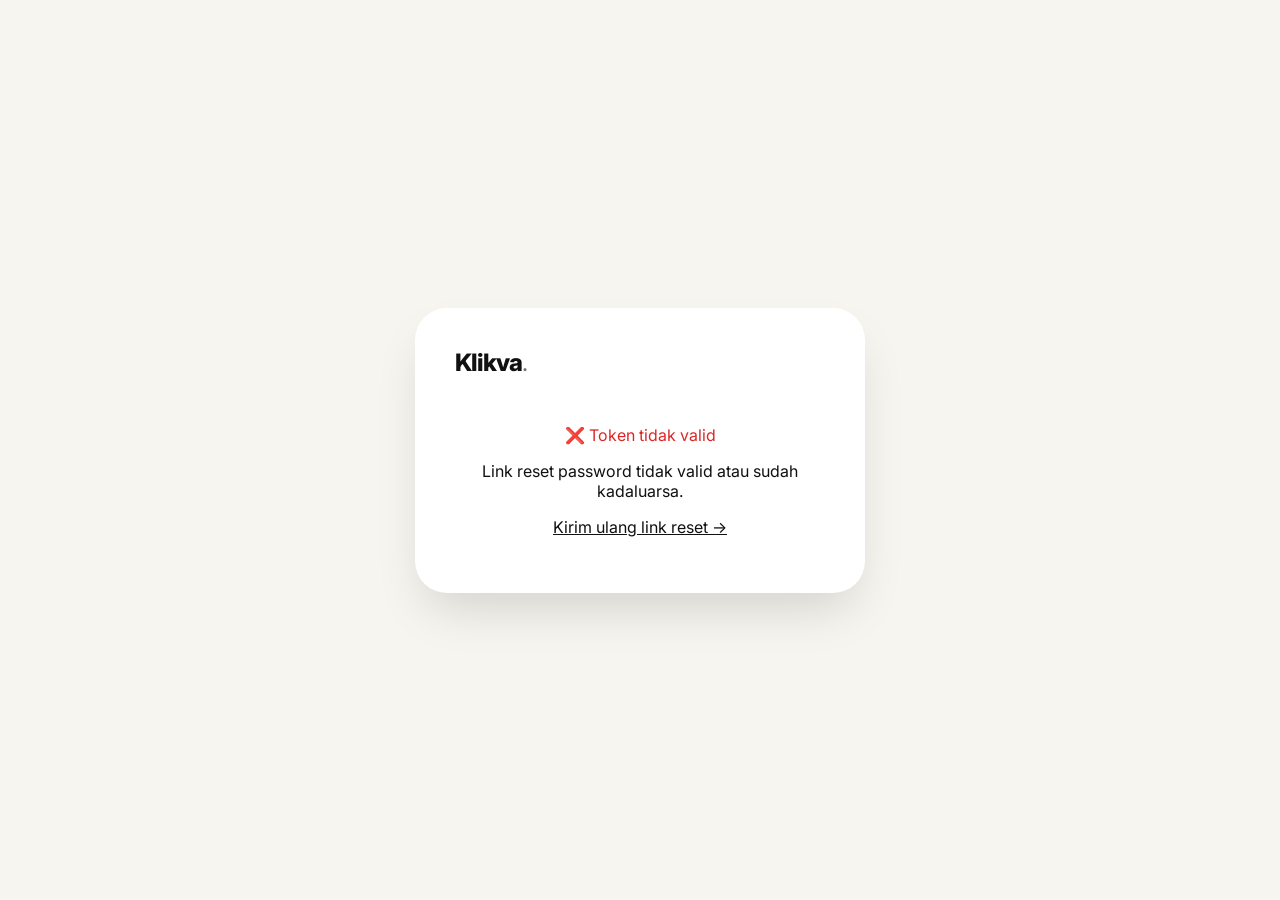
<file: reset-password.html>
<!DOCTYPE html>
<html lang="id">
<head>
  <meta charset="UTF-8">
  <meta name="viewport" content="width=device-width, initial-scale=1.0">
  <title>Reset Password — Klikva</title>
  <link href="https://fonts.googleapis.com/css2?family=Inter:opsz,wght@14..32,300;400;500;600;700;800&display=swap" rel="stylesheet">
  <style>
    * { margin: 0; padding: 0; box-sizing: border-box; }
    body {
      background: #F7F5EF;
      font-family: 'Inter', sans-serif;
      color: #111111;
      min-height: 100vh;
      display: flex;
      align-items: center;
      justify-content: center;
      padding: 2rem;
    }
    .reset-container {
      max-width: 450px;
      width: 100%;
      background: white;
      border-radius: 2rem;
      padding: 2.5rem;
      box-shadow: 0 25px 50px -12px rgba(0,0,0,0.15);
    }
    .logo {
      font-size: 1.5rem;
      font-weight: 800;
      letter-spacing: -0.04em;
      margin-bottom: 2rem;
      display: inline-block;
      color: #111;
      text-decoration: none;
    }
    .logo span { font-weight: 400; color: #6B7280; }
    h1 {
      font-size: 1.75rem;
      margin-bottom: 0.5rem;
    }
    .subtitle {
      color: #6B7280;
      margin-bottom: 2rem;
      font-size: 0.9rem;
    }
    .form-group {
      margin-bottom: 1.5rem;
    }
    .form-group label {
      display: block;
      font-size: 0.75rem;
      font-weight: 600;
      text-transform: uppercase;
      margin-bottom: 0.5rem;
      color: #111;
    }
    .form-group input {
      width: 100%;
      padding: 1rem;
      border: 1.5px solid #EAEAEA;
      border-radius: 1rem;
      font-size: 1rem;
      outline: none;
      transition: all 0.2s;
    }
    .form-group input:focus {
      border-color: #111;
    }
    .btn-primary {
      width: 100%;
      background: #111;
      color: white;
      padding: 1rem;
      border-radius: 2rem;
      font-weight: 700;
      font-size: 1rem;
      border: none;
      cursor: pointer;
      transition: all 0.2s;
      margin-top: 0.5rem;
    }
    .btn-primary:hover {
      opacity: 0.85;
      transform: scale(1.02);
    }
    .btn-primary:disabled {
      opacity: 0.5;
      cursor: not-allowed;
    }
    .back-link {
      text-align: center;
      margin-top: 1.5rem;
    }
    .back-link a {
      color: #6B7280;
      text-decoration: none;
      font-size: 0.875rem;
    }
    .message {
      padding: 0.75rem;
      border-radius: 0.75rem;
      margin-bottom: 1rem;
      font-size: 0.875rem;
      display: none;
    }
    .message.success {
      display: block;
      background: #DCFCE7;
      color: #166534;
    }
    .message.error {
      display: block;
      background: #FEE2E2;
      color: #DC2626;
    }
    .loading-spinner {
      display: inline-block;
      width: 16px;
      height: 16px;
      border: 2px solid rgba(255,255,255,0.3);
      border-radius: 50%;
      border-top-color: white;
      animation: spin 0.6s linear infinite;
      margin-right: 8px;
    }
    @keyframes spin {
      to { transform: rotate(360deg); }
    }
  </style>
</head>
<body>
<div class="reset-container" id="resetContainer">
  <a href="index.html" class="logo">Klikva<span>.</span></a>
  <div id="content">
    <!-- JS akan render di sini -->
  </div>
</div>

<script>
  const MEMBERS_API_URL = 'https://api.sheetbest.com/sheets/37e51cb6-e223-41c8-9454-cd2586557b11';
  
  function showMessage(msg, type) {
    let msgDiv = document.getElementById('message');
    if (!msgDiv) {
      msgDiv = document.createElement('div');
      msgDiv.id = 'message';
      msgDiv.className = 'message';
      document.getElementById('content').prepend(msgDiv);
    }
    msgDiv.textContent = msg;
    msgDiv.className = `message ${type}`;
    msgDiv.style.display = 'block';
    setTimeout(() => {
      if (msgDiv) {
        msgDiv.style.display = 'none';
      }
    }, 5000);
  }
  
  // Cek token valid
  function checkToken() {
    const urlParams = new URLSearchParams(window.location.search);
    const token = urlParams.get('token');
    
    if (!token) {
      document.getElementById('content').innerHTML = `
        <div style="text-align:center; padding:1rem;">
          <p style="color:#DC2626;">❌ Token tidak valid</p>
          <p style="margin-top:1rem;">Link reset password tidak valid atau sudah kadaluarsa.</p>
          <a href="forgot-password.html" style="display:inline-block; margin-top:1rem; color:#111;">Kirim ulang link reset →</a>
        </div>
      `;
      return false;
    }
    
    // Cek token di localStorage
    const resetData = localStorage.getItem('klikva_reset_token');
    if (!resetData) {
      document.getElementById('content').innerHTML = `
        <div style="text-align:center; padding:1rem;">
          <p style="color:#DC2626;">❌ Token tidak valid</p>
          <p style="margin-top:1rem;">Link reset password tidak valid atau sudah kadaluarsa.</p>
          <a href="forgot-password.html" style="display:inline-block; margin-top:1rem; color:#111;">Kirim ulang link reset →</a>
        </div>
      `;
      return false;
    }
    
    const resetObj = JSON.parse(resetData);
    if (resetObj.token !== token) {
      document.getElementById('content').innerHTML = `
        <div style="text-align:center; padding:1rem;">
          <p style="color:#DC2626;">❌ Token tidak valid</p>
          <p style="margin-top:1rem;">Link reset password tidak valid atau sudah kadaluarsa.</p>
          <a href="forgot-password.html" style="display:inline-block; margin-top:1rem; color:#111;">Kirim ulang link reset →</a>
        </div>
      `;
      return false;
    }
    
    if (Date.now() > resetObj.expired) {
      localStorage.removeItem('klikva_reset_token');
      document.getElementById('content').innerHTML = `
        <div style="text-align:center; padding:1rem;">
          <p style="color:#DC2626;">⏰ Token sudah kadaluarsa</p>
          <p style="margin-top:1rem;">Link reset password sudah kadaluarsa (1 jam).</p>
          <a href="forgot-password.html" style="display:inline-block; margin-top:1rem; color:#111;">Kirim ulang link reset →</a>
        </div>
      `;
      return false;
    }
    
    return { token, email: resetObj.email };
  }
  
  // Update password ke API
  async function updatePasswordToAPI(email, newPassword) {
    try {
      // Ambil semua data
      const response = await fetch(MEMBERS_API_URL);
      const members = await response.json();
      
      // Cari member berdasarkan email
      const member = members.find(m => m.email?.toLowerCase() === email.toLowerCase());
      if (!member) {
        return { success: false, message: 'Email tidak ditemukan' };
      }
      
      // Update password
      const updateResponse = await fetch(`${MEMBERS_API_URL}/email/${encodeURIComponent(email)}`, {
        method: 'PATCH',
        headers: { 'Content-Type': 'application/json' },
        body: JSON.stringify({ password: newPassword })
      });
      
      if (updateResponse.ok) {
        return { success: true, message: 'Password berhasil diupdate' };
      } else {
        return { success: false, message: 'Gagal update password' };
      }
    } catch (error) {
      console.error('Error updating password:', error);
      return { success: false, message: 'Koneksi error' };
    }
  }
  
  // Update password di localStorage
  function updatePasswordToLocalStorage(email, newPassword) {
    // Update di klikva_all_members
    let allMembers = JSON.parse(localStorage.getItem('klikva_all_members') || '[]');
    const memberIndex = allMembers.findIndex(m => m.email?.toLowerCase() === email.toLowerCase());
    if (memberIndex !== -1) {
      allMembers[memberIndex].password = newPassword;
      localStorage.setItem('klikva_all_members', JSON.stringify(allMembers));
    }
    
    // Update di klikva_user (jika sedang login)
    const currentUser = localStorage.getItem('klikva_user');
    if (currentUser) {
      const user = JSON.parse(currentUser);
      if (user.email?.toLowerCase() === email.toLowerCase()) {
        user.password = newPassword;
        localStorage.setItem('klikva_user', JSON.stringify(user));
      }
    }
  }
  
  async function resetPassword() {
    const newPassword = document.getElementById('newPassword').value;
    const confirmPassword = document.getElementById('confirmPassword').value;
    const btn = document.getElementById('resetBtn');
    
    if (newPassword.length < 6) {
      showMessage('Password minimal 6 karakter!', 'error');
      return;
    }
    
    if (newPassword !== confirmPassword) {
      showMessage('Password dan konfirmasi password tidak cocok!', 'error');
      return;
    }
    
    btn.disabled = true;
    btn.innerHTML = '<span class="loading-spinner"></span> Menyimpan...';
    
    try {
      const resetData = localStorage.getItem('klikva_reset_token');
      if (!resetData) {
        showMessage('Session expired. Silakan kirim ulang link reset.', 'error');
        btn.disabled = false;
        btn.innerHTML = 'Reset Password →';
        return;
      }
      
      const resetObj = JSON.parse(resetData);
      const email = resetObj.email;
      
      // Update ke API
      const apiResult = await updatePasswordToAPI(email, newPassword);
      
      if (apiResult.success) {
        // Update ke localStorage
        updatePasswordToLocalStorage(email, newPassword);
        
        // Hapus token reset
        localStorage.removeItem('klikva_reset_token');
        
        showMessage('✅ Password berhasil diubah! Mengarahkan ke halaman login...', 'success');
        
        setTimeout(() => {
          window.location.href = 'registerd.html';
        }, 2000);
      } else {
        showMessage(apiResult.message, 'error');
        btn.disabled = false;
        btn.innerHTML = 'Reset Password →';
      }
    } catch (error) {
      console.error('Error:', error);
      showMessage('Terjadi kesalahan. Silakan coba lagi.', 'error');
      btn.disabled = false;
      btn.innerHTML = 'Reset Password →';
    }
  }
  
  function renderResetForm() {
    document.getElementById('content').innerHTML = `
      <h1>Buat Password Baru</h1>
      <p class="subtitle">Masukkan password baru untuk akun Anda</p>
      <div id="message"></div>
      <div class="form-group">
        <label>Password Baru</label>
        <input type="password" id="newPassword" placeholder="Minimal 6 karakter">
      </div>
      <div class="form-group">
        <label>Konfirmasi Password</label>
        <input type="password" id="confirmPassword" placeholder="Masukkan ulang password baru">
      </div>
      <button class="btn-primary" id="resetBtn">Reset Password →</button>
      <div class="back-link">
        <a href="login.html">← Kembali ke Login</a>
      </div>
    `;
    
    document.getElementById('resetBtn').addEventListener('click', resetPassword);
    
    // Enter key support
    document.getElementById('newPassword').addEventListener('keypress', (e) => {
      if (e.key === 'Enter') resetPassword();
    });
    document.getElementById('confirmPassword').addEventListener('keypress', (e) => {
      if (e.key === 'Enter') resetPassword();
    });
  }
  
  // Initialize
  const validToken = checkToken();
  if (validToken && typeof validToken === 'object') {
    renderResetForm();
  }
</script>
</body>
</html>
</file>
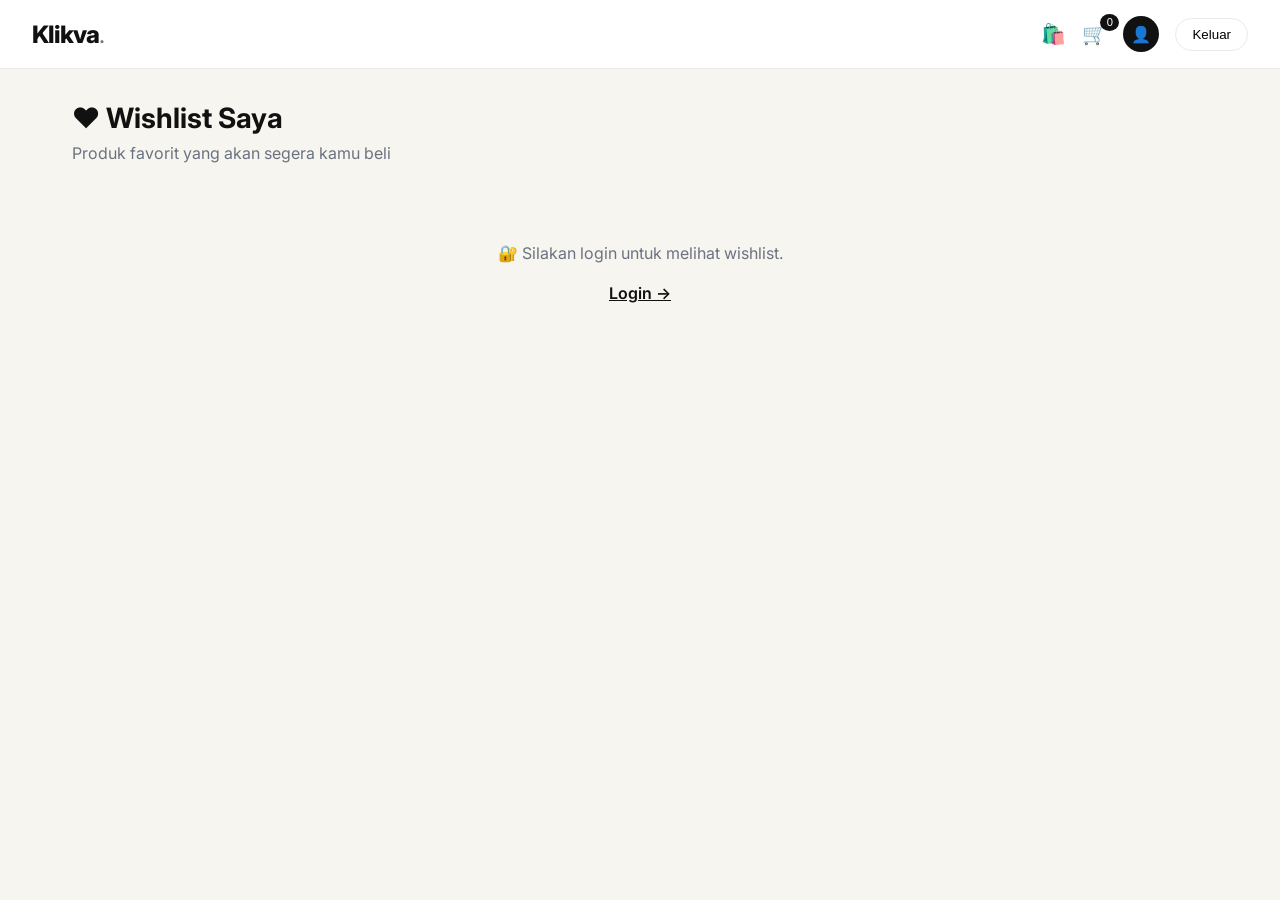
<file: wishlist.html>
<!DOCTYPE html>
<html lang="id">
<head>
  <meta charset="UTF-8">
  <meta name="viewport" content="width=device-width, initial-scale=1.0">
  <title>Wishlist — Klikva</title>
  <link href="https://fonts.googleapis.com/css2?family=Inter:opsz,wght@14..32,300;400;500;600;700;800&display=swap" rel="stylesheet">
  <style>
    * { margin: 0; padding: 0; box-sizing: border-box; }
    body { background: #F7F5EF; font-family: 'Inter', sans-serif; color: #111111; }

    .navbar {
      background: white;
      padding: 1rem 2rem;
      display: flex;
      justify-content: space-between;
      align-items: center;
      border-bottom: 1px solid #EAEAEA;
      flex-wrap: wrap;
      gap: 1rem;
    }
    .logo {
      font-size: 1.5rem;
      font-weight: 800;
      letter-spacing: -0.04em;
      color: #111;
      text-decoration: none;
    }
    .logo span { font-weight: 400; color: #6B7280; }
    .nav-icons {
      display: flex;
      gap: 1rem;
      align-items: center;
    }
    .icon-btn {
      background: none;
      border: none;
      font-size: 1.25rem;
      cursor: pointer;
      position: relative;
    }
    .cart-count {
      position: absolute;
      top: -8px;
      right: -12px;
      background: #111;
      color: white;
      font-size: 0.7rem;
      padding: 0.15rem 0.4rem;
      border-radius: 50%;
    }
    .avatar {
      width: 36px;
      height: 36px;
      background: #111;
      border-radius: 50%;
      display: flex;
      align-items: center;
      justify-content: center;
      color: white;
      font-weight: 700;
      cursor: pointer;
    }
    .logout-btn {
      background: none;
      border: 1px solid #EAEAEA;
      padding: 0.5rem 1rem;
      border-radius: 2rem;
      cursor: pointer;
      font-weight: 500;
    }

    .container {
      max-width: 1200px;
      margin: 0 auto;
      padding: 2rem;
    }
    h1 {
      font-size: 1.75rem;
      margin-bottom: 0.5rem;
    }
    .subtitle {
      color: #6B7280;
      margin-bottom: 2rem;
    }

    .wishlist-grid {
      display: grid;
      grid-template-columns: repeat(4, 1fr);
      gap: 1.5rem;
    }
    .wishlist-card {
      background: white;
      border-radius: 1rem;
      overflow: hidden;
      border: 1px solid #EAEAEA;
      transition: all 0.2s;
    }
    .wishlist-card:hover {
      transform: translateY(-4px);
      box-shadow: 0 8px 24px rgba(0,0,0,0.1);
    }
    .product-image {
      height: 200px;
      background: #F7F5EF;
      display: flex;
      align-items: center;
      justify-content: center;
      font-size: 4rem;
    }
    .product-info {
      padding: 1rem;
    }
    .product-name {
      font-weight: 700;
      margin-bottom: 0.25rem;
      font-size: 0.9rem;
      line-height: 1.3;
    }
    .product-price {
      font-weight: 800;
      font-size: 1rem;
      margin-bottom: 0.75rem;
      color: #111;
    }
    .add-to-cart-wishlist {
      width: 100%;
      background: #111;
      color: white;
      border: none;
      padding: 0.5rem;
      border-radius: 2rem;
      font-weight: 600;
      cursor: pointer;
      margin-bottom: 0.5rem;
    }
    .remove-wishlist {
      width: 100%;
      background: none;
      border: 1px solid #EAEAEA;
      padding: 0.5rem;
      border-radius: 2rem;
      font-weight: 600;
      cursor: pointer;
      transition: all 0.2s;
    }
    .remove-wishlist:hover {
      background: #FEE2E2;
      border-color: #DC2626;
      color: #DC2626;
    }
    .empty-wishlist {
      text-align: center;
      padding: 3rem;
      color: #6B7280;
    }
    .empty-wishlist a {
      color: #111;
      font-weight: 600;
    }
    .toast-msg {
      position: fixed;
      bottom: 2rem;
      left: 50%;
      transform: translateX(-50%);
      background: #111;
      color: white;
      padding: 0.75rem 1.5rem;
      border-radius: 2rem;
      font-size: 0.875rem;
      z-index: 9999;
      opacity: 0;
      transition: opacity 0.3s;
      pointer-events: none;
    }
    .toast-msg.show {
      opacity: 1;
    }

    @media (max-width: 900px) {
      .wishlist-grid { grid-template-columns: repeat(2, 1fr); }
    }
    @media (max-width: 640px) {
      .wishlist-grid { grid-template-columns: 1fr; }
      .container { padding: 1rem; }
    }
  </style>
</head>
<body>

<nav class="navbar">
  <a href="index.html" class="logo">Klikva<span>.</span></a>
  <div class="nav-icons">
    <button class="icon-btn" onclick="window.location.href='shop.html'">🛍️</button>
    <button class="icon-btn" onclick="window.location.href='cart.html'">
      🛒 <span class="cart-count" id="cartCount">0</span>
    </button>
    <div class="avatar" id="avatarDisplay" onclick="window.location.href='dashboard.html'">👤</div>
    <button class="logout-btn" id="logoutBtn">Keluar</button>
  </div>
</nav>

<div class="container">
  <h1>❤️ Wishlist Saya</h1>
  <p class="subtitle">Produk favorit yang akan segera kamu beli</p>
  <div class="wishlist-grid" id="wishlistGrid"></div>
</div>

<div class="toast-msg" id="toastMsg"></div>

<script>
  // ======================== STORAGE KEY ========================
  const WISHLIST_STORAGE_KEY = 'klikva_wishlist_data';
  
  let currentUser = null;

  function showToast(msg) {
    const toast = document.getElementById('toastMsg');
    toast.textContent = msg;
    toast.classList.add('show');
    setTimeout(() => toast.classList.remove('show'), 2000);
  }

  // Cart Functions
  function getCart() {
    return JSON.parse(localStorage.getItem('klikva_cart') || '[]');
  }

  function saveCart(cart) {
    localStorage.setItem('klikva_cart', JSON.stringify(cart));
    updateCartCount();
  }

  function updateCartCount() {
    const cart = getCart();
    const total = cart.reduce((sum, item) => sum + item.quantity, 0);
    const cartCountElem = document.getElementById('cartCount');
    if (cartCountElem) cartCountElem.innerText = total;
  }

  function addToCart(productId, productName, productPrice, productImage) {
    if (!currentUser) {
      if (confirm('Anda harus login terlebih dahulu. Buka halaman login?')) {
        window.location.href = 'login.html';
      }
      return;
    }
    
    const cart = getCart();
    const existing = cart.find(item => item.id === productId);
    
    if (existing) {
      existing.quantity++;
    } else {
      cart.push({
        id: productId,
        name: productName,
        price: productPrice,
        image: productImage,
        quantity: 1
      });
    }
    
    saveCart(cart);
    showToast('✅ Ditambahkan ke keranjang!');
  }

  // ======================== WISHLIST FUNCTIONS (LOCAL STORAGE) ========================
  function getWishlist() {
    const allWishlist = JSON.parse(localStorage.getItem(WISHLIST_STORAGE_KEY) || '[]');
    if (!currentUser) return [];
    return allWishlist.filter(w => w.customerEmail === currentUser.email);
  }

  function saveWishlistItem(product) {
    if (!currentUser) return false;
    
    const allWishlist = JSON.parse(localStorage.getItem(WISHLIST_STORAGE_KEY) || '[]');
    const exists = allWishlist.find(w => w.customerEmail === currentUser.email && w.productId === product.id);
    
    if (exists) {
      showToast('❤️ Sudah ada di wishlist');
      return false;
    }
    
    const newItem = {
      wishlistId: `WL-${Date.now()}-${Math.random()}`,
      customerEmail: currentUser.email,
      customerName: currentUser.namaLengkap,
      productId: product.id,
      productName: product.name,
      productPrice: product.price,
      productImage: product.image,
      addedAt: new Date().toLocaleString('id-ID')
    };
    
    allWishlist.push(newItem);
    localStorage.setItem(WISHLIST_STORAGE_KEY, JSON.stringify(allWishlist));
    showToast('✅ Disimpan ke wishlist!');
    return true;
  }

  function removeFromWishlist(wishlistId) {
    if (!confirm('Hapus produk dari wishlist?')) return;
    
    const allWishlist = JSON.parse(localStorage.getItem(WISHLIST_STORAGE_KEY) || '[]');
    const newWishlist = allWishlist.filter(w => w.wishlistId !== wishlistId);
    localStorage.setItem(WISHLIST_STORAGE_KEY, JSON.stringify(newWishlist));
    showToast('🗑️ Dihapus dari wishlist');
    loadWishlist();
  }

  function loadWishlist() {
    const grid = document.getElementById('wishlistGrid');
    
    if (!currentUser) {
      grid.innerHTML = `
        <div class="empty-wishlist" style="grid-column:1/-1;">
          🔐 Silakan login untuk melihat wishlist.<br><br>
          <a href="login.html">Login →</a>
        </div>
      `;
      return;
    }
    
    const myWishlist = getWishlist();
    
    if (myWishlist.length === 0) {
      grid.innerHTML = `
        <div class="empty-wishlist" style="grid-column:1/-1;">
          🛍️ Belum ada produk di wishlist.<br><br>
          <a href="shop.html">Mulai belanja →</a>
        </div>
      `;
      return;
    }
    
    grid.innerHTML = myWishlist.map(w => {
      const productNameSafe = (w.productName || 'Produk').replace(/'/g, "\\'");
      return `
        <div class="wishlist-card">
          <div class="product-image">${w.productImage || '📦'}</div>
          <div class="product-info">
            <div class="product-name">${w.productName || 'Produk'}</div>
            <div class="product-price">Rp ${parseInt(w.productPrice || 0).toLocaleString('id-ID')}</div>
            <button class="add-to-cart-wishlist" onclick="addToCart(${w.productId}, '${productNameSafe}', ${w.productPrice}, '${w.productImage}')">🛒 Add to Cart</button>
            <button class="remove-wishlist" onclick="removeFromWishlist('${w.wishlistId}')">🗑️ Hapus</button>
          </div>
        </div>
      `;
    }).join('');
  }

  // ======================== INITIALIZE ========================
  const userData = localStorage.getItem('klikva_user');
  if (userData) {
    currentUser = JSON.parse(userData);
    const initial = (currentUser.namaLengkap || 'M').charAt(0).toUpperCase();
    document.getElementById('avatarDisplay').innerHTML = initial;
  }

  // Logout
  document.getElementById('logoutBtn').onclick = () => {
    localStorage.removeItem('klikva_user');
    window.location.href = 'index.html';
  };

  // Initialize
  loadWishlist();
  updateCartCount();
</script>
</body>
</html>
</file>
